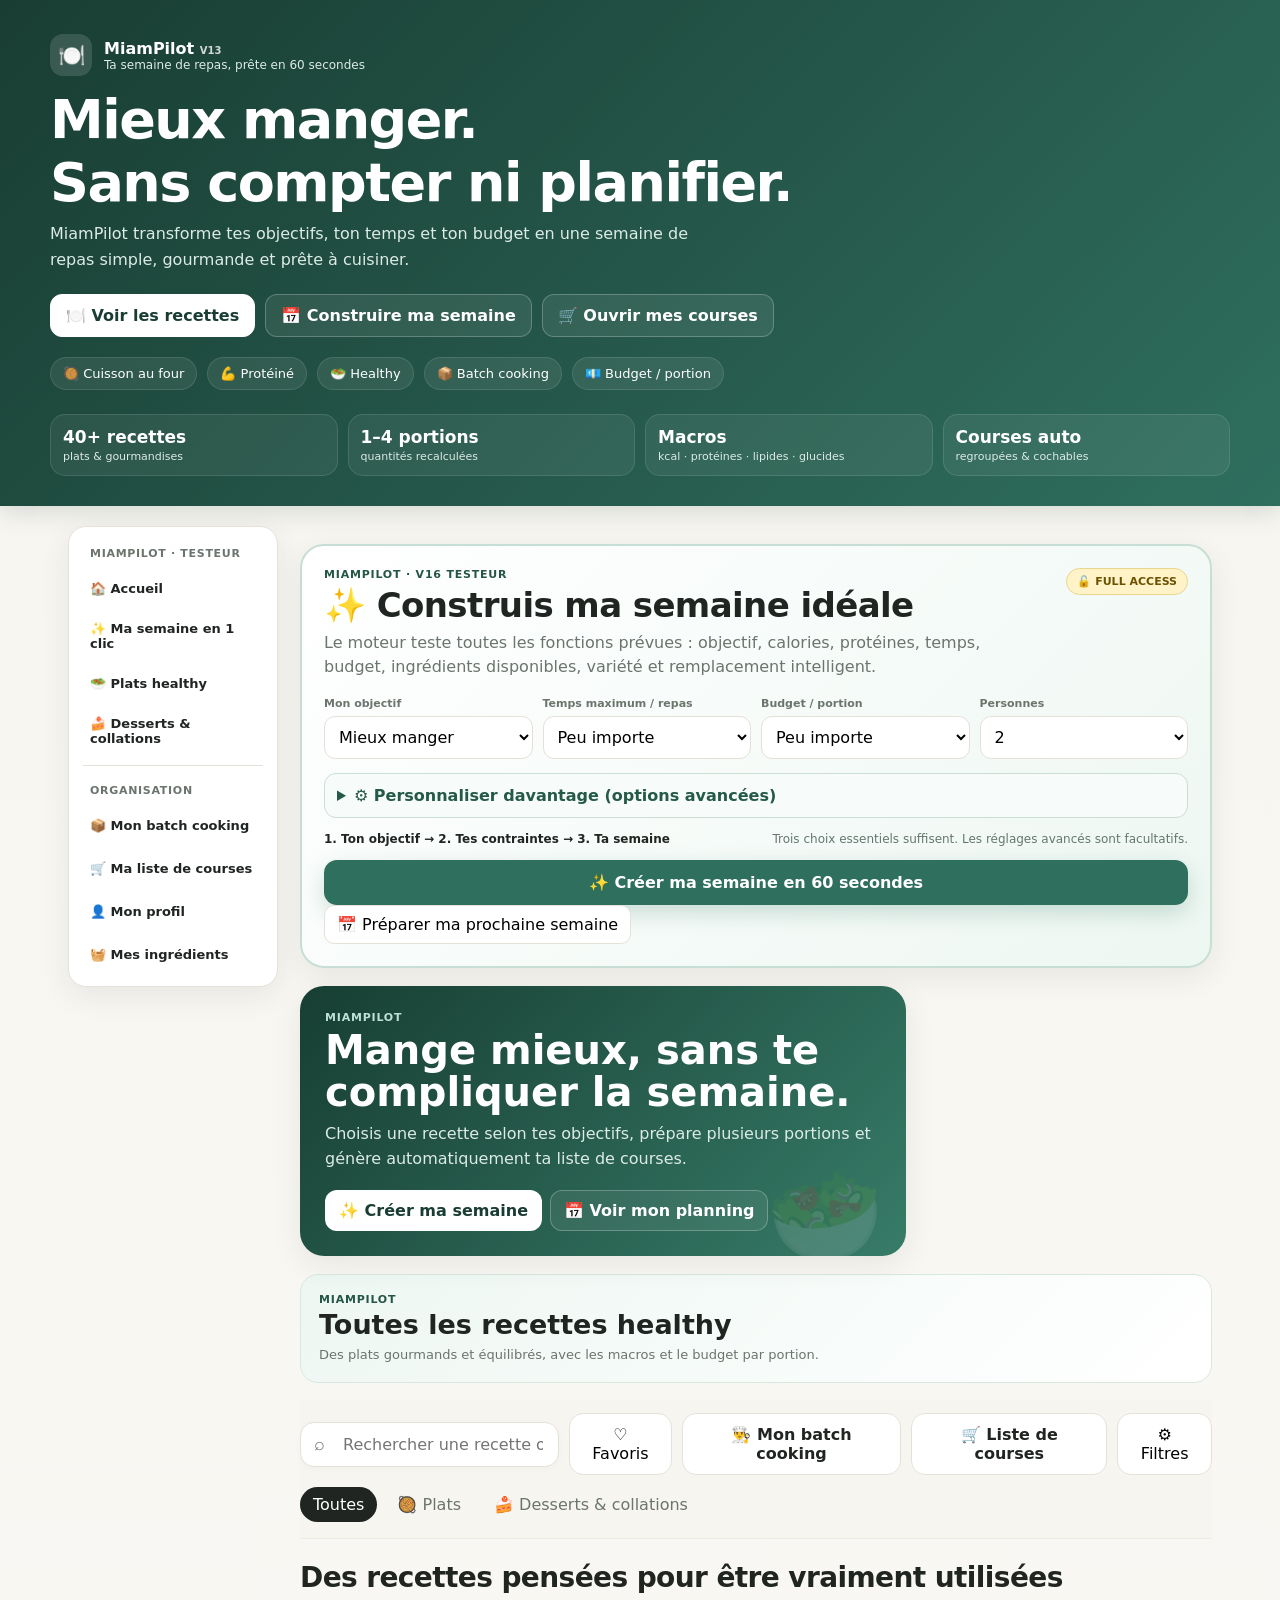
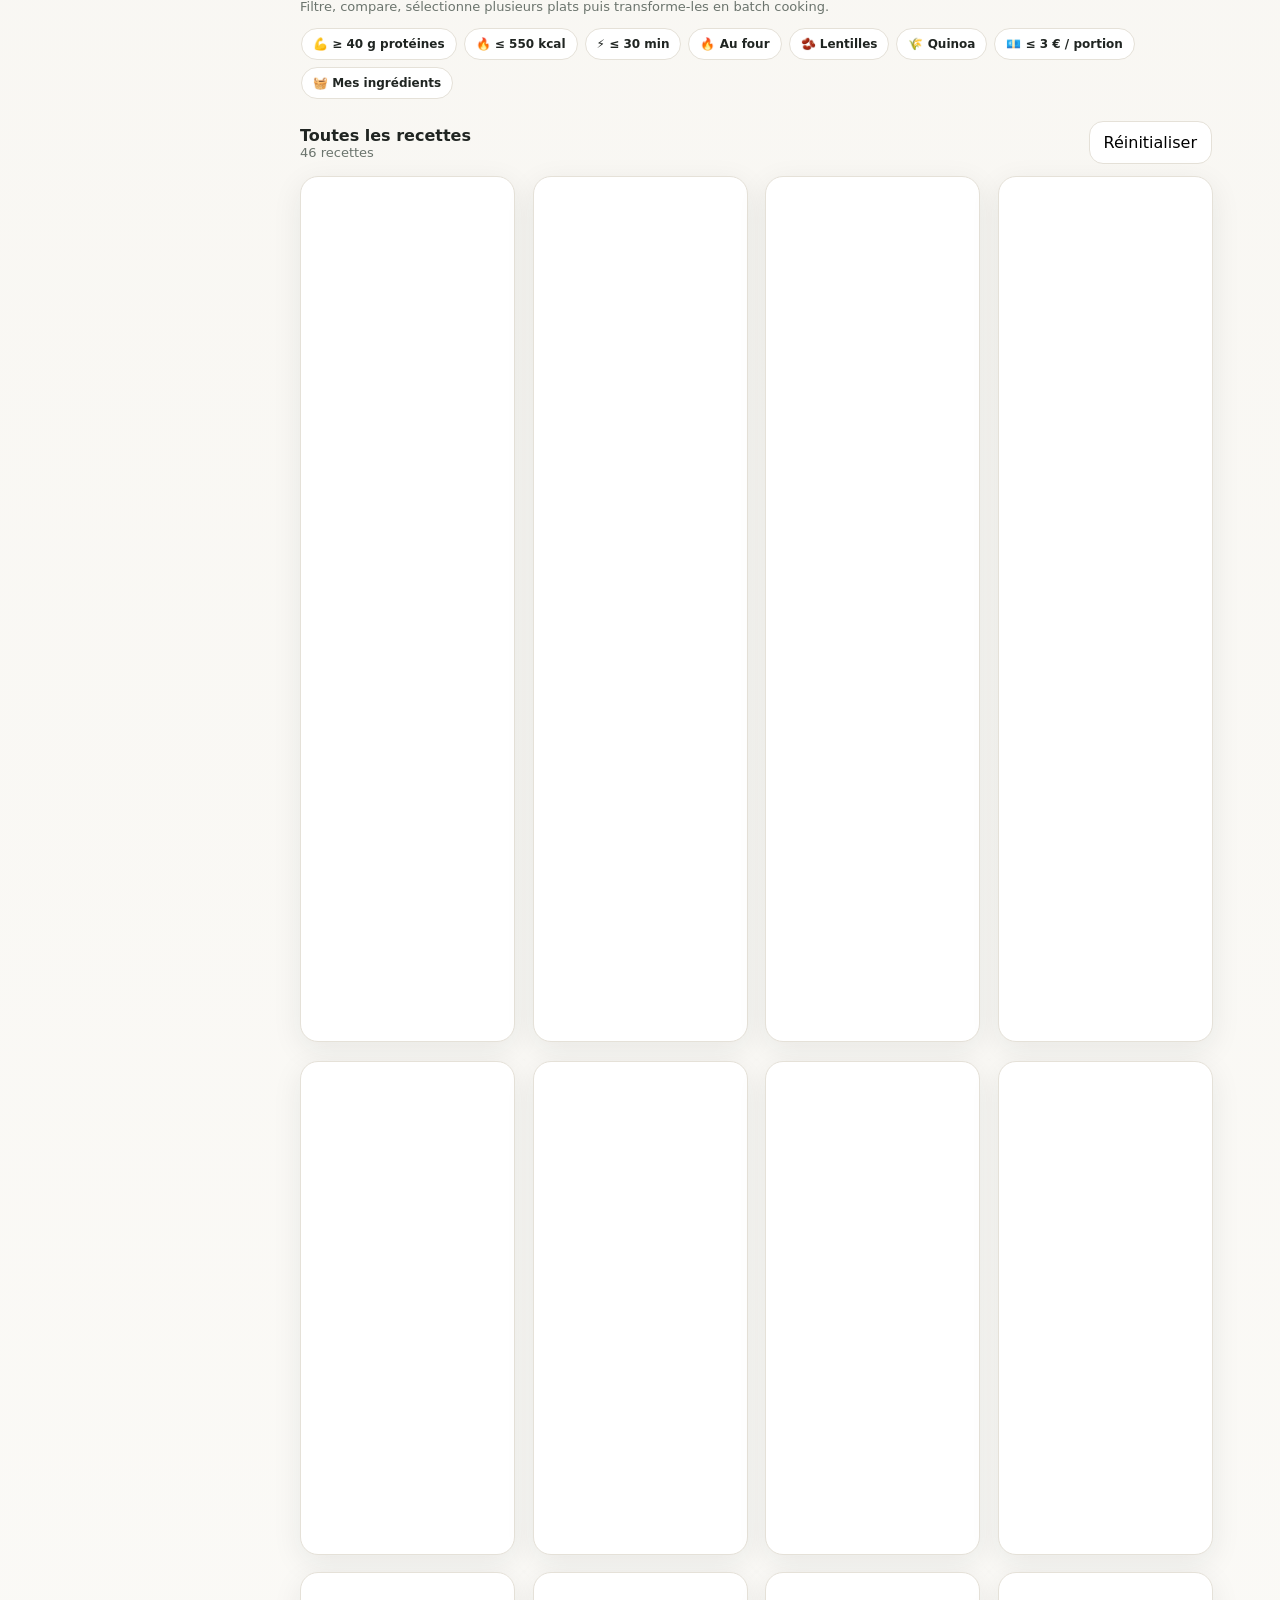
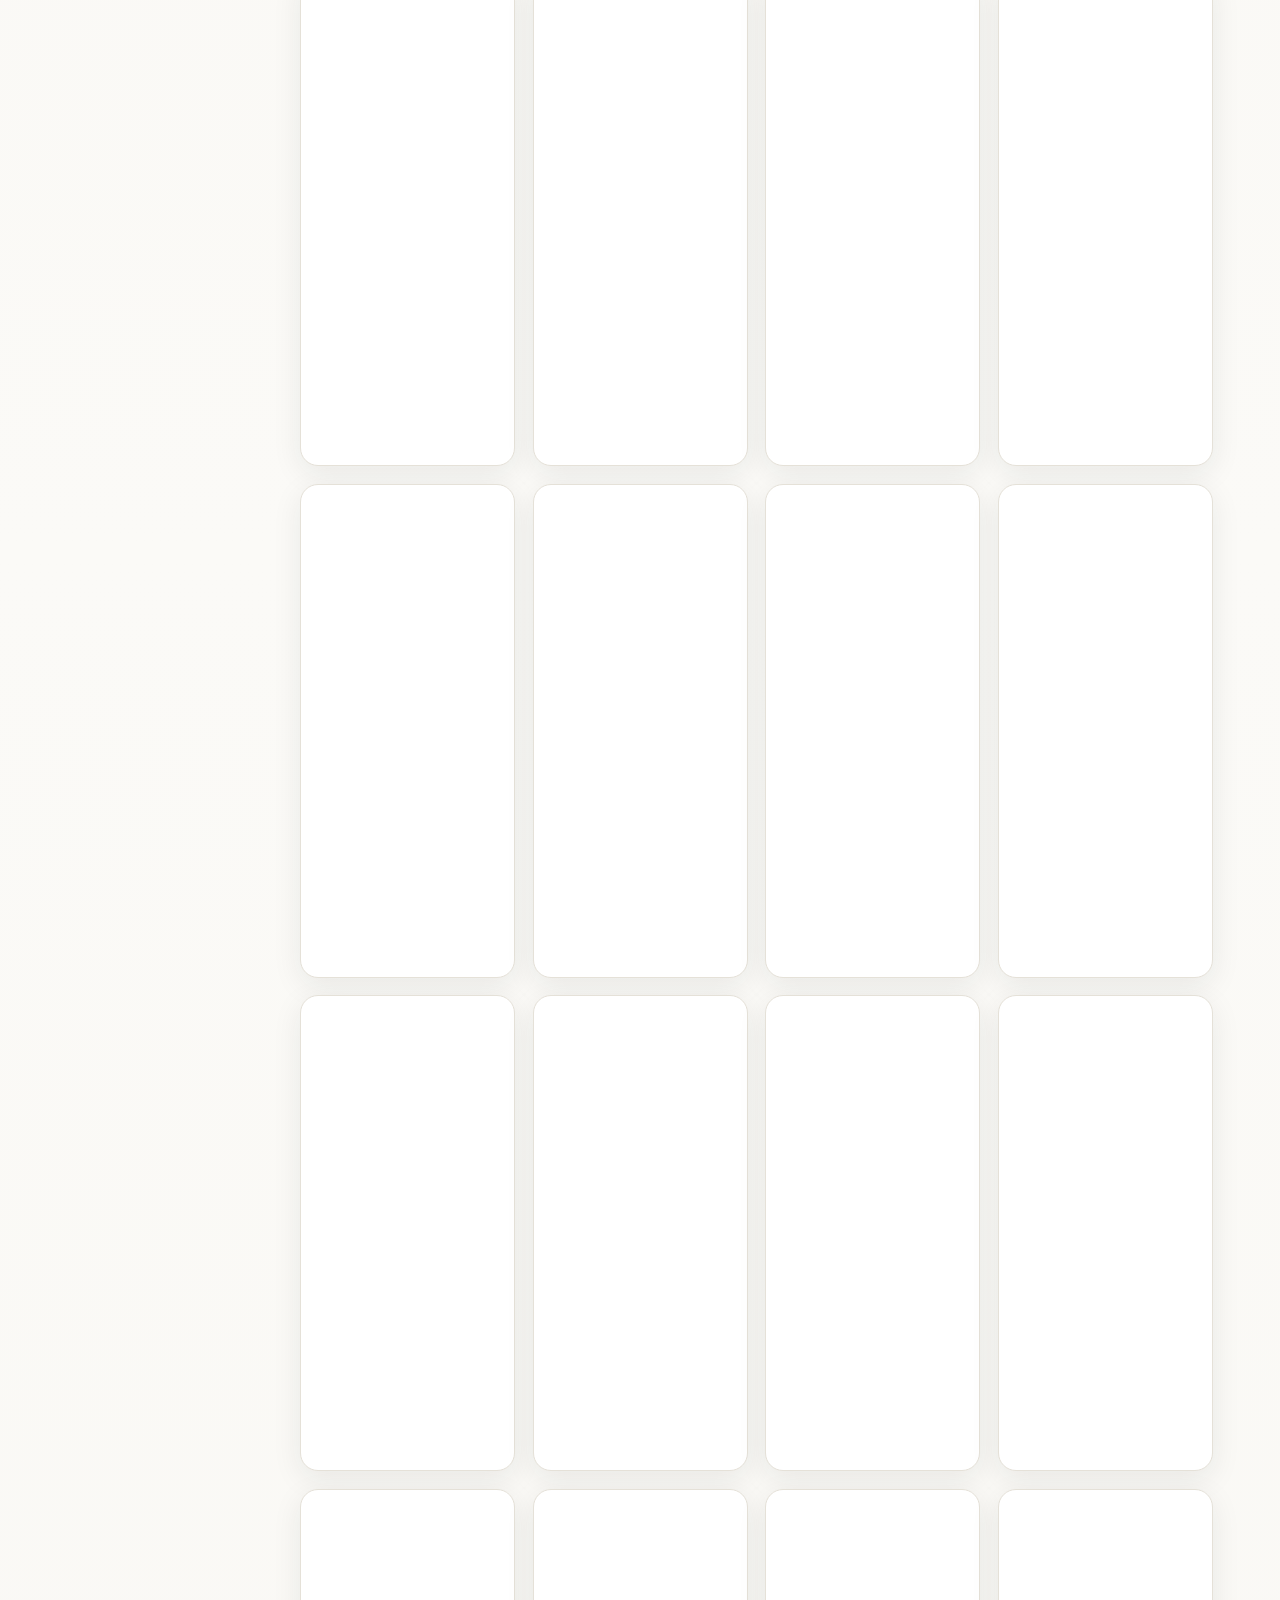
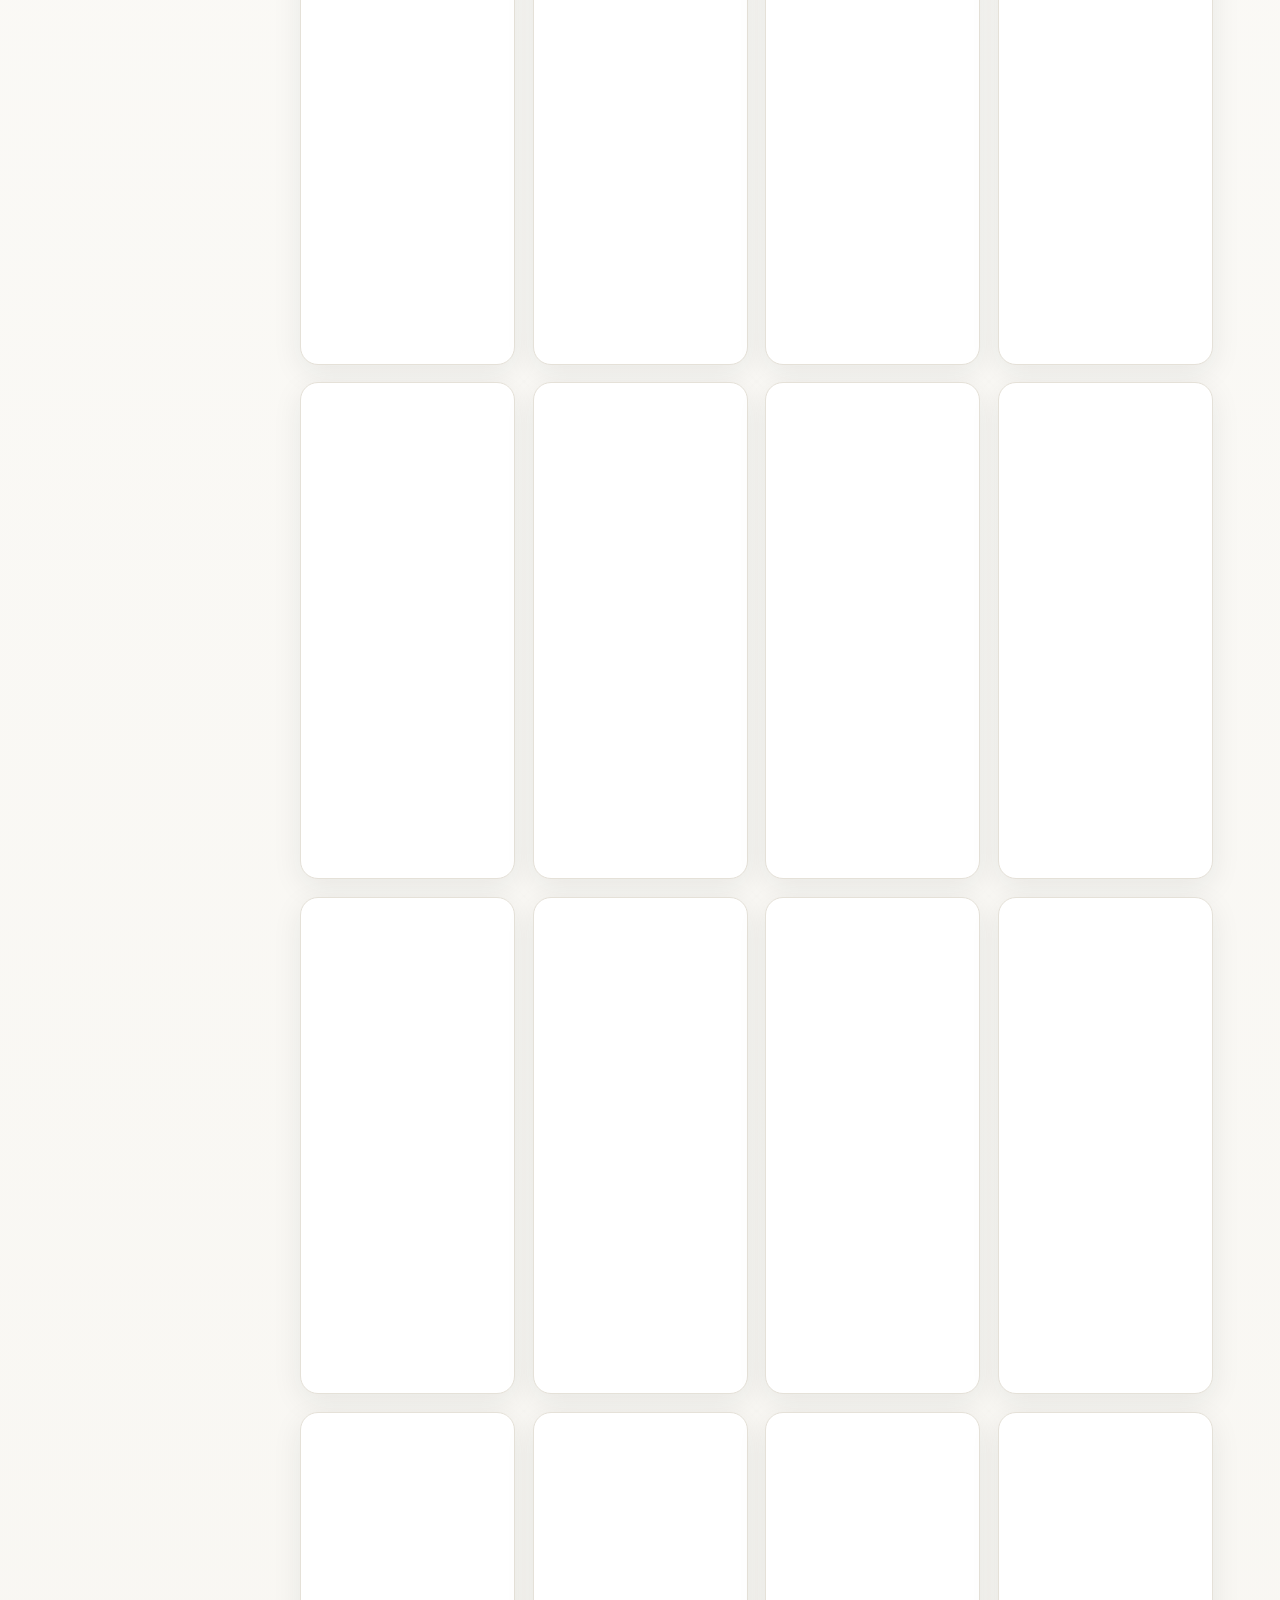
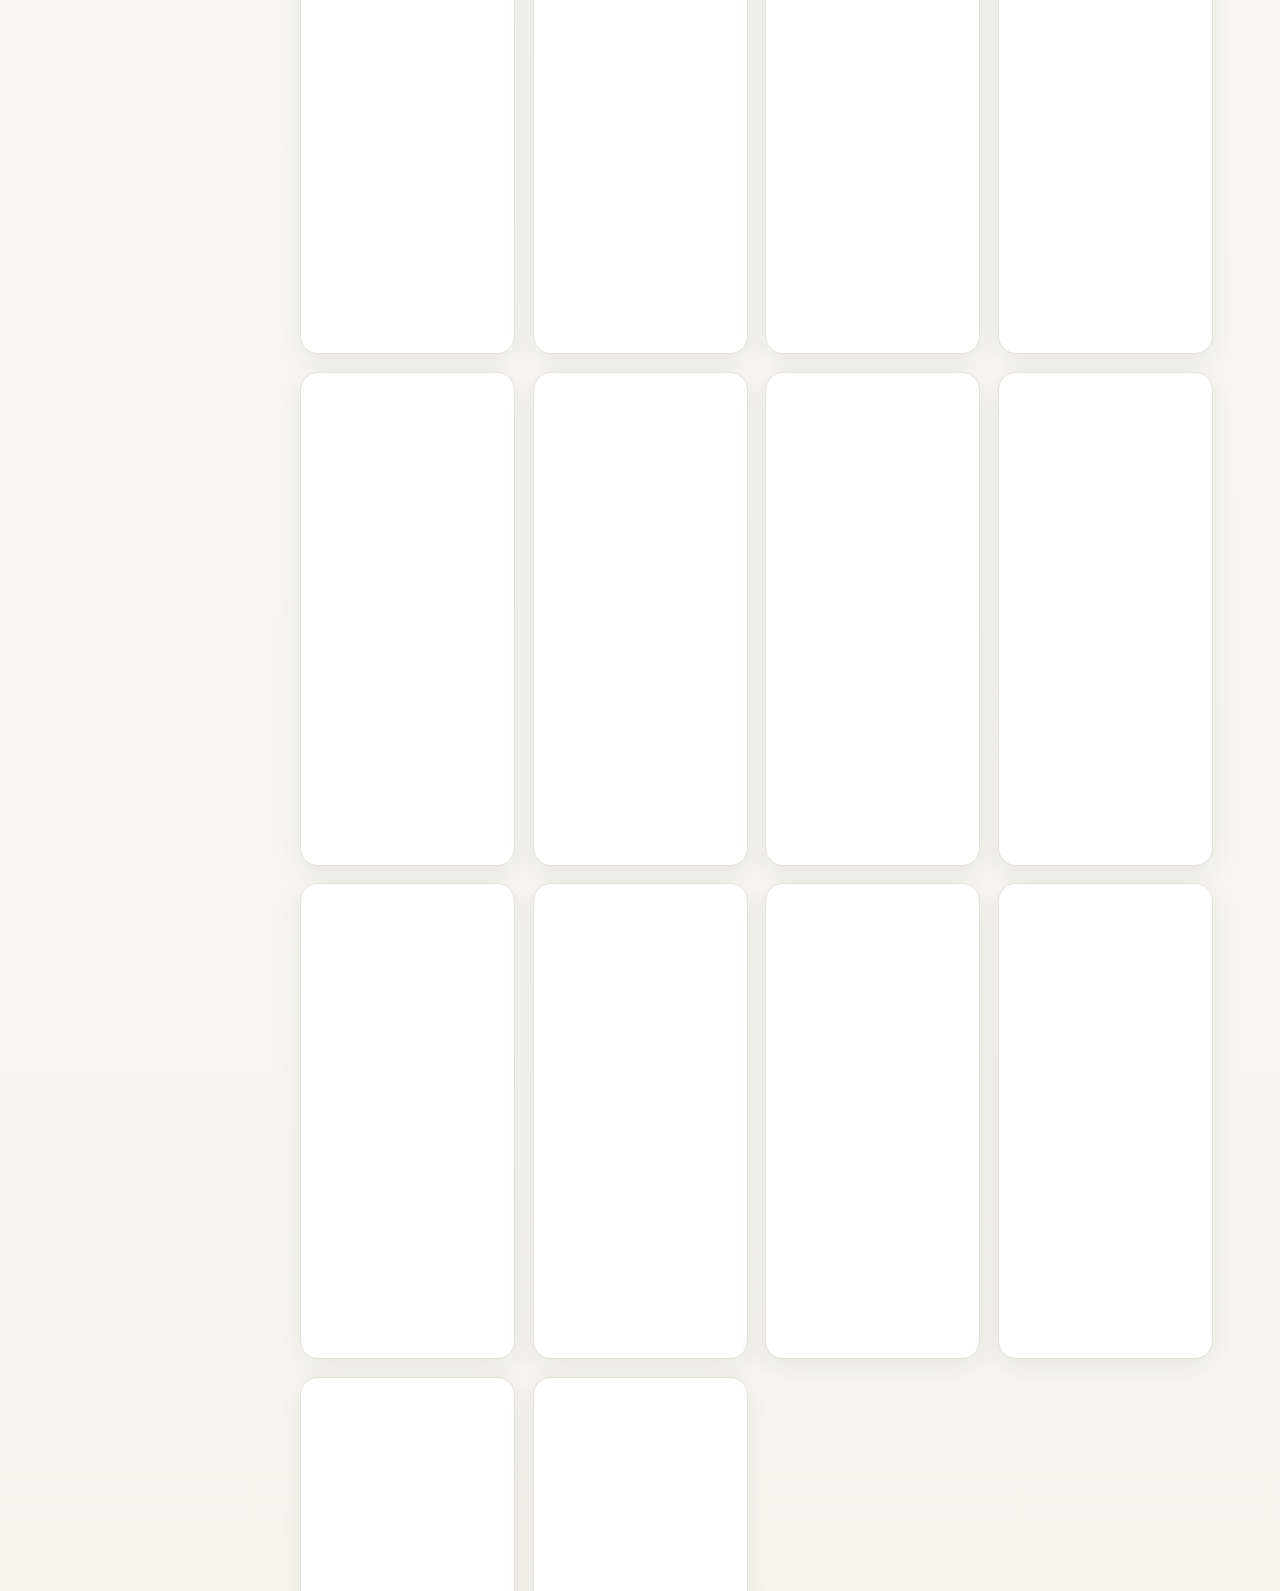
<file: index.html>
<!doctype html>
<html lang="fr">
<head>
<meta charset="utf-8">
<meta name="viewport" content="width=device-width,initial-scale=1">
<title>MiamPilot V16 UX First — Full Access</title>

<style>
:root{--bg:#f7f5f0;--card:#fff;--text:#202522;--muted:#6b746d;--accent:#2f6f5e;--accent-dark:#245647;--accent-soft:#e8f1ed;--line:#e5e1d8;--shadow:0 8px 30px rgba(31,43,36,.08)}
*{box-sizing:border-box}html{scroll-behavior:smooth}body{margin:0;background:var(--bg);color:var(--text);font-family:Inter,ui-sans-serif,system-ui,-apple-system,BlinkMacSystemFont,"Segoe UI",sans-serif}button,input,select{font:inherit}
header{background:linear-gradient(135deg,#193d33,#2f6f5e);color:#fff;padding:34px 18px 30px;box-shadow:0 5px 24px rgba(25,61,51,.16)}.hero{max-width:1180px;margin:auto}.brand{display:flex;align-items:center;gap:12px}.brand-mark{width:42px;height:42px;border-radius:13px;background:#fff2;display:grid;place-items:center;font-size:22px}.brand h1{margin:0;font-size:26px;letter-spacing:-.4px}.hero p{margin:7px 0 0;color:#dcebe5;font-size:14px}.hero-stats{display:flex;gap:10px;flex-wrap:wrap;margin-top:20px}.hero-stat{background:#ffffff14;border:1px solid #ffffff1c;padding:8px 12px;border-radius:999px;font-size:13px}
main{max-width:1180px;margin:auto;padding:20px 18px 90px}.site-layout{display:grid;grid-template-columns:210px minmax(0,1fr);gap:22px;align-items:start}.side-nav{position:sticky;top:78px;background:#fff;border:1px solid var(--line);border-radius:18px;padding:10px;box-shadow:var(--shadow);z-index:15}.side-nav-title{font-size:11px;text-transform:uppercase;letter-spacing:.7px;color:var(--muted);font-weight:800;padding:10px 11px 7px}.side-nav button{width:100%;display:flex;align-items:center;gap:9px;border:0;background:transparent;color:var(--text);padding:11px;border-radius:11px;text-align:left;cursor:pointer;font-weight:700;font-size:13px}.side-nav button:hover{background:var(--accent-soft);color:var(--accent-dark)}.side-nav button.active{background:var(--accent);color:#fff}.side-nav .nav-sep{height:1px;background:var(--line);margin:8px 4px}.page-kicker{font-size:11px;text-transform:uppercase;letter-spacing:.8px;color:var(--accent-dark);font-weight:900}.healthy-hero{background:linear-gradient(135deg,#edf7f2,#fff);border:1px solid #d8e8e0;border-radius:18px;padding:18px;margin:18px 0}.healthy-hero h2{margin:3px 0 5px;font-size:27px}.healthy-hero p{margin:0;color:var(--muted);font-size:13px;line-height:1.5}.side-nav-mobile{display:none}@media(max-width:850px){.site-layout{display:block}.side-nav{display:none}.side-nav-mobile{display:flex;position:sticky;top:0;z-index:19;background:rgba(247,245,240,.96);backdrop-filter:blur(10px);overflow-x:auto;gap:6px;padding:8px 0;border-bottom:1px solid var(--line)}.side-nav-mobile button{white-space:nowrap;border:1px solid var(--line);background:#fff;border-radius:999px;padding:8px 11px;font-size:12px;font-weight:800}.side-nav-mobile button.active{background:var(--accent);color:#fff;border-color:var(--accent)}}.topbar{position:sticky;top:0;z-index:20;background:rgba(247,245,240,.94);backdrop-filter:blur(10px);padding:12px 0;border-bottom:1px solid #e5e1d880}.search-row{display:flex;gap:10px;align-items:center}.search{flex:1;min-width:0;padding:12px 15px 12px 42px;border:1px solid var(--line);border-radius:14px;background:#fff;box-shadow:0 2px 8px #00000006;outline:none}.search:focus{border-color:var(--accent)}.search-wrap{position:relative;flex:1}.search-icon{position:absolute;left:14px;top:11px;font-size:18px;color:var(--muted)}.fav-btn,.filter-btn{border:1px solid var(--line);background:#fff;border-radius:14px;padding:11px 14px;cursor:pointer}.fav-btn.active{background:var(--accent-soft);border-color:#b9d3c9;color:var(--accent-dark);font-weight:700}
.tabs{display:flex;gap:7px;overflow:auto;padding:12px 0 4px}.tab{white-space:nowrap;border:0;background:transparent;color:var(--muted);padding:8px 13px;border-radius:999px;cursor:pointer}.tab.active{background:var(--text);color:#fff}.filters-panel{display:none;background:#fff;border:1px solid var(--line);border-radius:16px;padding:15px;margin:10px 0 18px;box-shadow:var(--shadow)}.filters-panel.open{display:block}.filter-grid{display:grid;grid-template-columns:repeat(4,1fr);gap:12px}.filter-field label{display:block;font-size:12px;font-weight:700;color:var(--muted);margin-bottom:6px}.filter-field select{width:100%;padding:9px;border:1px solid var(--line);border-radius:10px;background:#fff}.results-head{display:flex;justify-content:space-between;align-items:center;gap:10px;margin:16px 0 12px}.results-count{font-size:13px;color:var(--muted)}
.grid{display:grid;grid-template-columns:repeat(4,minmax(0,1fr));gap:18px}.card{background:var(--card);border:1px solid var(--line);border-radius:18px;overflow:hidden;cursor:pointer;transition:.18s;box-shadow:var(--shadow);position:relative}.card:hover{transform:translateY(-3px);box-shadow:0 14px 34px rgba(31,43,36,.13)}.card-img{height:205px;overflow:hidden;background:linear-gradient(135deg,#e9eee9,#f2ede5);position:relative}.photo-placeholder{height:100%;display:grid;place-items:center;text-align:center;color:#7b857e;font-size:13px;padding:20px}.photo-placeholder strong{display:block;font-size:30px;margin-bottom:6px}.card-img img{width:100%;height:100%;object-fit:cover;display:block}.heart{position:absolute;right:10px;top:10px;width:38px;height:38px;border:0;border-radius:50%;background:#ffffffe8;cursor:pointer;font-size:18px;z-index:2}.heart.saved{color:#c44747}.card-body{padding:15px}.tag{display:inline-block;font-size:11px;font-weight:700;letter-spacing:.2px;border-radius:999px;padding:5px 9px;background:var(--accent-soft);color:var(--accent-dark);margin-bottom:8px}.card h2{font-size:17px;line-height:1.25;margin:1px 0 9px;letter-spacing:-.2px}.meta{color:var(--muted);font-size:12px;line-height:1.5}.macro-line{display:flex;gap:6px;flex-wrap:wrap;margin-top:11px}.macro-pill{background:#f5f4ef;border-radius:8px;padding:5px 7px;font-size:11px;color:#505952}.empty{color:var(--muted);padding:40px 10px;text-align:center;grid-column:1/-1}
#detail{display:none}.back{margin-bottom:12px;border:1px solid var(--line);background:#fff;border-radius:12px;padding:9px 13px;cursor:pointer}.panel{background:#fff;border:1px solid var(--line);border-radius:22px;padding:20px;box-shadow:var(--shadow)}.detail-head{display:flex;justify-content:space-between;gap:15px;flex-wrap:wrap;align-items:flex-start}.detail-head h2{font-size:30px;line-height:1.15;margin:0 0 7px;letter-spacing:-.6px}.detail-visual{height:360px;border-radius:18px;margin:18px 0;overflow:hidden;background:linear-gradient(135deg,#e9eee9,#f2ede5)}.detail-visual img{width:100%;height:100%;object-fit:cover}.controls{display:flex;gap:8px;align-items:center;flex-wrap:wrap;margin:16px 0}.portion button{padding:8px 12px;border:1px solid var(--line);background:#fff;border-radius:9px;cursor:pointer}.portion button.active{background:var(--accent);color:#fff;border-color:var(--accent)}input[type=number]{width:76px;padding:8px;border:1px solid var(--line);border-radius:9px}.quantity-guide{background:#faf9f5;border:1px solid var(--line);border-radius:15px;padding:14px;margin:10px 0 18px}.quantity-guide h3{margin:0 0 9px}.nutrition-box{background:linear-gradient(135deg,#edf6f2,#fff9ef);border:1px solid #dce8e2;border-radius:15px;padding:14px;margin:10px 0 18px}.nutrition-grid{display:grid;grid-template-columns:repeat(4,1fr);gap:8px}.nutrition-item{text-align:center;background:#fff;border-radius:11px;padding:10px 5px;border:1px solid var(--line)}.nutrition-value{font-weight:800;font-size:20px}.nutrition-label{font-size:11px;color:var(--muted)}.quantity-table{width:100%;border-collapse:collapse;font-size:13px}.quantity-table th,.quantity-table td{text-align:left;padding:7px 8px;border-bottom:1px solid var(--line)}.quantity-table th{color:var(--muted);font-weight:700}.cols{display:grid;grid-template-columns:1fr 1fr;gap:22px}h3{margin:16px 0 9px}.ingredients{list-style:none;padding:0;margin:0}.ingredients li{padding:9px 0;border-bottom:1px solid var(--line)}.qty{font-weight:800}.note{background:#fff5dc;padding:10px;border-radius:10px;color:#604b00;font-size:13px;margin-top:12px}.shopping{background:#edf7f2;border-radius:14px;padding:13px}.shop-item{display:flex;gap:9px;align-items:flex-start;padding:7px 0}.shop-item input{margin-top:4px}.variant{padding:8px;border:1px solid var(--line);border-radius:9px;background:#fff}.print{border:1px solid var(--line);background:#fff;border-radius:10px;padding:8px 12px;cursor:pointer}.small{font-size:12px;color:var(--muted)}
.bottom-nav{display:none}@media(max-width:950px){.grid{grid-template-columns:repeat(3,minmax(0,1fr))}.filter-grid{grid-template-columns:repeat(2,1fr)}}@media(max-width:650px){header{padding:24px 16px}.brand h1{font-size:22px}main{padding:12px 12px 80px}.grid{grid-template-columns:repeat(2,minmax(0,1fr));gap:11px}.card-img{height:145px}.card-body{padding:11px}.card h2{font-size:15px}.detail-visual{height:240px}.detail-head h2{font-size:25px}.cols{grid-template-columns:1fr}.nutrition-grid{grid-template-columns:repeat(2,1fr)}.filter-grid{grid-template-columns:1fr 1fr}.bottom-nav{display:flex;position:fixed;bottom:0;left:0;right:0;background:#fff;border-top:1px solid var(--line);z-index:30;justify-content:space-around;padding:8px 4px calc(8px + env(safe-area-inset-bottom))}.bottom-nav button{border:0;background:none;color:var(--muted);font-size:11px}.bottom-nav button span{display:block;font-size:19px;margin-bottom:2px}.search-row .fav-btn{font-size:0;padding:11px 12px}.search-row .fav-btn:first-letter{font-size:18px}}@media print{header,.topbar,.back,.controls,.bottom-nav{display:none!important}body{background:#fff}.panel{border:0;box-shadow:none}.detail-visual{height:250px}}

/* V3 — planning batch cooking */
.planner-btn{border:1px solid var(--line);background:#fff;color:var(--text);border-radius:14px;padding:11px 14px;cursor:pointer;font-weight:700}.planner-btn:hover{border-color:#b9d3c9;background:#fff}
#planner{display:none}.planner-head{display:flex;justify-content:space-between;gap:15px;align-items:flex-start;flex-wrap:wrap;margin-bottom:18px}.planner-head h2{margin:0 0 5px;font-size:28px}.planner-actions{display:flex;gap:8px;flex-wrap:wrap}.planner-action{border:1px solid var(--line);background:#fff;border-radius:10px;padding:9px 12px;cursor:pointer}.planner-action.primary{background:var(--accent);color:#fff;border-color:var(--accent)}
.planner-layout{display:grid;grid-template-columns:minmax(0,1.45fr) minmax(300px,.75fr);gap:18px}.week-grid{display:grid;grid-template-columns:repeat(7,minmax(125px,1fr));gap:9px;overflow-x:auto;padding-bottom:5px}.day{background:#faf9f5;border:1px solid var(--line);border-radius:15px;min-height:270px;overflow:hidden}.day-head{padding:10px 10px 8px;border-bottom:1px solid var(--line);background:#fff}.day-name{font-weight:800}.day-date{font-size:11px;color:var(--muted);margin-top:2px}.meal-slot{padding:8px;border-bottom:1px dashed #ddd8ce;min-height:92px}.meal-label{font-size:10px;text-transform:uppercase;letter-spacing:.5px;color:var(--muted);font-weight:800;margin-bottom:5px}.plan-card{background:#fff;border:1px solid #dce7e1;border-radius:10px;padding:8px;position:relative}.plan-title{font-size:12px;font-weight:800;line-height:1.25;padding-right:20px}.plan-meta{font-size:10px;color:var(--muted);margin-top:4px}.plan-remove{position:absolute;right:5px;top:4px;border:0;background:none;color:#9a6b6b;cursor:pointer;font-size:16px}.empty-slot{font-size:11px;color:#aaa;padding:8px 0}.planner-side{background:#fff;border:1px solid var(--line);border-radius:18px;padding:16px;box-shadow:var(--shadow);height:max-content;position:sticky;top:82px}.planner-side h3{margin-top:0}.plan-summary{display:grid;grid-template-columns:repeat(3,1fr);gap:7px;margin-bottom:14px}.summary-item{background:#f7f5f0;border-radius:10px;padding:9px;text-align:center}.summary-value{font-weight:800;font-size:18px}.summary-label{font-size:10px;color:var(--muted)}.shop-list{max-height:500px;overflow:auto}.shop-group{padding:7px 0;border-bottom:1px solid var(--line);display:flex;justify-content:space-between;gap:10px;font-size:12px}.shop-group input{margin:2px 7px 0 0;accent-color:var(--accent);width:16px;height:16px}.shop-group.checked{opacity:.55;text-decoration:line-through}.shopping-page-list{background:#fff;border:1px solid var(--line);border-radius:16px;padding:14px}.shopping-page-list .shop-group{font-size:14px;padding:11px 4px}.shopping-page-head{display:flex;justify-content:space-between;align-items:flex-start;gap:14px;flex-wrap:wrap;margin-bottom:16px}.shopping-page-head h2{margin:0 0 5px;font-size:28px}.shopping-actions{display:flex;gap:8px;flex-wrap:wrap}.shopping-action{border:1px solid var(--line);background:#fff;border-radius:10px;padding:8px 11px;cursor:pointer}.shopping-action.primary{background:var(--accent);border-color:var(--accent);color:#fff;font-weight:700}.shop-budget{white-space:nowrap;color:#765500;font-weight:800;font-size:11px}.shop-budget .pct{color:var(--muted);font-weight:600}.shop-total{display:flex;justify-content:space-between;gap:10px;margin-top:10px;padding-top:10px;border-top:2px solid var(--line);font-size:12px}.shop-total strong{color:#765500}.batch-shopping .shop-line{display:flex;justify-content:space-between;gap:10px;width:100%}.batch-shopping .shop-budget{margin-left:auto}.add-plan{border:1px solid #b9d3c9;background:var(--accent-soft);color:var(--accent-dark);border-radius:9px;padding:8px 10px;cursor:pointer;font-weight:700}
@media(max-width:1000px){.planner-layout{grid-template-columns:1fr}.planner-side{position:static}.week-grid{grid-template-columns:repeat(7,145px)}}
@media(max-width:650px){.planner-head h2{font-size:24px}.planner-layout{gap:12px}.week-grid{grid-template-columns:repeat(7,138px)}.planner-side{padding:13px}.planner-btn{font-size:0;padding:11px 12px}.planner-btn:first-letter{font-size:18px}}


.plan-modal{display:none;position:fixed;inset:0;background:#0008;z-index:100;align-items:center;justify-content:center;padding:18px}
.plan-modal.open{display:flex}.plan-dialog{width:min(560px,100%);max-height:min(760px,92vh);overflow:auto;background:#fff;border-radius:22px;box-shadow:0 24px 70px #0004;padding:20px}.plan-dialog-head{display:flex;justify-content:space-between;gap:15px;align-items:flex-start;margin-bottom:16px}.plan-dialog-head h2{margin:0 0 4px;font-size:24px}.modal-close{border:0;background:#f2f0eb;width:36px;height:36px;border-radius:50%;cursor:pointer;font-size:20px}.day-selector{display:grid;grid-template-columns:repeat(2,1fr);gap:8px;margin:10px 0 16px}.day-check{display:flex;align-items:center;gap:9px;border:1px solid var(--line);border-radius:11px;padding:10px;cursor:pointer;background:#fff}.day-check:has(input:checked){background:var(--accent-soft);border-color:#b9d3c9;color:var(--accent-dark);font-weight:700}.day-check input{accent-color:var(--accent);width:17px;height:17px}.meal-selector{display:flex;gap:8px;margin:8px 0 16px}.meal-choice{flex:1}.meal-choice input{display:none}.meal-choice span{display:block;text-align:center;border:1px solid var(--line);border-radius:11px;padding:11px;cursor:pointer}.meal-choice input:checked+span{background:var(--accent);border-color:var(--accent);color:#fff;font-weight:700}.portion-field{display:flex;align-items:center;gap:10px;margin:8px 0 18px}.portion-field input{width:90px}.modal-actions{display:flex;justify-content:flex-end;gap:8px;border-top:1px solid var(--line);padding-top:15px}.modal-actions button{border:1px solid var(--line);background:#fff;border-radius:10px;padding:10px 14px;cursor:pointer}.modal-actions .confirm{background:var(--accent);border-color:var(--accent);color:#fff;font-weight:700}
@media(max-width:500px){.day-selector{grid-template-columns:1fr}.plan-dialog{padding:16px}}

/* V4 — budget + cuisine planner polish */
.plan-card{cursor:pointer;transition:.15s}.plan-card:hover{border-color:#9ec5b6;box-shadow:0 5px 14px rgba(31,43,36,.08);transform:translateY(-1px)}.plan-open{font-size:10px;color:var(--accent-dark);font-weight:800;margin-top:5px}.cost-pill{background:#fff7e2;color:#765500;border:1px solid #ead8a5}.detail-cost{display:inline-block;margin-top:8px;background:#fff7e2;color:#765500;border:1px solid #ead8a5;border-radius:999px;padding:5px 9px;font-size:12px;font-weight:800}.budget-note{background:#fff7e2;border:1px solid #ead8a5;color:#765500;border-radius:12px;padding:10px 12px;font-size:12px;margin-top:10px}.planner-budget{background:linear-gradient(135deg,#fff7e2,#fffdf7);border:1px solid #ead8a5}.planner-budget .summary-value{color:#765500}.summary-budget{grid-column:1/-1}
@media(max-width:650px){.plan-open{font-size:9px}}
/* V4/V5 — batch selection + cooking mode */
.batch-toolbar{display:flex;align-items:center;justify-content:space-between;gap:10px;background:#fff;border:1px solid var(--line);border-radius:16px;padding:11px 14px;margin:10px 0 18px;box-shadow:var(--shadow)}.batch-toolbar strong{color:var(--accent-dark)}.batch-toolbar-actions{display:flex;gap:8px;flex-wrap:wrap}.batch-toolbar button,.batch-btn{border:1px solid var(--line);background:#fff;border-radius:11px;padding:9px 12px;cursor:pointer;font-weight:700}.batch-toolbar .primary,.batch-btn.primary{background:var(--accent);color:#fff;border-color:var(--accent)}
.batch-check{position:absolute;top:10px;left:10px;z-index:3;width:28px;height:28px;border-radius:9px;background:#fff;display:grid;place-items:center;box-shadow:0 2px 8px #0002}.batch-check input{width:18px;height:18px;accent-color:var(--accent)}
.batch-panel{background:#fff;border:1px solid var(--line);border-radius:18px;padding:16px;margin-bottom:18px;box-shadow:var(--shadow)}.batch-panel-head{display:flex;justify-content:space-between;align-items:center;gap:10px;flex-wrap:wrap}.batch-panel h3{margin:0}.batch-items{display:grid;gap:8px;margin-top:12px}.batch-item{display:grid;grid-template-columns:1fr auto auto;gap:10px;align-items:center;padding:10px 0;border-bottom:1px solid var(--line)}.batch-item:last-child{border-bottom:0}.batch-item-title{font-weight:800}.batch-item-meta{font-size:12px;color:var(--muted);margin-top:2px}.batch-portion{width:72px;padding:7px 8px;border:1px solid var(--line);border-radius:9px}.batch-remove{border:0;background:transparent;color:#a34a4a;font-size:18px;cursor:pointer}.batch-total{display:flex;gap:12px;flex-wrap:wrap;margin-top:14px}.batch-stat{background:var(--accent-soft);border-radius:12px;padding:9px 12px}.batch-stat strong{display:block;font-size:18px;color:var(--accent-dark)}.batch-shopping{display:grid;gap:7px;margin-top:12px}.batch-shopping label{display:flex;gap:10px;align-items:center;padding:9px 10px;border:1px solid var(--line);border-radius:10px;background:#fff}.batch-shopping input{width:18px;height:18px;accent-color:var(--accent)}
.cook-btn{background:#1f4d40!important;color:#fff!important;border-color:#1f4d40!important}.cook-modal{position:fixed;inset:0;background:rgba(20,35,30,.96);z-index:100;display:none;color:#fff}.cook-modal.open{display:flex}.cook-shell{width:min(760px,100%);margin:auto;min-height:100%;display:flex;flex-direction:column;padding:24px}.cook-top{display:flex;justify-content:space-between;align-items:center;gap:12px}.cook-close{border:0;background:#ffffff18;color:#fff;width:42px;height:42px;border-radius:12px;font-size:24px;cursor:pointer}.cook-kicker{text-transform:uppercase;letter-spacing:1.5px;font-size:12px;color:#b8d6ca;font-weight:800}.cook-title{font-size:clamp(28px,6vw,48px);line-height:1.05;margin:8px 0 0}.cook-progress{height:7px;background:#ffffff1c;border-radius:99px;margin:28px 0 34px;overflow:hidden}.cook-progress span{display:block;height:100%;background:#b8d6ca;border-radius:99px;transition:width .2s}.cook-step{flex:1;display:flex;flex-direction:column;justify-content:center}.cook-step-label{font-size:18px;color:#b8d6ca;font-weight:800}.cook-instruction{font-size:clamp(28px,5vw,52px);line-height:1.12;font-weight:800;margin-top:16px;max-width:700px}.cook-actions{display:flex;justify-content:space-between;gap:10px;margin-top:30px}.cook-actions button{border:1px solid #ffffff2d;background:#ffffff12;color:#fff;border-radius:13px;padding:13px 18px;cursor:pointer;font-weight:800}.cook-actions .next{background:#fff;color:#1f4d40;border-color:#fff}
@media(max-width:650px){.batch-item{grid-template-columns:1fr auto}.batch-item .batch-portion{grid-column:1}.batch-item .batch-remove{grid-column:2;grid-row:1}.cook-shell{padding:18px}.cook-instruction{font-size:31px}}
/* V6-V10 professional UX */
.hero-copy{max-width:760px}.hero-copy h1{font-size:clamp(32px,5vw,54px);letter-spacing:-1.5px;margin:12px 0 0}.hero-copy p{font-size:16px;max-width:650px;line-height:1.6}.hero-actions{display:flex;gap:10px;flex-wrap:wrap;margin-top:22px}.hero-action{border:1px solid #ffffff3d;background:#ffffff14;color:#fff;border-radius:12px;padding:11px 15px;cursor:pointer;font-weight:800}.hero-action.primary{background:#fff;color:#193d33;border-color:#fff}.hero-kpis{display:grid;grid-template-columns:repeat(4,1fr);gap:10px;margin-top:24px}.hero-kpi{background:#ffffff10;border:1px solid #ffffff1d;border-radius:15px;padding:12px}.hero-kpi strong{display:block;font-size:17px}.hero-kpi span{display:block;color:#dcebe5;font-size:11px;margin-top:3px}.catalog-intro{margin:22px 0 10px}.catalog-intro h2{margin:0;font-size:28px;letter-spacing:-.6px}.catalog-intro p{margin:5px 0 0;color:var(--muted);font-size:13px}.smart-chips{display:flex;gap:7px;flex-wrap:wrap;margin:12px 0 4px}.smart-chip{border:1px solid var(--line);background:#fff;border-radius:999px;padding:8px 11px;cursor:pointer;color:var(--text);font-size:12px;font-weight:700}.smart-chip:hover{border-color:#a9c8bc;background:var(--accent-soft)}.card-badges,.detail-badges{display:flex;gap:5px;flex-wrap:wrap;margin-top:9px}.recipe-badge{font-size:10px;font-weight:800;padding:4px 7px;border-radius:999px;background:#f3f1eb;color:#59625c}.recipe-badge.green{background:var(--accent-soft);color:var(--accent-dark)}.recipe-badge.gold{background:#fff7e2;color:#765500}.card .budget-mini{margin-top:9px;color:#765500;font-weight:800;font-size:11px}.detail-trust{display:grid;grid-template-columns:repeat(3,1fr);gap:8px;margin:14px 0}.trust-card{background:#faf9f5;border:1px solid var(--line);border-radius:13px;padding:11px}.trust-card strong{display:block;font-size:12px}.trust-card span{display:block;color:var(--muted);font-size:11px;margin-top:3px}.storage-box{background:#f2f7f4;border:1px solid #d7e7df;border-radius:14px;padding:13px;margin-top:14px}.storage-grid{display:grid;grid-template-columns:repeat(3,1fr);gap:8px;margin-top:8px}.storage-grid div{background:#fff;border-radius:10px;padding:9px;font-size:11px}.storage-grid strong{display:block;font-size:12px}.profile-head{display:flex;justify-content:space-between;gap:15px;align-items:flex-start;flex-wrap:wrap;margin-bottom:16px}.profile-head h2{margin:0;font-size:30px}.profile-grid{display:grid;grid-template-columns:1fr 1fr;gap:16px}.profile-card{background:#fff;border:1px solid var(--line);border-radius:18px;padding:16px;box-shadow:var(--shadow)}.profile-card h3{margin-top:0}.pantry-input{display:flex;gap:8px}.pantry-input input{flex:1;padding:10px 12px;border:1px solid var(--line);border-radius:10px}.pantry-tags{display:flex;gap:6px;flex-wrap:wrap;margin-top:10px}.pantry-tag{background:var(--accent-soft);color:var(--accent-dark);border-radius:999px;padding:6px 9px;font-size:11px;font-weight:800}.pantry-tag button{border:0;background:none;color:inherit;cursor:pointer}.match-list{display:grid;gap:8px}.match-item{border:1px solid var(--line);border-radius:12px;padding:10px;background:#fff;display:flex;justify-content:space-between;gap:10px;align-items:center}.history-list{display:grid;gap:8px}.history-item{display:flex;justify-content:space-between;gap:10px;padding:9px 0;border-bottom:1px solid var(--line);font-size:12px}.profile-empty{color:var(--muted);font-size:13px;padding:10px 0}.cook-timer{display:flex;align-items:center;justify-content:center;gap:8px;flex-wrap:wrap;margin:10px 0 0}.timer-display{font-variant-numeric:tabular-nums;font-size:18px;font-weight:900;min-width:72px;text-align:center}.timer-btn{border:1px solid #ffffff2d;background:#ffffff12;color:#fff;border-radius:9px;padding:7px 9px;cursor:pointer}.cook-hint{font-size:11px;color:#b8d6ca;margin-top:8px}@media(max-width:800px){.hero-kpis{grid-template-columns:repeat(2,1fr)}.profile-grid{grid-template-columns:1fr}.detail-trust{grid-template-columns:1fr}.storage-grid{grid-template-columns:1fr 1fr}}@media(max-width:650px){.hero-copy h1{font-size:32px}.hero-kpi{padding:9px}.hero-kpi strong{font-size:14px}.catalog-intro h2{font-size:24px}.storage-grid{grid-template-columns:1fr}.profile-card{padding:13px}}/* V7 shopping UX */
.shopping-groups{display:grid;gap:16px}.shopping-group-title{display:flex;justify-content:space-between;align-items:center;gap:10px;font-size:12px;text-transform:uppercase;letter-spacing:.7px;color:var(--muted);font-weight:900;padding:6px 2px}.shopping-group-title span{font-size:11px;text-transform:none;letter-spacing:0;font-weight:700}.shopping-group{background:#fff;border:1px solid var(--line);border-radius:14px;padding:6px 12px}.shopping-group .shop-group{margin:0}.aisle-dot{width:8px;height:8px;border-radius:50%;display:inline-block;background:var(--accent);margin-right:7px}.pantry-match-badge{display:inline-block;margin-left:7px;background:#eef1ed;color:#59625c;border-radius:999px;padding:3px 6px;font-size:9px;font-weight:800}@media(max-width:650px){.shopping-group{padding:5px 9px}}/* V9-V10 personalization */
.rating-stars{display:flex;gap:2px;margin-top:5px}.rating-stars button{border:0;background:none;padding:0;cursor:pointer;font-size:17px;color:#b58b2a}.tested-badge{background:#e9f4ef!important;color:#245647!important}.budget-filter-note{font-size:11px;color:var(--muted);margin-top:4px}
/* V12 — UX polish, dashboard & accessibility */
:root{--radius:18px}body{background:linear-gradient(180deg,#f7f5f0 0,#fbfaf7 45%,#f7f5f0 100%)}
button{transition:transform .15s ease,box-shadow .15s ease,background .15s ease}button:active{transform:scale(.98)}button:focus-visible,input:focus-visible,select:focus-visible{outline:3px solid rgba(47,111,94,.22);outline-offset:2px}.side-nav button{min-height:43px}.site-content{min-width:0}.card{content-visibility:auto;contain-intrinsic-size:340px}.card h2{min-height:42px}.macro-pill{font-weight:650}.heart:hover,.batch-check:hover{transform:scale(1.06)}
.home-dashboard{display:grid;grid-template-columns:1.35fr .65fr;gap:14px;margin:18px 0}.home-welcome{background:linear-gradient(135deg,#173e33,#377c68);color:#fff;border-radius:24px;padding:25px;box-shadow:var(--shadow);position:relative;overflow:hidden}.home-welcome:after{content:"🥗";position:absolute;right:20px;bottom:-18px;font-size:96px;opacity:.13;transform:rotate(-10deg)}.home-welcome h2{font-size:clamp(27px,4vw,40px);line-height:1.05;margin:5px 0 9px;max-width:620px}.home-welcome p{max-width:650px;color:#dcebe5;line-height:1.55;margin:0}.home-actions{display:flex;gap:8px;flex-wrap:wrap;margin-top:18px}.home-action{border:1px solid #ffffff40;background:#fff;color:#193d33;border-radius:12px;padding:10px 13px;font-weight:800;cursor:pointer}.home-action.secondary{background:#ffffff12;color:#fff}.home-kpis{display:grid;grid-template-columns:1fr 1fr;gap:10px}.home-kpi{background:#fff;border:1px solid var(--line);border-radius:18px;padding:16px;box-shadow:var(--shadow)}.home-kpi strong{display:block;font-size:24px;color:var(--accent-dark)}.home-kpi span{font-size:12px;color:var(--muted)}
.smart-section{margin:16px 0}.smart-title{display:flex;justify-content:space-between;align-items:end;gap:10px;margin-bottom:9px}.smart-title h3{margin:0}.smart-chips{display:flex;gap:7px;overflow:auto;padding:2px 1px 6px}.smart-chip{white-space:nowrap;border:1px solid var(--line);background:#fff;border-radius:999px;padding:8px 11px;font-size:12px;font-weight:750;cursor:pointer}.smart-chip:hover{border-color:#9ec5b6;background:var(--accent-soft)}
.empty{background:#fff;border:1px dashed #cfc9bc;border-radius:16px}.empty button{margin-top:12px;border:0;background:var(--accent);color:#fff;border-radius:10px;padding:9px 12px;font-weight:750;cursor:pointer}
@media(max-width:850px){.home-dashboard{grid-template-columns:1fr}.home-kpis{grid-template-columns:repeat(4,1fr)}.healthy-hero{margin-top:12px}.topbar{top:51px}}
@media(max-width:650px){.home-welcome{padding:20px}.home-kpis{grid-template-columns:1fr 1fr}.home-kpi{padding:13px}.home-kpi strong{font-size:21px}.grid{grid-template-columns:1fr 1fr}.card h2{min-height:auto}.results-head{align-items:flex-end}}
@media(max-width:390px){.grid{grid-template-columns:1fr}.card-img{height:190px}}
@media(prefers-reduced-motion:reduce){*{scroll-behavior:auto!important;transition:none!important}}

/* V13 — MiamPilot free business MVP */
.v13-badge{display:inline-flex;align-items:center;gap:6px;background:#ffffff18;border:1px solid #ffffff2d;border-radius:999px;padding:6px 10px;font-size:11px;font-weight:850;margin-left:auto}.pilot-card{background:linear-gradient(135deg,#fff,#edf7f2);border:1px solid #cfe3da;border-radius:24px;padding:22px;margin:18px 0;box-shadow:var(--shadow)}.pilot-head{display:flex;justify-content:space-between;gap:14px;align-items:flex-start;flex-wrap:wrap}.pilot-head h2{font-size:clamp(25px,4vw,34px);margin:4px 0 6px;letter-spacing:-.6px}.pilot-head p{margin:0;color:var(--muted);max-width:700px;line-height:1.5}.free-pill{background:#173e33;color:#fff;border-radius:999px;padding:7px 10px;font-size:11px;font-weight:850}.pilot-grid{display:grid;grid-template-columns:repeat(4,1fr);gap:10px;margin:18px 0 14px}.pilot-field label{display:block;font-size:11px;font-weight:850;color:var(--muted);margin-bottom:6px}.pilot-field select,.pilot-field input{width:100%;height:43px;padding:9px 10px;border:1px solid var(--line);border-radius:11px;background:#fff}.pilot-generate{width:100%;border:0;border-radius:13px;padding:13px;background:var(--accent);color:#fff;font-weight:900;cursor:pointer;box-shadow:0 8px 20px rgba(47,111,94,.2)}.pilot-result{display:none;margin-top:15px;border-top:1px solid var(--line);padding-top:15px}.pilot-result.show{display:block}.pilot-result-head{display:flex;justify-content:space-between;gap:10px;align-items:center;flex-wrap:wrap}.pilot-week{display:grid;grid-template-columns:repeat(7,1fr);gap:7px;margin-top:11px;overflow:auto}.pilot-day{min-width:105px;background:#fff;border:1px solid var(--line);border-radius:12px;padding:10px}.pilot-day strong{font-size:11px;color:var(--accent-dark)}.pilot-day span{display:block;font-size:11px;line-height:1.3;margin-top:6px}.pilot-day small{display:block;color:var(--muted);margin-top:5px}.pilot-summary{display:flex;gap:7px;flex-wrap:wrap;margin-top:10px}.pilot-summary span{background:var(--accent-soft);border-radius:999px;padding:6px 9px;font-size:11px;font-weight:750}.pilot-cta{display:flex;gap:8px;flex-wrap:wrap;margin-top:12px}.pilot-cta button{border:1px solid var(--line);background:#fff;border-radius:10px;padding:9px 11px;font-weight:750;cursor:pointer}.pilot-cta .primary{background:var(--accent);color:#fff;border-color:var(--accent)}.premium-preview{margin-top:14px;background:#faf9f5;border:1px dashed #c9c3b7;border-radius:12px;padding:11px;font-size:12px;color:var(--muted)}
@media(max-width:850px){.pilot-grid{grid-template-columns:1fr 1fr}.pilot-week{grid-template-columns:repeat(7,125px)}}@media(max-width:500px){.pilot-grid{grid-template-columns:1fr}.pilot-card{padding:16px}}

/* V16 TESTEUR — Full Access */
.tester-pill{display:inline-flex;align-items:center;gap:6px;background:#fff3c7;color:#6b5200;border:1px solid #ead58c;border-radius:999px;padding:6px 10px;font-size:11px;font-weight:900}
.pilot-card{border:2px solid #c7ded5}
.pilot-advanced{display:grid;grid-template-columns:repeat(4,1fr);gap:10px;margin-top:10px}
.pilot-field input{width:100%;padding:10px;border:1px solid var(--line);border-radius:10px;background:#fff}
.pilot-day{position:relative}.pilot-day button{border:1px solid var(--line);background:#fff;border-radius:8px;padding:6px 8px;cursor:pointer;font-size:11px;font-weight:800}
.pilot-day-actions{display:flex;gap:5px;flex-wrap:wrap;margin-top:7px}
.pilot-score{font-size:10px;color:var(--accent-dark);font-weight:800}
.pilot-insights{display:grid;grid-template-columns:repeat(4,1fr);gap:8px;margin-top:12px}
.pilot-insight{background:#fff;border:1px solid var(--line);border-radius:11px;padding:10px}.pilot-insight strong{display:block;font-size:17px}.pilot-insight span{font-size:10px;color:var(--muted)}
.fullaccess-note{margin-top:12px;background:#edf7f2;border:1px solid #c9e1d7;border-radius:12px;padding:11px;font-size:12px}
@media(max-width:850px){.pilot-advanced,.pilot-insights{grid-template-columns:repeat(2,1fr)}}@media(max-width:500px){.pilot-advanced,.pilot-insights{grid-template-columns:1fr}}
.pilot-advanced-wrap{margin:12px 0;border:1px solid #cbded5;border-radius:12px;padding:12px;background:#f7fbf9}.pilot-advanced-wrap summary{cursor:pointer;font-weight:800;color:#245a47}.pilot-onboarding{display:flex;justify-content:space-between;gap:10px;flex-wrap:wrap;margin:14px 0;font-size:12px}.pilot-onboarding span{color:#64776e}.pilot-generate{box-shadow:0 8px 22px #1b624b33;font-weight:900}.pilot-card{scroll-margin-top:20px}@media(max-width:700px){.pilot-onboarding{display:block}.pilot-onboarding span{display:block;margin-top:5px}}
.pilot-meal-options{display:flex;gap:14px;align-items:center;flex-wrap:wrap;margin:12px 0;padding:12px;background:#e9f4ee;border-radius:12px}.pilot-meal-options label{font-size:13px;font-weight:700}.pilot-meal-options input{accent-color:#247257}.pilot-day-actions input{width:52px;padding:4px;border:1px solid #ddd;border-radius:5px}.pilot-day-actions label{font-size:11px}.pilot-week{grid-template-columns:repeat(auto-fit,minmax(160px,1fr))!important}.taste-panel{background:#fff;border:1px solid #d8e4dc;border-radius:16px;padding:20px;margin:18px 0}.taste-search input{width:100%;padding:12px;border:1px solid #ddd;border-radius:10px}.taste-options{display:grid;grid-template-columns:repeat(auto-fit,minmax(230px,1fr));gap:6px;margin:12px 0;max-height:250px;overflow:auto}.taste-option{display:flex;align-items:center;gap:5px;padding:7px;border:1px solid #e5ebe7;border-radius:9px;font-size:12px}.taste-option span{flex:1}.taste-option button,.taste-tag{border:1px solid #d9e5df;border-radius:7px;background:#f5faf7;padding:6px;cursor:pointer;font-size:11px}.taste-columns{display:grid;grid-template-columns:1fr 1fr;gap:15px}.taste-columns>div{border:1px solid #e2eae5;border-radius:12px;padding:12px}.taste-tag{margin:3px}@media(max-width:600px){.taste-columns{grid-template-columns:1fr}}</style>
</head>
<body>
<header><div class="hero"><div class="brand"><div class="brand-mark">🍽️</div><div><strong>MiamPilot <span style="font-size:10px;opacity:.8">V13</span></strong><div style="font-size:12px;color:#dcebe5">Ta semaine de repas, prête en 60 secondes</div></div></div><div class="hero-copy"><h1>Mieux manger.<br>Sans compter ni planifier.</h1><p>MiamPilot transforme tes objectifs, ton temps et ton budget en une semaine de repas simple, gourmande et prête à cuisiner.</p><div class="hero-actions"><button class="hero-action primary" onclick="showHealthyPage('home')">🍽️ Voir les recettes</button><button class="hero-action" onclick="showPlanner()">📅 Construire ma semaine</button><button class="hero-action" onclick="showShopping()">🛒 Ouvrir mes courses</button></div></div><div class="hero-stats"><span class="hero-stat">🥘 Cuisson au four</span><span class="hero-stat">💪 Protéiné</span><span class="hero-stat">🥗 Healthy</span><span class="hero-stat">📦 Batch cooking</span><span class="hero-stat">💶 Budget / portion</span></div><div class="hero-kpis"><div class="hero-kpi"><strong>40+ recettes</strong><span>plats & gourmandises</span></div><div class="hero-kpi"><strong>1–4 portions</strong><span>quantités recalculées</span></div><div class="hero-kpi"><strong>Macros</strong><span>kcal · protéines · lipides · glucides</span></div><div class="hero-kpi"><strong>Courses auto</strong><span>regroupées & cochables</span></div></div></div></header>
<main>
<div class="side-nav-mobile" id="mobileNav"><button data-page="home" onclick="showHealthyPage('home')">🏠 Accueil</button><button data-page="pilot" onclick="showPilotLab()">✨ Ma semaine en 1 clic</button><button data-page="plats" onclick="showHealthyPage('plats')">🥗 Plats healthy</button><button data-page="desserts" onclick="showHealthyPage('desserts')">🍰 Desserts & collations</button><button data-page="batch" onclick="showPlanner()">📦 Batch cooking</button><button data-page="shopping" onclick="showShopping()">🛒 Courses</button></div>
<div class="site-layout"><aside class="side-nav" id="sideNav"><div class="side-nav-title">MiamPilot · TESTEUR</div><button data-page="home" onclick="showHealthyPage('home')">🏠 Accueil</button><button data-page="pilot" onclick="showPilotLab()">✨ Ma semaine en 1 clic</button><button data-page="plats" onclick="showHealthyPage('plats')">🥗 Plats healthy</button><button data-page="desserts" onclick="showHealthyPage('desserts')">🍰 Desserts & collations</button><div class="nav-sep"></div><div class="side-nav-title">Organisation</div><button data-page="batch" onclick="showPlanner()">📦 Mon batch cooking</button><button data-page="shopping" onclick="showShopping()">🛒 Ma liste de courses</button><button data-page="profile" onclick="showProfile()">👤 Mon profil</button><button data-page="profile" onclick="showProfile()">🧺 Mes ingrédients</button></aside><div class="site-content"><section id="catalog"><section class="pilot-card" id="pilotCard">
<div class="pilot-head"><div><div class="page-kicker">MiamPilot · V16 TESTEUR</div><h2>✨ Construis ma semaine idéale</h2><p>Le moteur teste toutes les fonctions prévues : objectif, calories, protéines, temps, budget, ingrédients disponibles, variété et remplacement intelligent.</p></div><span class="tester-pill">🔓 FULL ACCESS</span></div>
<div class="pilot-grid">
<div class="pilot-field"><label>Mon objectif</label><select id="pilotGoal"><option value="balanced">Mieux manger</option><option value="loss">Perte de poids</option><option value="protein">Plus de protéines</option></select></div>
<div class="pilot-field"><label>Temps maximum / repas</label><select id="pilotTime"><option value="999">Peu importe</option><option value="30">30 min</option><option value="45">45 min</option></select></div>
<div class="pilot-field"><label>Budget / portion</label><select id="pilotBudget"><option value="999">Peu importe</option><option value="3">3 € max</option><option value="4">4 € max</option><option value="5">5 € max</option></select></div>
<div class="pilot-field"><label>Personnes</label><select id="pilotPeople"><option>1</option><option selected>2</option><option>3</option><option>4</option></select></div>
</div>
<details class="pilot-advanced-wrap" id="pilotAdvanced"><summary>⚙️ Personnaliser davantage (options avancées)</summary><div class="pilot-meal-options"><strong>Je prépare :</strong><label><input type="checkbox" id="pilotLunch" checked> ☀️ Déjeuners</label><label><input type="checkbox" id="pilotDinner" checked> 🌙 Dîners</label><label><input type="checkbox" id="pilotSnack"> 🍎 Collations</label></div><div class="pilot-advanced">
<div class="pilot-field"><label>Jours à planifier</label><select id="pilotDays"><option value="5" selected>Lundi au vendredi</option><option value="7">Lundi au dimanche</option></select></div>
<div class="pilot-field"><label>Cible kcal / repas</label><input id="pilotKcal" type="number" min="250" max="1000" step="50" value="500"></div>
<div class="pilot-field"><label>Protéines min. / repas</label><input id="pilotProtein" type="number" min="0" max="100" step="5" value="35"></div>
<div class="pilot-field"><label>Priorité</label><select id="pilotPriority"><option value="variety">Variété</option><option value="budget">Budget</option><option value="pantry">Utiliser mes ingrédients</option><option value="protein">Protéines</option></select></div>
</div></details>
<div class="pilot-onboarding"><strong>1. Ton objectif → 2. Tes contraintes → 3. Ta semaine</strong><span>Trois choix essentiels suffisent. Les réglages avancés sont facultatifs.</span></div><button class="pilot-generate" onclick="generateIdealWeek()">✨ Créer ma semaine en 60 secondes</button><button class="planner-action" onclick="generateNextWeek()">📅 Préparer ma prochaine semaine</button>
<div class="pilot-result" id="pilotResult"><div class="pilot-result-head"><div><strong>Ta semaine est prête 🎉</strong><div class="small" id="pilotWhy"></div></div><button class="planner-action" onclick="generateIdealWeek(true)">↻ Nouvelle proposition</button></div><div class="pilot-week" id="pilotWeek"></div><div class="pilot-summary" id="pilotSummary"></div><div class="pilot-insights" id="pilotInsights"></div><div class="pilot-cta"><button class="primary" onclick="applyPilotWeek()">📅 Appliquer à mon planning</button><button onclick="pilotToBatch()">📦 Préparer le batch</button><button onclick="pilotShopping()">🛒 Générer les courses</button></div><div class="fullaccess-note"><strong>Mode testeur :</strong> aucune limitation Premium. Génération illimitée, remplacement repas par repas, objectifs précis, budget, garde-manger, planning, batch cooking et courses sont accessibles.</div></div>
</section>
<section class="home-dashboard" id="homeDashboard">
<div class="home-welcome"><div class="page-kicker" style="color:#bfe0d4">MiamPilot</div><h2>Mange mieux, sans te compliquer la semaine.</h2><p>Choisis une recette selon tes objectifs, prépare plusieurs portions et génère automatiquement ta liste de courses.</p><div class="home-actions"><button class="home-action" onclick="showPilotLab()">✨ Créer ma semaine</button><button class="home-action secondary" onclick="showPlanner()">📅 Voir mon planning</button></div></div>
<div class="home-kpis" style="display:none"><div class="home-kpi"><strong id="kpiRecipes">—</strong><span>recettes</span></div><div class="home-kpi"><strong id="kpiProtein">—</strong><span>riches en protéines</span></div><div class="home-kpi"><strong id="kpiFast">—</strong><span>prêtes en ≤ 30 min</span></div><div class="home-kpi"><strong id="kpiFavs">—</strong><span>favorites</span></div></div>
</section>
<section class="smart-section" id="smartHome" style="display:none"><div class="smart-title"><h3>Choisir rapidement</h3><span class="small">1 clic = 1 filtre</span></div><div class="smart-chips"><button class="smart-chip" onclick="quickFilter('protein')">💪 ≥ 40 g protéines</button><button class="smart-chip" onclick="quickFilter('light')">🔥 ≤ 550 kcal</button><button class="smart-chip" onclick="quickFilter('fast')">⚡ ≤ 30 min</button><button class="smart-chip" onclick="quickFilter('oven')">🔥 Au four</button><button class="smart-chip" onclick="quickFilter('budget')">💶 ≤ 3 €</button><button class="smart-chip" onclick="quickFilter('lentils')">🫘 Lentilles</button><button class="smart-chip" onclick="quickFilter('quinoa')">🌾 Quinoa</button></div></section>
<div class="healthy-hero" id="healthyPageHero"><div class="page-kicker">MiamPilot</div><h2 id="healthyPageTitle">Toutes les recettes healthy</h2><p id="healthyPageText">Des plats gourmands et équilibrés, avec les macros et le budget par portion.</p></div><div class="topbar"><div class="search-row"><div class="search-wrap"><span class="search-icon">⌕</span><input id="search" class="search" placeholder="Rechercher une recette ou un ingrédient…"></div><button id="favToggle" class="fav-btn" onclick="toggleFavorites()">♡ Favoris</button><button class="planner-btn" onclick="showPlanner()">👨‍🍳 Mon batch cooking</button><button class="planner-btn" onclick="showShopping()">🛒 Liste de courses</button><button class="filter-btn" onclick="toggleFilters()">⚙ Filtres</button></div>
<div class="tabs"><button class="tab active" data-cat="Tous">Toutes</button><button class="tab" data-cat="Plats">🥘 Plats</button><button class="tab" data-cat="Desserts / Collations">🍰 Desserts & collations</button></div></div>
<div class="catalog-intro"><h2>Des recettes pensées pour être vraiment utilisées</h2><p>Filtre, compare, sélectionne plusieurs plats puis transforme-les en batch cooking.</p></div><div class="smart-chips"><button class="smart-chip" onclick="quickFilter('protein')">💪 ≥ 40 g protéines</button><button class="smart-chip" onclick="quickFilter('light')">🔥 ≤ 550 kcal</button><button class="smart-chip" onclick="quickFilter('fast')">⚡ ≤ 30 min</button><button class="smart-chip" onclick="quickFilter('oven')">🔥 Au four</button><button class="smart-chip" onclick="quickFilter('lentils')">🫘 Lentilles</button><button class="smart-chip" onclick="quickFilter('quinoa')">🌾 Quinoa</button><button class="smart-chip" onclick="quickFilter('budget')">💶 ≤ 3 € / portion</button><button class="smart-chip" onclick="showProfile()">🧺 Mes ingrédients</button></div><div id="filtersPanel" class="filters-panel"><div class="filter-grid">
<div class="filter-field"><label>Calories max.</label><select id="calorieFilter"><option value="all">Toutes</option><option value="400">400 kcal</option><option value="500">500 kcal</option><option value="550">550 kcal</option><option value="600">600 kcal</option></select></div>
<div class="filter-field"><label>Protéines min.</label><select id="proteinFilter"><option value="all">Toutes</option><option value="20">20 g</option><option value="30">30 g</option><option value="40">40 g</option></select></div>
<div class="filter-field"><label>Temps max.</label><select id="timeFilter"><option value="all">Tous</option><option value="30">30 min</option><option value="45">45 min</option><option value="60">60 min</option></select></div>
<div class="filter-field"><label>Mode</label><select id="modeFilter"><option value="all">Tous</option><option value="four">Four</option><option value="other">Sans four</option></select></div><div class="filter-field"><label>Budget max. / portion</label><select id="budgetFilter"><option value="all">Tous</option><option value="2">2 €</option><option value="3">3 €</option><option value="4">4 €</option><option value="5">5 €</option></select><div class="budget-filter-note">Prix indicatif</div></div>
</div></div>
<div id="batchToolbar" class="batch-toolbar" style="display:none"><div><strong id="batchSelectedCount">0 recette sélectionnée</strong><div class="small">Sélectionne plusieurs recettes pour préparer ton batch en une fois.</div></div><div class="batch-toolbar-actions"><button onclick="clearBatchSelection()">Tout désélectionner</button><button class="primary" onclick="addSelectedToBatch()">🧺 Préparer ce batch</button></div></div><div class="results-head"><div><strong id="resultsTitle">Toutes les recettes</strong><div id="resultsCount" class="results-count"></div></div><button class="filter-btn" onclick="resetFilters(true)">Réinitialiser</button></div><div id="grid" class="grid"></div></section>

<section id="planner">
  <button class="filter back" onclick="showCatalog()">← Retour aux recettes</button>
  <div class="planner-head">
    <div><h2>📅 Mon batch cooking</h2><div class="small">Construis ta semaine, ouvre directement chaque recette et laisse le site calculer quantités et budget.</div></div>
    <div class="planner-actions">
      <button class="planner-action" onclick="clearPlanner()">Vider le planning</button>
      <button class="planner-action" onclick="window.print()">Imprimer</button>
      <button class="planner-action primary" onclick="showCatalog()">+ Ajouter une recette</button>
    </div>
  </div>
  <div id="batchPanel" class="batch-panel"></div><div class="planner-layout">
    <div id="weekGrid" class="week-grid"></div>
    <aside class="planner-side">
      <h3>🛒 Liste de courses</h3>
      <div id="planSummary" class="plan-summary"></div>
      <div id="shopList" class="shop-list"></div>
    </aside>
  </div>
</section>

<section id="shoppingPage">
  <button class="filter back" onclick="showPlanner()">← Mon batch cooking</button>
  <div class="panel">
    <div class="shopping-page-head">
      <div><h2>🛒 Liste de courses</h2><div class="small">Coche les aliments au fur et à mesure que tu les mets dans ton caddie.</div></div>
      <div class="shopping-actions"><button class="shopping-action" onclick="clearShoppingChecks()">Tout décocher</button><button class="shopping-action primary" onclick="window.print()">Imprimer</button></div>
    </div>
    <div id="shoppingPageSummary" class="plan-summary"></div>
    <div id="shoppingPageList" class="shopping-page-list"></div>
  </div>
</section>

<section id="profilePage" style="display:none"><button class="filter back" onclick="showCatalog()">← Retour aux recettes</button><div class="profile-head"><div><h2>👤 Mon espace cuisine</h2><div class="small">Favoris, ingrédients disponibles et recettes déjà cuisinées.</div></div><button class="planner-action primary" onclick="showCatalog()">+ Explorer les recettes</button></div><div class="taste-panel"><h3>❤️ Mes goûts alimentaires</h3><p class="small">Les ingrédients adorés sont favorisés ; les ingrédients détestés ne seront pas proposés dans les semaines générées.</p><div class="taste-search"><input id="tasteInput" placeholder="Rechercher ou ajouter un ingrédient…" oninput="renderTasteOptions()"></div><div id="tasteOptions" class="taste-options"></div><div class="taste-columns"><div><h4>❤️ J’adore</h4><div id="tasteLoved"></div></div><div><h4>🚫 Je déteste</h4><div id="tasteHated"></div></div></div><p class="small">Enregistré automatiquement sur cet appareil. Pour les allergies, vérifie toujours la composition exacte des produits.</p></div><div class="profile-grid"><div class="profile-card"><h3>🧺 Mes ingrédients disponibles</h3><p class="small">Ajoute les ingrédients que tu as déjà pour trouver les recettes correspondantes.</p><div class="pantry-input"><input id="pantryInput" placeholder="ex. poulet, courgette, skyr"><button class="planner-action primary" onclick="addPantry()">Ajouter</button></div><div id="pantryTags" class="pantry-tags"></div><div id="pantryMatches" class="match-list" style="margin-top:12px"></div></div><div class="profile-card"><h3>❤️ Mes favoris</h3><div id="profileFavorites" class="match-list"></div></div><div class="profile-card"><h3>👨‍🍳 Déjà cuisinées</h3><div id="profileHistory" class="history-list"></div></div><div class="profile-card"><h3>🎯 Mon raccourci batch</h3><div id="profileBatchSummary"></div><button class="planner-action primary" onclick="showPlanner()">Voir mon batch cooking →</button></div></div></section><section id="detail">
  <button class="filter back" onclick="showCatalog()">← Retour aux recettes</button>
  <div class="panel">
    <div class="detail-head"><div><span id="dtag" class="tag"></span><h2 id="dtitle"></h2><div id="dmeta" class="meta"></div></div><div class="planner-actions"><button class="add-plan" onclick="openPlanModal()">📅 Ajouter au planning</button><button class="add-plan cook-btn" onclick="startCooking()">👨‍🍳 Commencer à cuisiner</button><button class="print" onclick="window.print()">Imprimer</button></div></div>
    <div id="dvisual" class="detail-visual"></div>
    <div id="controls" class="controls"></div><div class="detail-trust"><div class="trust-card"><strong>🧮 Quantités dynamiques</strong><span>Portions recalculées automatiquement.</span></div><div class="trust-card"><strong>💶 Budget transparent</strong><span>Prix indicatif par ingrédient.</span></div><div class="trust-card"><strong>👨‍🍳 Mode cuisine</strong><span>Une étape à la fois.</span></div></div><div id="detailBadges" class="detail-badges"></div><div id="storageBox"></div>
    <div id="quantityGuide" class="quantity-guide"></div><div id="nutritionBox" class="nutrition-box"></div>
    <div id="variantBox"></div>
    <div class="cols">
      <div><h3>Ingrédients</h3><ul id="ingredients" class="ingredients"></ul><div id="note"></div></div>
      <div><h3>Préparation</h3><div id="steps"></div><h3>Liste de courses</h3><div id="shopping" class="shopping"></div></div>
    </div>
  </div>
</section>
</main><nav class="bottom-nav"><button onclick="showCatalog()"><span>⌂</span>Accueil</button><button onclick="focusSearch()"><span>⌕</span>Recherche</button><button onclick="showPlanner()"><span>👨‍🍳</span>Batch</button><button onclick="showShopping()"><span>🛒</span>Courses</button><button onclick="toggleFavorites()"><span>♡</span>Favoris</button></nav>

<div id="cookModal" class="cook-modal" onclick="if(event.target===this)closeCooking()">
  <div class="cook-shell">
    <div class="cook-top"><div><div class="cook-kicker">Mode cuisine</div><div id="cookTitle" class="cook-title"></div></div><button class="cook-close" onclick="closeCooking()" aria-label="Fermer">×</button></div>
    <div class="cook-progress"><span id="cookProgress"></span></div><div class="cook-timer"><span id="timerDisplay" class="timer-display">00:00</span><button class="timer-btn" onclick="startTimer(300)">5 min</button><button class="timer-btn" onclick="startTimer(600)">10 min</button><button class="timer-btn" onclick="startTimer(1200)">20 min</button><button class="timer-btn" onclick="resetTimer()">↺</button></div><div id="cookHint" class="cook-hint">Utilise le minuteur quand une étape nécessite une attente.</div>
    <div class="cook-step"><div id="cookStepLabel" class="cook-step-label"></div><div id="cookInstruction" class="cook-instruction"></div></div>
    <div class="cook-actions"><button onclick="cookPrev()">← Précédente</button><button class="next" id="cookNextBtn" onclick="cookNext()">Suivante →</button></div>
  </div>
</div>

<div id="planModal" class="plan-modal" onclick="if(event.target===this)closePlanModal()">
  <div class="plan-dialog" role="dialog" aria-modal="true" aria-labelledby="planModalTitle">
    <div class="plan-dialog-head">
      <div><h2 id="planModalTitle">Ajouter au planning</h2><div id="planModalRecipe" class="small"></div></div>
      <button class="modal-close" onclick="closePlanModal()" aria-label="Fermer">×</button>
    </div>
    <strong>Quels jours ?</strong>
    <div class="small">Tu peux sélectionner plusieurs jours pour préparer la même recette en une seule fois.</div>
    <div id="planDaySelector" class="day-selector"></div>
    <strong>Quel repas ?</strong>
    <div class="meal-selector">
      <label class="meal-choice"><input type="radio" name="planMeal" value="midi" checked><span>☀️ Déjeuner</span></label>
      <label class="meal-choice"><input type="radio" name="planMeal" value="soir"><span>🌙 Dîner</span></label>
    </div>
    <div class="portion-field"><strong>Portions par jour :</strong><input id="planPortions" type="number" min="1" value="1"></div>
    <div class="modal-actions">
      <button onclick="closePlanModal()">Annuler</button>
      <button class="confirm" onclick="confirmPlanSelection()">Ajouter les jours sélectionnés</button>
    </div>
  </div>
</div>

<script>
const recipes = [{"title":"One pot poulet Boursin","category":"Plats","servings":4,"time":"30–35 min","temp":"200 °C","ingredients":[["Blanc de poulet","600","g"],["Courgettes","600","g"],["Tomates cerises","500","g"],["Boursin ail et fines herbes","150","g"],["Pâtes crues","200","g"],["Parmesan","20","g"],["Huile d’olive","5","g"]],"seasoning":"Sel, poivre, ail, paprika","steps":"Mettre poulet, courgettes, tomates et Boursin dans un plat. Cuire environ 25 min à 200 °C. Pendant ce temps, cuire les pâtes. Mélanger le contenu du plat pour former la sauce, ajouter les pâtes et le parmesan, puis remettre 5–7 min au four pour gratiner.","note":"Données de cuisson reprises de la recette ; durée totale estimée."},{"title":"Gratin poulet patate douce","category":"Plats","servings":4,"time":"35–40 min","temp":"190 °C","ingredients":[["Patate douce cuite","600","g"],["Bœuf haché 5 %","500","g"],["Œufs","6","pièce"],["Épinards","200","g"],["Champignons","100","g"],["Poivron rouge","1","pièce"],["Skyr","400","g"],["Mozzarella râpée","50","g"]],"seasoning":"Sel, poivre, paprika","steps":"Proposition : faire revenir le bœuf avec les champignons, le poivron et les épinards. Mélanger les œufs et le skyr, puis incorporer la patate douce et le mélange de viande/légumes. Parsemer de mozzarella et cuire 35–40 min à 190 °C.","note":"Le pré-cuisson du bœuf et des légumes est une proposition pour sécuriser la cuisson et obtenir une meilleure texture."},{"title":"4 bowls poulet, bœuf, poisson & tofu","category":"Plats","servings":4,"time":"40–45 min (est.)","temp":"180 °C (est.)","ingredients":[["Courgette","600","g"],["Endive","280","g"],["Tomates pelées","400","g"],["Skyr","600","g"],["Ricotta","240","g"],["Concentré de tomate","4","c. à soupe"],["Eau","4","petites tasses"],["Mozzarella râpée","80","g"]],"seasoning":"Sel, poivre, ail en poudre, épices","steps":"Répartir la base dans 4 récipients en verre compatibles four. Ajouter : bowl 1 = 160 g poulet + 30 g quinoa ; bowl 2 = 150 g bœuf 5 % + 30 g lentilles corail ; bowl 3 = 200 g cabillaud + 30 g riz basmati ; bowl 4 = 200 g tofu ferme + 30 g boulgour. Couvrir de papier cuisson et cuire ensemble.","note":"Température et durée proposées car absentes de la source. Les récipients doivent être explicitement compatibles avec le four et éviter tout choc thermique.","variants":{"Poulet + quinoa":[["Poulet","160","g"],["Quinoa cru","30","g"]],"Bœuf + lentilles":[["Bœuf haché 5 %","150","g"],["Lentilles corail crues","30","g"]],"Cabillaud + riz":[["Cabillaud","200","g"],["Riz basmati cru","30","g"]],"Tofu + boulgour":[["Tofu ferme","200","g"],["Boulgour cru","30","g"]]}},{"title":"Gaufres courgette","category":"Desserts / Collations","servings":3,"time":"10–15 min","temp":"Gaufrier","ingredients":[["Courgette pelée","1","pièce"],["Œufs","2","pièce"],["Farine d’avoine","80","g"]],"seasoning":"Curry ou cumin, sel, poivre","steps":"Mixer tous les ingrédients. Cuire dans un gaufrier jusqu’à obtenir des gaufres dorées. Version salée : cottage cheese, saumon fumé, tomates, ciboulette. Version sucrée-salée : cottage cheese + 1 c. à soupe de beurre de cacahuète.","note":"3 gaufres ; environ 160 kcal et 9 g de protéines par gaufre selon la source."},{"title":"One pot pasta poulet tomate","category":"Plats","servings":4,"time":"35–45 min (est.)","temp":"200 °C (est.)","ingredients":[["Pâtes complètes crues","200","g"],["Blanc de poulet","500","g"],["Courgettes","500","g"],["Oignon rouge","1","pièce"],["Pulpe de tomate","400","g"],["Concentré de tomate","2","c. à café"],["Eau","300","ml"],["Feta","150","g"],["Mozzarella râpée","50","g"]],"seasoning":"Sel, ail en poudre, curry","steps":"Mettre tous les ingrédients dans un plat allant au four et mélanger. Proposition : couvrir pour les 25 premières minutes, puis découvrir et poursuivre 10–20 min. Vérifier que les pâtes sont tendres et le poulet bien cuit.","note":"Température, durée et couverture proposées car absentes de la source. La source annonce environ 47 g de protéines par portion."},{"title":"Crumble fruits protéiné","category":"Desserts / Collations","servings":3,"time":"20 min + 4 h de repos","temp":"160 puis 200 °C","ingredients":[["Pomme","1","pièce"],["Poire","1","pièce"],["Banane","1","pièce"],["Flocons d’avoine","90","g"],["Œufs","3","pièce"],["Beurre de cacahuète","50","g"],["Whey vanille","30","g"],["Miel","1","c. à café"]],"seasoning":"Cannelle","steps":"Répartir les fruits dans 3 ramequins avec cannelle et miel. Cuire 10 min à 160 °C. Émietter la croûte pour former des clusters, puis cuire 10 min à 200 °C. Laisser refroidir et réfrigérer au moins 4 h.","note":"Environ 23 g de protéines par portion selon la source."},{"title":"One pot pasta poulet épinards","category":"Plats","servings":4,"time":"35–45 min (est.)","temp":"200 °C (est.)","ingredients":[["Pâtes complètes","200","g"],["Blanc de poulet","500","g"],["Épinards","300","g"],["Tomates pelées","400","g"],["Coulis de tomate","200","g"],["Eau","300","ml"],["Cottage cheese","250","g"],["Cheddar","40","g"]],"seasoning":"Sel, poivre, curry","steps":"Mettre les pâtes, poulet, tomates, coulis et eau dans un plat. Proposition : cuire à 200 °C environ 35–45 min, mélanger à mi-cuisson, puis ajouter les épinards, le cottage cheese et le cheddar en fin de cuisson.","note":"Cuisson au four proposée car la température et la durée ne sont pas indiquées. La source annonce environ 470 kcal, 49 g protéines, 44 g glucides et 10 g lipides par portion."},{"title":"Gâteau chocolat courgette","category":"Desserts / Collations","servings":5,"time":"25–30 min","temp":"180 °C","ingredients":[["Courgette","1","pièce"],["Œufs","2","pièce"],["Beurre de cacahuète","30","g"],["Pépites de chocolat","20","g"]],"seasoning":"","steps":"Mixer la courgette, les œufs et le beurre de cacahuète. Ajouter les pépites. Verser dans un moule et cuire 25–30 min à 180 °C. Laisser refroidir.","note":"Environ 91 kcal, 4,7 g protéines, 4,8 g glucides et 6,3 g lipides par part selon la source."},{"title":"Pasta bowl poulet légumes","category":"Plats","servings":4,"time":"35–45 min (adaptation four, est.)","temp":"200 °C (adaptation, est.)","ingredients":[["Spaghetti complets","200","g"],["Blanc de poulet","400","g"],["Carottes","400","g"],["Champignons","200","g"],["Oignon","100","g"],["Épinards","300","g"],["Tomates pelées","400","g"],["Feta","200","g"],["Lait de coco léger","150","ml"],["Eau","200","ml"]],"seasoning":"Sel, poivre, paprika, curry","steps":"Mettre les ingrédients dans un grand plat, à l’exception des épinards et de la feta. Cuire 35–45 min à 200 °C en mélangeant à mi-cuisson. Ajouter les épinards en fin de cuisson, puis la feta. Mélanger pour obtenir une sauce crémeuse.","note":""},{"title":"Granola patate douce","category":"Desserts / Collations","servings":8,"time":"25 min","temp":"170 puis 200 °C","ingredients":[["Patate douce cuite","300","g"],["Flocons d’avoine","200","g"],["Beurre de cacahuète","50","g"],["Sirop d’érable","50","g"],["Whey vanille","60","g"]],"seasoning":"","steps":"Mélanger tous les ingrédients. Cuire 10 min à 170 °C. Former des clusters puis poursuivre 15 min à 200 °C. Laisser refroidir complètement.","note":"La source ne donne pas le nombre de portions. 8 portions est une proposition de base de calcul pour permettre la conversion des quantités."},{"title":"Muffins courgette banane","category":"Desserts / Collations","servings":9,"time":"18–22 min (est.)","temp":"180 °C (est.)","ingredients":[["Courgette","200","g"],["Banane","1","pièce"],["Œufs","2","pièce"],["Poudre d’amande","50","g"],["Whey vanille VITASTRONG","30","g"]],"seasoning":"Garniture au choix : myrtilles, framboises ou pépites de chocolat","steps":"Mélanger les ingrédients, répartir dans 9 moules à muffins et cuire environ 18–22 min à 180 °C. Vérifier la cuisson au centre.","note":"Temps et température proposés car absents de la source. La quantité de garniture n’est pas fournie ; elle reste libre."},{"title":"Brownie express protéiné","category":"Desserts / Collations","servings":1,"time":"2 min","temp":"Micro-ondes","ingredients":[["Œuf","1","pièce"],["Yaourt grec","100","g"],["Cacao non sucré","10","g"],["Whey vanille","30","g"],["Miel ou sirop d’érable","1","c. à café"]],"seasoning":"","steps":"Mélanger tous les ingrédients dans un bol. Cuire 2 min au micro-ondes. Adapter de quelques secondes selon la puissance de l’appareil.","note":"Environ 290 kcal et 42 g de protéines selon la source."},{"title":"Mini quiches bœuf ou poulet","category":"Plats","servings":4,"time":"30 min","temp":"200 °C","ingredients":[["Œufs","2","pièce"],["Skyr 0 %","250","g"],["Mozzarella râpée","20","g"]],"seasoning":"Sel, poivre, paprika pour bœuf ; curry, sel, poivre pour poulet","steps":"Base commune pour 4 portions. Version bœuf : 150 g de bœuf haché 5 % + 150 g d’épinards. Version poulet : 150 g de poulet + 200 g de courgette. Proposition : répartir la base dans les moules, ajouter la garniture choisie, mélanger, parsemer de mozzarella et cuire 30 min à 200 °C.","note":"La recette donne 2 portions bœuf/épinards et 2 portions poulet/courgette. Le choix de garniture est disponible dans le sélecteur.","variants":{"Bœuf + épinards":[["Bœuf haché 5 %","150","g"],["Épinards","150","g"]],"Poulet + courgette":[["Blanc de poulet","150","g"],["Courgette","200","g"]]}},{"title":"Batch cooking poulet & légumes","category":"Plats","servings":4,"time":"30–35 min (proposition)","temp":"200 °C (proposition)","ingredients":[["Blanc de poulet","500","g"],["Pommes de terre","500","g"],["Concombre","1","pièce"],["Carottes","3","pièce"],["Tomates","3","pièce"],["Oignon rouge","1","pièce"],["Avocat","1","pièce"],["Sucrine","1","pièce"],["Abricots","2","pièce"],["Skyr","250","g"],["Moutarde","1","c. à soupe"],["Citron","1/2","pièce"],["Miel","1","c. à café"],["Sauce soja","1","c. à soupe"]],"seasoning":"Curry, cumin, sel, poivre, un peu d’huile d’olive","steps":"Proposition : cuire le poulet assaisonné 20–25 min à 200 °C. Cuire les pommes de terre en quartiers environ 30–35 min à 200 °C. Préparer séparément les crudités et la sauce skyr/moutarde/citron/miel/soja. Conserver les éléments séparés et composer les assiettes au moment du repas.","note":"Les quantités de légumes, sauce, température et temps n’étaient pas précisés : les valeurs affichées sont des propositions pour 4 repas."},{"title":"One pot poulet moutarde","category":"Plats","servings":4,"time":"40–45 min","temp":"200 °C","kcal":475,"protein":43,"ingredients":[["Blanc de poulet","600","g"],["Pommes de terre","900","g"],["Champignons","400","g"],["Crème légère 12 %","200","g"],["Moutarde de Dijon","40","g"],["Oignon","150","g"],["Huile d’olive","10","g"]],"seasoning":"Sel, poivre, ail, thym","steps":"Couper les pommes de terre en petits quartiers et les déposer dans un grand plat. Ajouter oignon et champignons. Mélanger la crème, la moutarde et les épices, puis enrober le poulet de cette sauce. Ajouter le poulet au plat, arroser avec l’huile et cuire 40–45 min à 200 °C. Mélanger à mi-cuisson. Si la sauce épaissit trop, ajouter 2–3 c. à soupe d’eau.","note":"Environ 475 kcal et 43 g de protéines par portion. Plat volontairement très saucé pour éviter l’effet poulet sec."},{"title":"One pot pasta poulet mozzarella","category":"Plats","servings":4,"time":"35–40 min","temp":"200 °C","kcal":539,"protein":50,"ingredients":[["Blanc de poulet","600","g"],["Pâtes crues","220","g"],["Tomates concassées","500","g"],["Mozzarella râpée","100","g"],["Oignon","120","g"],["Fromage frais léger","120","g"],["Eau","300","ml"],["Huile d’olive","10","g"]],"seasoning":"Sel, poivre, ail, basilic, paprika","steps":"Mettre les pâtes crues, les tomates, l’oignon émincé et l’eau dans un grand plat. Ajouter le poulet en morceaux assaisonné. Mélanger et couvrir. Cuire 25 min à 200 °C. Mélanger, ajouter le fromage frais et la mozzarella, puis poursuivre 10–15 min découvert. Vérifier que les pâtes sont tendres et le poulet bien cuit.","note":"Environ 539 kcal et 50 g de protéines par portion. La sauce tomate + fromage frais garde les pâtes moelleuses."},{"title":"Gratin œufs patate douce","category":"Plats","servings":4,"time":"40–45 min","temp":"190 °C","kcal":460,"protein":22,"ingredients":[["Patate douce","700","g"],["Pommes de terre","300","g"],["Œufs","8","pièce"],["Épinards","400","g"],["Feta","150","g"],["Skyr","300","g"],["Poivron rouge","200","g"],["Huile d’olive","20","g"]],"seasoning":"Sel, poivre, paprika, ail","steps":"Couper les patates douces et pommes de terre en petits dés. Les mélanger avec l’huile et cuire 20 min à 190 °C. Ajouter les épinards et le poivron. Battre les œufs avec le skyr, assaisonner puis verser dans le plat. Émietter la feta dessus et poursuivre 20–25 min jusqu’à ce que le centre soit pris.","note":"Environ 460 kcal et 22 g de protéines par portion. La base œufs + skyr donne une texture de flan gratiné, sans être sèche."},{"title":"One pot poulet curry coco","category":"Plats","servings":4,"time":"40–45 min","temp":"190 °C","kcal":515,"protein":43,"ingredients":[["Blanc de poulet","600","g"],["Riz basmati cru","220","g"],["Lait de coco léger","300","ml"],["Tomates concassées","400","g"],["Poivron","200","g"],["Oignon","150","g"],["Petits pois","150","g"],["Eau","250","ml"],["Huile d’olive","10","g"]],"seasoning":"Curry, paprika, ail, sel, poivre","steps":"Dans un grand plat, mélanger le riz cru, tomates, lait de coco, eau, oignon et poivron. Ajouter le poulet en morceaux et les petits pois. Couvrir hermétiquement avec un couvercle ou du papier aluminium et cuire 30 min à 190 °C. Mélanger, vérifier la cuisson du riz et poursuivre 10–15 min si nécessaire. Laisser reposer 5 min avant de servir.","note":"Environ 515 kcal et 43 g de protéines par portion. Le lait de coco et la tomate forment une sauce qui évite un riz sec."},{"title":"One pot poulet fajitas","category":"Plats","servings":4,"time":"40–45 min","temp":"200 °C","kcal":538,"protein":49,"ingredients":[["Blanc de poulet","600","g"],["Riz basmati cru","220","g"],["Poivrons","400","g"],["Tomates concassées","400","g"],["Oignon rouge","150","g"],["Cheddar râpé","60","g"],["Skyr","150","g"],["Eau","300","ml"],["Huile d’olive","10","g"]],"seasoning":"Paprika fumé, cumin, ail, piment doux, sel","steps":"Mélanger le riz cru, les tomates et l’eau dans le plat. Ajouter les poivrons et l’oignon émincés puis le poulet en dés fortement assaisonné. Couvrir et cuire 30 min à 200 °C. Mélanger, ajouter le cheddar et poursuivre 8–10 min découvert. Servir avec une cuillerée de skyr assaisonné au citron.","note":"Environ 538 kcal et 49 g de protéines par portion. Le skyr apporte une touche fraîche et crémeuse sans alourdir le plat."},{"title":"One pot gnocchi poulet pesto","category":"Plats","servings":4,"time":"30–35 min","temp":"200 °C","kcal":537,"protein":46,"ingredients":[["Blanc de poulet","600","g"],["Gnocchi","450","g"],["Courgettes","500","g"],["Tomates cerises","300","g"],["Fromage frais léger","150","g"],["Pesto","50","g"],["Parmesan","20","g"],["Eau","100","ml"]],"seasoning":"Sel, poivre, ail, basilic","steps":"Mettre les gnocchi, les courgettes en demi-rondelles, les tomates et le poulet en morceaux dans un plat. Mélanger le fromage frais, le pesto et l’eau puis répartir dessus. Cuire 25 min à 200 °C. Mélanger, parsemer de parmesan et gratiner encore 5–10 min.","note":"Environ 537 kcal et 46 g de protéines par portion. Les gnocchi cuisent directement dans la sauce crémeuse."},{"title":"Gratin poulet parmesan","category":"Plats","servings":4,"time":"40–45 min","temp":"200 °C","kcal":542,"protein":51,"ingredients":[["Blanc de poulet","600","g"],["Aubergine","500","g"],["Tomates concassées","500","g"],["Mozzarella","100","g"],["Panko ou chapelure","50","g"],["Pâtes crues","180","g"],["Parmesan","20","g"],["Eau","250","ml"],["Huile d’olive","10","g"]],"seasoning":"Sel, poivre, ail, origan","steps":"Mettre les pâtes, tomates et eau au fond du plat. Ajouter l’aubergine en dés et le poulet assaisonné. Cuire couvert 30 min à 200 °C. Mélanger puis répartir mozzarella, parmesan et chapelure sur le dessus. Ajouter un filet d’huile et gratiner 10–15 min découvert.","note":"Environ 542 kcal et 51 g de protéines par portion. Le gratin croustillant apporte le côté gourmand sans nécessiter de friture."},{"title":"One pot shakshuka pois chiches","category":"Plats","servings":4,"time":"40–45 min","temp":"200 °C","kcal":470,"protein":19,"ingredients":[["Œufs","8","pièce"],["Pois chiches cuits égouttés","400","g"],["Pommes de terre","500","g"],["Tomates concassées","700","g"],["Poivron","300","g"],["Oignon","150","g"],["Feta","80","g"],["Huile d’olive","10","g"]],"seasoning":"Cumin, paprika fumé, ail, piment doux, sel, poivre","steps":"Couper les pommes de terre en petits dés et les cuire 20 min à 200 °C avec l’huile. Ajouter oignon, poivron, tomates et pois chiches, assaisonner et poursuivre 12–15 min. Former 8 petits creux, casser les œufs dedans, parsemer de feta et remettre 7–10 min, jusqu’à ce que les blancs soient pris et les jaunes encore légèrement coulants.","note":"Environ 470 kcal et 19 g de protéines par portion. Un plat végétarien consistant, très parfumé et naturellement en sauce."},{"title":"One pot poulet tikka","category":"Plats","servings":4,"time":"40–45 min","temp":"190 °C","kcal":522,"protein":50,"ingredients":[["Blanc de poulet","600","g"],["Riz basmati cru","220","g"],["Tomates concassées","500","g"],["Skyr","250","g"],["Lait de coco léger","150","ml"],["Oignon","150","g"],["Petits pois","150","g"],["Eau","250","ml"],["Huile d’olive","10","g"]],"seasoning":"Curry, garam masala, paprika, ail, gingembre, sel","steps":"Mélanger riz, tomates, eau, lait de coco, oignon et épices dans un plat. Ajouter le poulet en morceaux et les petits pois. Couvrir et cuire 30 min à 190 °C. Mélanger puis poursuivre 10 min si nécessaire. Incorporer le skyr hors du four ou juste après cuisson pour obtenir une sauce très crémeuse.","note":"Environ 522 kcal et 50 g de protéines par portion. Ajouter le skyr à la fin évite qu’il ne tranche et donne une sauce façon tikka masala légère."},{"title":"Gratin poulet courgette chèvre","category":"Plats","servings":4,"time":"40–45 min","temp":"190 °C","kcal":455,"protein":48,"ingredients":[["Blanc de poulet","500","g"],["Œufs","6","pièce"],["Skyr","400","g"],["Courgettes","500","g"],["Fromage de chèvre","90","g"],["Pommes de terre","700","g"],["Oignon","120","g"],["Huile d’olive","10","g"]],"seasoning":"Sel, poivre, herbes de Provence, ail","steps":"Couper les pommes de terre en petits dés et les courgettes en demi-rondelles. Mélanger avec l’oignon et l’huile puis précuire 20 min à 190 °C. Ajouter le poulet en petits dés. Battre œufs et skyr avec les herbes, verser dans le plat et répartir le chèvre émietté. Cuire encore 20–25 min jusqu’à ce que la quiche soit bien prise.","note":"Environ 455 kcal et 48 g de protéines par portion. La base skyr + œufs reste moelleuse et remplace avantageusement une pâte."},{"title":"One pot poulet lentilles corail curry","category":"Plats","servings":4,"time":"40–45 min","temp":"190 °C","kcal":505,"protein":48,"ingredients":[["Blanc de poulet","600","g"],["Lentilles corail crues","180","g"],["Tomates concassées","400","g"],["Lait de coco léger","250","ml"],["Courgette","400","g"],["Oignon","150","g"],["Eau","250","ml"],["Huile d’olive","10","g"]],"seasoning":"Curry, paprika, ail, gingembre, sel, poivre","steps":"Mettre les lentilles corail, tomates, lait de coco, eau, oignon et courgette en dés dans un grand plat. Ajouter le poulet en morceaux et les épices. Mélanger, couvrir hermétiquement et cuire 30 min à 190 °C. Mélanger puis poursuivre 8–12 min découvert, jusqu’à ce que les lentilles soient fondantes et le poulet bien cuit. Laisser reposer 5 min.","note":"Environ 505 kcal et 48 g de protéines par portion. Les lentilles épaississent naturellement la sauce et gardent le plat moelleux."},{"title":"One pot quinoa poulet tomate mozzarella","category":"Plats","servings":4,"time":"40–45 min","temp":"190 °C","kcal":510,"protein":49,"ingredients":[["Blanc de poulet","600","g"],["Quinoa cru","200","g"],["Tomates concassées","500","g"],["Courgettes","400","g"],["Mozzarella râpée","100","g"],["Oignon","120","g"],["Eau","350","ml"],["Huile d’olive","10","g"]],"seasoning":"Ail, paprika, basilic, sel, poivre","steps":"Rincer le quinoa puis le mettre dans un grand plat avec les tomates, l’eau, l’oignon et les courgettes. Ajouter le poulet en morceaux et assaisonner. Couvrir et cuire 30 min à 190 °C. Mélanger, vérifier que le quinoa est tendre, puis ajouter la mozzarella. Cuire encore 8–10 min découvert pour gratiner.","note":"Environ 510 kcal et 49 g de protéines par portion. La tomate et le fromage évitent un quinoa sec."},{"title":"Gratin lentilles corail poulet feta","category":"Plats","servings":4,"time":"40–45 min","temp":"190 °C","kcal":485,"protein":48,"ingredients":[["Blanc de poulet","600","g"],["Lentilles corail crues","180","g"],["Tomates concassées","500","g"],["Épinards","300","g"],["Skyr","250","g"],["Feta","80","g"],["Oignon","150","g"],["Eau","300","ml"],["Huile d’olive","10","g"]],"seasoning":"Cumin, paprika, ail, origan, sel, poivre","steps":"Mettre les lentilles, tomates, eau, oignon et épinards dans un plat. Ajouter le poulet en petits morceaux et les épices. Couvrir et cuire 30 min à 190 °C. Mélanger, incorporer le skyr, puis émietter la feta dessus. Poursuivre 8–10 min découvert.","note":"Environ 485 kcal et 48 g de protéines par portion. Le skyr apporte une texture crémeuse sans rendre le plat lourd."},{"title":"One pot quinoa poulet courgette chèvre","category":"Plats","servings":4,"time":"40–45 min","temp":"190 °C","kcal":500,"protein":49,"ingredients":[["Blanc de poulet","600","g"],["Quinoa cru","190","g"],["Courgettes","600","g"],["Tomates cerises","300","g"],["Fromage de chèvre","80","g"],["Fromage frais léger","100","g"],["Oignon","120","g"],["Eau","350","ml"],["Huile d’olive","10","g"]],"seasoning":"Herbes de Provence, ail, poivre, sel","steps":"Mettre le quinoa rincé, les courgettes, tomates, oignon et eau dans un grand plat. Ajouter le poulet en dés et assaisonner. Couvrir et cuire 30 min à 190 °C. Mélanger avec le fromage frais, répartir le chèvre et poursuivre 8–10 min découvert.","note":"Environ 500 kcal et 49 g de protéines par portion. Le duo fromage frais + chèvre apporte le côté gourmand sans avoir besoin de beaucoup de matière grasse."},{"title":"One pot dahl lentilles corail poulet","category":"Plats","servings":4,"time":"40 min","temp":"190 °C","kcal":495,"protein":47,"ingredients":[["Blanc de poulet","600","g"],["Lentilles corail crues","180","g"],["Tomates concassées","400","g"],["Lait de coco léger","250","ml"],["Épinards","250","g"],["Oignon","150","g"],["Eau","250","ml"],["Huile d’olive","10","g"]],"seasoning":"Curry, curcuma, cumin, gingembre, ail, sel","steps":"Mettre tous les ingrédients sauf les épinards dans un grand plat et mélanger. Couvrir hermétiquement et cuire 30 min à 190 °C. Mélanger, ajouter les épinards et poursuivre 8–10 min découvert. Laisser reposer quelques minutes pour que les lentilles finissent d’épaissir la sauce.","note":"Environ 495 kcal et 47 g de protéines par portion. Version très saucée, pratique si tu veux éviter les plats secs."},{"title":"One pot quinoa mexicain poulet cheddar","category":"Plats","servings":4,"time":"40–45 min","temp":"200 °C","kcal":525,"protein":50,"ingredients":[["Blanc de poulet","600","g"],["Quinoa cru","190","g"],["Haricots rouges cuits égouttés","240","g"],["Maïs","150","g"],["Tomates concassées","500","g"],["Poivrons","300","g"],["Cheddar râpé","60","g"],["Eau","250","ml"],["Huile d’olive","10","g"]],"seasoning":"Paprika fumé, cumin, ail, piment doux, sel, poivre","steps":"Mettre le quinoa rincé, tomates et eau dans un grand plat. Ajouter poivrons, haricots, maïs et poulet en dés. Assaisonner, couvrir et cuire 30 min à 200 °C. Mélanger, ajouter le cheddar et poursuivre 8–10 min découvert.","note":"Environ 525 kcal et 50 g de protéines par portion. Un plat façon burrito bowl, mais tout cuit ensemble au four."},{"title":"One pot lentilles corail œufs feta","category":"Plats","servings":4,"time":"40–45 min","temp":"200 °C","kcal":470,"protein":25,"ingredients":[["Lentilles corail crues","180","g"],["Œufs","8","pièce"],["Tomates concassées","600","g"],["Poivron rouge","300","g"],["Courgette","400","g"],["Feta","100","g"],["Oignon","150","g"],["Eau","300","ml"],["Huile d’olive","10","g"]],"seasoning":"Cumin, paprika fumé, ail, piment doux, sel, poivre","steps":"Mettre les lentilles, tomates, eau, poivron, courgette et oignon dans un plat. Cuire couvert 25–30 min à 200 °C. Mélanger puis former 8 creux et casser les œufs dedans. Parsemer de feta et remettre 8–10 min, jusqu’à ce que les blancs soient pris. Laisser reposer 5 min.","note":"Environ 470 kcal et 25 g de protéines par portion. Option végétarienne complète et bien en sauce."},{"title":"One pot quinoa pesto poulet mozzarella","category":"Plats","servings":4,"time":"35–40 min","temp":"200 °C","kcal":535,"protein":50,"ingredients":[["Blanc de poulet","600","g"],["Quinoa cru","180","g"],["Courgettes","500","g"],["Tomates cerises","350","g"],["Pesto","50","g"],["Mozzarella","100","g"],["Fromage frais léger","100","g"],["Eau","350","ml"],["Huile d’olive","5","g"]],"seasoning":"Ail, basilic, poivre, sel","steps":"Mettre le quinoa rincé, courgettes, tomates et eau dans le plat. Ajouter le poulet en morceaux et assaisonner. Mélanger le pesto avec le fromage frais puis répartir sur le plat. Couvrir et cuire 25–30 min à 200 °C. Mélanger, ajouter la mozzarella et gratiner 8–10 min découvert.","note":"Environ 535 kcal et 50 g de protéines par portion. Le pesto et la mozzarella donnent une vraie sensation de plat gourmand."}];
recipes.push({"title":"Colin surgelé, pommes de terre fondantes & sauce citron-skyr","category":"Plats","servings":4,"time":"50–55 min (dont 20 min pour le colin)","temp":"200 °C","ingredients":[["Filets de colin surgelés","400","g"],["Pommes de terre","900","g"],["Courgettes","500","g"],["Skyr nature","300","g"],["Huile d’olive","30","g"],["Parmesan","40","g"],["Jus de citron","30","ml"]],"seasoning":"Ail, aneth ou persil, paprika, sel, poivre","steps":"DÉCONGÉLATION RECOMMANDÉE : placer les 4 filets de 100 g dans un récipient couvert au réfrigérateur pendant 8 à 12 h (plus si nécessaire), puis éponger soigneusement. Ne pas décongeler à température ambiante. Préchauffer le four à 200 °C. Couper les pommes de terre en petits dés de 1,5 cm et les courgettes en demi-rondelles. Mélanger avec l’huile et les épices dans un grand plat, couvrir et enfourner 25 min ; vérifier que les pommes de terre commencent à s’attendrir. Mélanger le skyr, le citron, l’ail et l’aneth. Déposer les filets décongelés sur les légumes, napper d’une partie de la sauce et parsemer de parmesan. Cuire 12 à 18 min supplémentaires, jusqu’à ce que le poisson soit opaque et s’effeuille ; viser 63 °C à cœur avec un thermomètre. Servir avec le reste de sauce froide, sans la réchauffer longtemps pour éviter qu’elle tranche.","note":"1 filet de colin de 100 g par portion. Les pommes de terre cuisent d’abord : ne pas mettre le poisson au four pendant toute la cuisson. Durées indicatives selon épaisseur et four."});
recipes.push({"title":"Colin surgelé façon méditerranéenne, pois chiches & feta","category":"Plats","servings":4,"time":"40–45 min","temp":"190 °C","ingredients":[["Filets de colin surgelés","400","g"],["Pois chiches cuits égouttés","600","g"],["Tomates concassées","600","g"],["Poivrons","400","g"],["Feta","120","g"],["Oignon","150","g"],["Huile d’olive","20","g"]],"seasoning":"Ail, origan, paprika fumé, sel, poivre, jus de citron","steps":"CUISSON POSSIBLE DIRECTEMENT SURGELÉE : conserver les filets congelés jusqu’au moment de les ajouter. Préchauffer le four à 190 °C. Mettre tomates, pois chiches rincés, poivrons en petits dés, oignon émincé, huile et assaisonnement dans un plat. Couvrir et cuire 20 min. Mélanger, puis déposer les 4 filets de colin encore surgelés (100 g chacun) dans la sauce bien chaude, en les espaçant. Couvrir et poursuivre environ 18 à 25 min selon leur épaisseur. Vérifier que le centre est entièrement cuit (63 °C à cœur) ; prolonger par tranches de 3 à 5 min si nécessaire. Émietter la feta sur le plat et laisser reposer 3 min. Si les filets sont très épais ou collés en bloc, les décongeler au réfrigérateur avant cuisson et réduire le temps de cuisson du poisson à environ 12 à 18 min.","note":"La sauce protège le colin du dessèchement. Ne pas se fier au temps seul : vérifier la température au centre du filet. 1 filet de 100 g par personne."});
recipes.push({"title":"Gratin de colin, riz, brocoli & crème moutardée","category":"Plats","servings":4,"time":"45–50 min","temp":"190 °C","ingredients":[["Filets de colin surgelés","400","g"],["Riz cru","260","g"],["Brocolis","600","g"],["Crème légère 15 %","200","g"],["Mozzarella râpée","100","g"],["Moutarde","35","g"],["Huile d’olive","10","g"]],"seasoning":"Ail, citron, poivre, sel modéré","steps":"DÉCONGELER le colin au réfrigérateur 8 à 12 h dans un récipient couvert, puis l’éponger. Préchauffer le four à 190 °C. Cuire le riz dans l’eau bouillante selon le paquet et précuire les brocolis 5 à 7 min à la vapeur ou dans l’eau ; bien égoutter. Mélanger la crème, la moutarde, l’ail et un trait de citron. Mettre riz et brocolis dans un plat légèrement huilé avec la moitié de la sauce. Poser les 4 filets de colin décongelés (100 g chacun) par-dessus, ajouter le reste de sauce et la mozzarella. Enfourner 15 à 20 min ; le poisson doit être opaque, s’effeuiller et atteindre 63 °C à cœur. Laisser reposer 3 min avant de servir. Ne pas enfourner du riz cru sans liquide adapté : il resterait dur alors que le poisson serait trop cuit.","note":"Gratin crémeux adapté au batch cooking. Conserver au réfrigérateur au plus 1 à 2 jours après cuisson ou congeler rapidement en portions ; réchauffer complètement."});
recipes.push({"title":"Colin au curry doux, lentilles corail & lait de coco","category":"Plats","servings":4,"time":"40–45 min","temp":"190 °C","ingredients":[["Filets de colin surgelés","400","g"],["Lentilles corail crues","240","g"],["Lait de coco léger","400","ml"],["Tomates concassées","400","g"],["Épinards","300","g"],["Oignon","150","g"],["Eau","350","ml"],["Huile d’olive","10","g"]],"seasoning":"Curry doux, curcuma, gingembre, ail, sel, citron vert","steps":"DÉCONGELER le colin au réfrigérateur dans un récipient couvert pendant 8 à 12 h, puis éponger. Préchauffer le four à 190 °C. Dans un plat profond, mélanger lentilles corail rincées, tomates, lait de coco, eau, oignon finement émincé, huile et épices. Couvrir hermétiquement et cuire 25 min ; remuer et vérifier que les lentilles sont presque tendres, en ajoutant un peu d’eau chaude si besoin. Incorporer les épinards puis poser les 4 filets décongelés de 100 g sur le dessus, légèrement enfoncés dans la sauce. Recouvrir et cuire encore 12 à 18 min jusqu’à 63 °C à cœur pour le poisson. Laisser reposer 5 min, ajouter le citron vert et servir. Si les lentilles sont encore fermes, les poursuivre seules quelques minutes avant d’ajouter le colin.","note":"One pot généreux en sauce ; lentilles précuites avant ajout du poisson pour éviter une surcuisson. Quantités prévues pour 4 portions."});
recipes.push({"title":"Biscuits avoine, amandes & chocolat noir","category":"Desserts / Collations","servings":12,"time":"30 min + 15 min de repos","temp":"180 °C","ingredients":[["Flocons d’avoine fins","100","g"],["Œufs","2","pièce"],["Chocolat noir","60","g"],["Amandes effilées","50","g"],["Cassonade","30","g"],["Son d’avoine","10","g"]],"seasoning":"Sans beurre et sans farine de blé. Son d’avoine : 1 cuillère à soupe (environ 10 g).","steps":"Préchauffer le four à 180 °C. Mélanger les flocons d’avoine, les œufs, les amandes, la cassonade et le son d’avoine. Former 12 petits tas sur une plaque recouverte de papier cuisson, puis les aplatir avec les mains légèrement humides. Enfourner environ 12 à 15 minutes, jusqu’à légère coloration. Laisser refroidir sur une grille. Faire fondre le chocolat noir au bain-marie et tremper le dessous des biscuits. Réfrigérer environ 15 minutes pour figer le chocolat.","note":"Recette adaptée de Sainplement Healthy (sainplementhealthy.com/recette/biscuits-aux-flocons-avoine). 1 portion = 1 biscuit. Valeurs nutritionnelles indiquées par la source : environ 115 kcal, 3,8 g de protéines, 11,9 g de glucides et 5,8 g de lipides par biscuit. Conservation : jusqu’à 4 jours en boîte hermétique, au sec."});
recipes.push({"title":"Muffins banane, avoine, amande & chocolat","photo":"[data-uri]","category":"Desserts / Collations","servings":9,"time":"35–40 min","temp":"180 °C","kcal":109,"protein":4.5,"carbs":11.6,"fat":4.9,"cost":0.27,"ingredients":[["Banane mûre","190","g"],["Flocons d’avoine mixés","80","g"],["Poudre d’amande","40","g"],["Œufs","2","pièce"],["Skyr nature","50","g"],["Pépites de chocolat noir","20","g"],["Levure chimique","6","g"]],"seasoning":"Vanille et pincée de sel (facultatif)","steps":"Préchauffer le four à 180 °C en chaleur tournante. Écraser les 190 g de banane à la fourchette (ne pas les mixer). Ajouter les 2 œufs et 50 g de skyr, mélanger. Incorporer les 80 g de flocons d’avoine finement mixés, les 40 g de poudre d’amande, les 6 g de levure et une pincée de sel. Incorporer les pépites de chocolat. Laisser reposer la pâte 8 à 10 minutes pour hydrater l’avoine. Répartir dans 9 moules à muffins, sans les remplir complètement. Cuire 25 à 30 minutes à 180 °C, en vérifiant dès 25 minutes : la lame ou un cure-dent au centre doit ressortir sans pâte crue, quelques miettes humides sont normales. Laisser refroidir 10 minutes dans les moules puis sur grille avant dégustation.","note":"Version V2 NON ENCORE TESTÉE, ajustée après dégustation de la V1 : intérieur trop humide et collant. Changements : avoine 50 → 80 g ; skyr 100 → 50 g ; levure 5 → 6 g ; repos de la pâte et cuisson adaptée. Base 9 muffins. Valeurs estimées par muffin : ~109 kcal, ~4,5 g protéines, ~11,6 g glucides, ~4,9 g lipides. Coût indicatif ~0,27 €/muffin (prix de magasin et marques variables). Attention : photo associée à la V1, non représentative de la V2. Conservation : 3 à 4 jours au réfrigérateur ou congélation.","version":"V2 — à tester"});
recipes.push(
 {"title":"Cheesecake skyr fruits rouges","category":"Desserts / Collations","servings":4,"time":"30–35 min + refroidissement","temp":"170 °C","kcal":185,"protein":18,"ingredients":[["Skyr","400","g"],["Œufs","2","pièce"],["Compote de pommes sans sucre ajouté","120","g"],["Maïzena","20","g"],["Fruits rouges surgelés","200","g"],["Biscuits avoine","40","g"]],"seasoning":"Vanille, zeste de citron, édulcorant ou un peu de miel si besoin","steps":"Écraser les biscuits au fond d'un petit moule. Mélanger skyr, œufs, compote, maïzena et vanille. Verser sur la base, répartir les fruits rouges et cuire 30–35 min à 170 °C. Laisser refroidir puis placer au réfrigérateur quelques heures.","note":"Environ 185 kcal et 18 g de protéines par portion. Texture façon cheesecake, mais beaucoup plus légère."},
 {"title":"Baked oats banane chocolat","category":"Desserts / Collations","servings":4,"time":"25–30 min","temp":"180 °C","kcal":230,"protein":13,"ingredients":[["Banane mûre","2","pièce"],["Flocons d’avoine","120","g"],["Œufs","2","pièce"],["Skyr","150","g"],["Cacao non sucré","15","g"],["Pépites de chocolat noir","30","g"],["Lait demi-écrémé","100","ml"]],"seasoning":"Vanille, cannelle, levure chimique","steps":"Écraser les bananes puis mélanger avec les œufs, le skyr et le lait. Ajouter avoine, cacao, levure et la moitié des pépites. Verser dans un petit plat, ajouter le reste des pépites et cuire 25–30 min à 180 °C.","note":"Environ 230 kcal et 13 g de protéines par portion. Se conserve plusieurs jours au réfrigérateur et se réchauffe très bien."},
 {"title":"Crumble pomme cannelle skyr","category":"Desserts / Collations","servings":4,"time":"30 min","temp":"180 °C","kcal":210,"protein":12,"ingredients":[["Pommes","500","g"],["Flocons d’avoine","80","g"],["Skyr","250","g"],["Poudre d’amande","30","g"],["Beurre de cacahuète","25","g"],["Sirop d’érable","20","g"]],"seasoning":"Cannelle, vanille","steps":"Couper les pommes et les placer dans un plat avec la cannelle. Mélanger avoine, poudre d’amande, beurre de cacahuète et sirop d’érable pour former un crumble. Répartir sur les pommes et cuire 25 min à 180 °C. Servir avec le skyr bien froid.","note":"Environ 210 kcal et 12 g de protéines par portion. Le skyr remplace une crème ou une boule de glace."},
 {"title":"Muffins banane chocolat protéinés","category":"Desserts / Collations","servings":8,"time":"20–25 min","temp":"180 °C","kcal":155,"protein":9,"ingredients":[["Banane mûre","2","pièce"],["Œufs","2","pièce"],["Skyr","150","g"],["Flocons d’avoine mixés","100","g"],["Whey vanille","30","g"],["Cacao non sucré","15","g"],["Pépites de chocolat noir","30","g"]],"seasoning":"Vanille, levure chimique","steps":"Écraser les bananes. Ajouter œufs et skyr, puis avoine mixée, whey, cacao et levure. Incorporer les pépites, répartir dans 8 moules et cuire 20–25 min à 180 °C.","note":"Environ 155 kcal et 9 g de protéines par muffin. Format pratique pour préparer une fournée pour plusieurs jours."},
 {"title":"Cookies pois chiches chocolat","category":"Desserts / Collations","servings":10,"time":"15–18 min","temp":"180 °C","kcal":105,"protein":4,"ingredients":[["Pois chiches cuits égouttés","200","g"],["Banane mûre","1","pièce"],["Flocons d’avoine","60","g"],["Beurre de cacahuète","40","g"],["Pépites de chocolat noir","30","g"],["Levure chimique","1","c. à café"]],"seasoning":"Vanille, cannelle, pincée de sel","steps":"Mixer les pois chiches, la banane et le beurre de cacahuète. Ajouter les flocons d’avoine, la levure et les pépites. Former 10 cookies sur une plaque et cuire 15–18 min à 180 °C. Laisser refroidir avant de les manipuler.","note":"Environ 105 kcal et 4 g de protéines par cookie. Une option gourmande à base de légumineuse, sans goût marqué de pois chiche après cuisson."},
 {"title":"Flan protéiné chocolat","category":"Desserts / Collations","servings":4,"time":"30–35 min","temp":"180 °C","kcal":145,"protein":16,"ingredients":[["Skyr","400","g"],["Œufs","2","pièce"],["Cacao non sucré","20","g"],["Whey chocolat ou vanille","30","g"],["Compote de pommes sans sucre ajouté","100","g"],["Pépites de chocolat noir","20","g"]],"seasoning":"Vanille, pincée de sel","steps":"Mélanger tous les ingrédients sauf les pépites jusqu'à obtenir une pâte homogène. Verser dans un petit moule, ajouter les pépites et cuire 30–35 min à 180 °C. Le centre doit rester légèrement tremblotant. Refroidir avant de découper.","note":"Environ 145 kcal et 16 g de protéines par portion. Plus proche d'un fondant/flan que d'un gâteau sec."},
 {"title":"Clafoutis pommes skyr","category":"Desserts / Collations","servings":6,"time":"35–40 min","temp":"180 °C","kcal":150,"protein":9,"ingredients":[["Pommes","500","g"],["Œufs","3","pièce"],["Skyr","250","g"],["Farine","60","g"],["Lait demi-écrémé","150","ml"],["Miel","20","g"]],"seasoning":"Vanille, cannelle","steps":"Éplucher et couper les pommes puis les répartir dans un plat. Fouetter œufs, skyr, lait, farine, miel et vanille. Verser sur les pommes et cuire 35–40 min à 180 °C. Laisser tiédir avant de couper en 6 parts.","note":"Environ 150 kcal et 9 g de protéines par part. Très moelleux grâce au skyr et aux pommes."},
 {"title":"Barres avoine beurre de cacahuète","category":"Desserts / Collations","servings":8,"time":"25 min","temp":"180 °C","kcal":190,"protein":8,"ingredients":[["Flocons d’avoine","160","g"],["Banane mûre","2","pièce"],["Beurre de cacahuète","50","g"],["Skyr","100","g"],["Whey vanille","30","g"],["Pépites de chocolat noir","25","g"]],"seasoning":"Cannelle, vanille","steps":"Écraser les bananes puis mélanger avec le beurre de cacahuète et le skyr. Ajouter avoine et whey, puis les pépites. Tasser dans un petit moule chemisé et cuire 20–25 min à 180 °C. Laisser complètement refroidir avant de couper en 8 barres.","note":"Environ 190 kcal et 8 g de protéines par barre. Se congèle facilement, pratique pour le batch cooking."}
);
/* Prix V11 : les fruits/légumes sont calculés au poids. Les œufs restent à la pièce. */
const PIECE_TO_GRAMS={"Poivron rouge":150,"Courgette pelée":250,"Oignon rouge":150,"Pomme":150,"Poire":170,"Banane":120,"Banane mûre":120,"Courgette":250,"Concombre":300,"Carottes":100,"Tomates":120,"Avocat":200,"Sucrine":300,"Abricots":45,"Citron":120};
recipes.forEach(r=>(r.ingredients||[]).forEach(i=>{if(String(i[2]||"").toLowerCase().includes("pièce")&&PIECE_TO_GRAMS[i[0]]){i[1]=String(Number(i[1])*PIECE_TO_GRAMS[i[0]]);i[2]="g"}}));
const nutrition={"levure chimique":[0,0,0,0],"blanc de poulet":[120,26,1.9,0],"poulet":[120,26,1.9,0],"boeuf hache 5 %":[137,21,5,0],"oeufs":[143,12.6,9.5,0.7],"oeuf":[143,12.6,9.5,0.7],"skyr":[60,10.5,0.2,4],"skyr 0 %":[60,10.5,0.2,4],"cottage cheese":[98,11,4.3,3.4],"yaourt grec":[73,9,2,3.9],"ricotta":[174,11.3,13,3],"mozzarella rapee":[280,28,17,3],"mozzarella":[280,28,17,3],"parmesan":[400,36,29,4],"feta":[265,14,21,4],"cheddar":[400,25,33,1],"cheddar rape":[400,25,33,1],"fromage de chevre":[300,20,24,2],"fromage frais leger":[150,8,10,4],"boursin ail et fines herbes":[280,6,27,4],"creme legere 12 %":[135,3,12,4],"lait de coco leger":[70,1,6,2],"lait demi-ecreme":[47,3.3,1.6,4.8],"pates crues":[350,12.5,1.5,70],"pates completes crues":[345,13,2.5,66],"pates completes":[345,13,2.5,66],"spaghetti complets":[345,13,2.5,66],"gnocchi":[160,3.5,0.7,32],"quinoa cru":[368,14,6,64],"boulgour cru":[342,12,1.3,76],"riz basmati cru":[350,8,0.7,78],"lentilles corail crues":[350,25,1.5,60],"flocons d avoine":[370,13.5,7,58],"flocons d avoine mixes":[370,13.5,7,58],"farine d avoine":[370,13.5,7,58],"farine":[364,10,1,76],"maisena":[350,0.5,0.1,86],"poudre d amande":[600,21,53,9],"beurre de cacahuete":[620,25,50,14],"whey vanille":[390,78,5,8],"whey vanille vitastrong":[390,78,5,8],"whey chocolat ou vanille":[390,78,5,8],"whey chocolat":[390,78,5,8],"miel":[304,0.3,0,82],"sirop d erable":[260,0,0,67],"miel ou sirop d erable":[282,0.2,0,74],"compote de pommes sans sucre ajoute":[45,0.3,0.1,10],"banane mure":[89,1.1,0.3,20],"banane":[89,1.1,0.3,20],"pomme":[52,0.3,0.2,14],"pommes":[52,0.3,0.2,14],"poire":[57,0.4,0.1,15],"fruits rouges surgeles":[45,1,0.3,8],"courgette":[17,1.2,0.3,2.5],"courgettes":[17,1.2,0.3,2.5],"courgette pelee":[17,1.2,0.3,2.5],"epinards":[23,2.9,0.4,1.4],"champignons":[22,3.1,0.3,3.3],"carottes":[41,0.9,0.2,10],"oignon":[40,1.1,0.1,9],"oignon rouge":[40,1.1,0.1,9],"poivron rouge":[31,1,0.3,6],"poivrons":[31,1,0.3,6],"poivron":[31,1,0.3,6],"tomates cerises":[18,0.9,0.2,3.9],"tomates":[18,0.9,0.2,3.9],"tomates pelees":[24,1.2,0.2,4],"tomates concassees":[24,1.2,0.2,4],"pulpe de tomate":[30,1.5,0.2,5],"coulis de tomate":[30,1.5,0.2,5],"concentre de tomate":[82,4.3,0.5,18],"patate douce cuite":[90,2,0.2,20],"patate douce":[86,1.6,0.1,20],"pommes de terre":[77,2,0.1,17],"endive":[17,1.2,0.2,3],"concombre":[15,0.7,0.1,3.6],"avocat":[160,2,15,9],"sucrine":[15,1.4,0.2,2.9],"abricots":[48,1.4,0.4,11],"tofu ferme":[145,16,9,2],"haricots rouges cuits egouttes":[127,8.7,0.5,22.8],"mais":[86,3.2,1.2,19],"petits pois":[81,5.4,0.4,9],"cabillaud":[82,18,0.7,0],"pesto":[450,5,45,6],"aubergine":[25,1,0.2,6],"panko ou chapelure":[360,11,5,70],"pois chiches cuits egouttes":[127,8.7,2.1,18.7],"moutarde":[66,4.4,3.7,5.7],"moutarde de dijon":[66,4.4,3.7,5.7],"citron":[29,1.1,0.3,9.3],"sauce soja":[53,8,0.6,4.9],"huile d olive":[884,0,100,0],"biscuits avoine":[450,7,18,65],"cacao non sucre":[228,20,14,58],"eau":[0,0,0,0],"pepites de chocolat noir":[550,7,35,52],"pepites de chocolat":[550,7,35,52],"sirop d'erable":[260,0,0,67]};
/* Prix indicatifs supermarché France — estimation moyenne, hors promotions. €/kg ou €/L sauf pièces. */
const prices={"blanc de poulet":11,"poulet":11,"boeuf hache 5 %":14,"oeufs":0.30,"oeuf":0.30,"skyr":4,"skyr 0 %":4,"cottage cheese":6,"yaourt grec":5,"ricotta":8,"mozzarella rapee":10,"mozzarella":10,"parmesan":20,"feta":10,"cheddar":12,"cheddar rape":12,"fromage de chevre":18,"fromage frais leger":10,"boursin ail et fines herbes":17,"creme legere 12 %":5,"lait de coco leger":4,"lait demi-ecreme":1.3,"pates crues":2,"pates completes crues":2.5,"pates completes":2.5,"spaghetti complets":2.5,"gnocchi":3,"quinoa cru":7,"boulgour cru":3,"riz basmati cru":2.5,"lentilles corail crues":3.5,"flocons d avoine":2.5,"flocons d avoine mixes":2.5,"farine d avoine":3.5,"farine":1.5,"maisena":3,"levure chimique":4,"poudre d amande":10,"beurre de cacahuete":8,"whey vanille":28,"whey vanille vitastrong":28,"whey chocolat ou vanille":28,"whey chocolat":28,"miel":7,"sirop d erable":10,"miel ou sirop d erable":8,"compote de pommes sans sucre ajoute":2.5,"banane mure":2.2,"banane":2.2,"pomme":2.5,"pommes":2.5,"poire":3,"fruits rouges surgeles":5,"courgette":2.5,"courgettes":2.5,"courgette pelee":2.5,"epinards":4,"champignons":4,"carottes":1.8,"oignon":1.5,"oignon rouge":6.78,"poivron rouge":4.5,"poivrons":4.5,"poivron":4.5,"tomates cerises":4.5,"tomates":2.49,"tomates pelees":1.8,"tomates concassees":1.8,"pulpe de tomate":2,"coulis de tomate":2.5,"concentre de tomate":5,"patate douce cuite":2.5,"patate douce":2.5,"pommes de terre":1.7,"endive":2.5,"concombre":1.19,"avocat":3.89,"sucrine":4,"abricots":3.79,"tofu ferme":8,"haricots rouges cuits egouttes":3,"mais":2.5,"petits pois":3,"cabillaud":16,"pesto":12,"aubergine":3,"panko ou chapelure":4,"pois chiches cuits egouttes":3,"moutarde":4,"moutarde de dijon":4,"citron":3.69,"sauce soja":4,"huile d olive":8,"biscuits avoine":5,"cacao non sucre":10,"pepites de chocolat noir":10,"pepites de chocolat":10,"sirop d'erable":10};
function priceForIngredient(item){const key=foodKey(item[0]);if(!key||prices[key]==null)return 0;const q=qtyNumber(item[1]);if(!Number.isFinite(q))return 0;const u=canon(item[2]||"");if(u.includes("piece"))return q*prices[key];if(u.includes("c. a soupe"))return q*15*prices[key]/1000;if(u.includes("c. a cafe"))return q*5*prices[key]/1000;if(u.includes("ml"))return q*prices[key]/1000;if(u.includes("g"))return q*prices[key]/1000;return 0}
function costFor(r,selectedVariant=null){let total=0;(r.ingredients||[]).forEach(i=>{total+=priceForIngredient(i)});if(r.variants&&selectedVariant)(r.variants[selectedVariant]||[]).forEach(i=>{total+=priceForIngredient(i)});if(total<=0)return null;return Math.round((total/(r.servings||1))*100)/100}
function money(n){return (Math.round((n||0)*100)/100).toFixed(2).replace(".",",")+" €"}
function costLabel(r,selectedVariant=null){const c=costFor(r,selectedVariant);return c==null?"Budget à définir":"~"+money(c)+" / portion"}
function ingredientCost(item){const c=priceForIngredient(item);return c>0?c:null}
function budgetLine(cost,total){if(cost==null)return '<span class="shop-budget">—</span>';const pct=total>0?Math.round(cost/total*100):0;return '<span class="shop-budget">'+money(cost)+' <span class="pct">('+pct+' %)</span></span>'}
const aliases={"maizena":"maisena","levure chimique":"levure chimique","bœuf haché 5 %":"boeuf hache 5 %","œufs":"oeufs","œuf":"oeuf","épinards":"epinards","pâtes crues":"pates crues","pâtes complètes crues":"pates completes crues","pâtes complètes":"pates completes","farine d’avoine":"farine d avoine","flocons d’avoine":"flocons d avoine","flocons d’avoine mixés":"flocons d avoine mixes","maïzena":"maisena","poudre d’amande":"poudre d amande","beurre de cacahuète":"beurre de cacahuete","whey vanille VITASTRONG":"whey vanille vitastrong","sirop d’érable":"sirop d erable","compote de pommes sans sucre ajouté":"compote de pommes sans sucre ajoute","courgette pelée":"courgette pelee","tomates pelées":"tomates pelees","tomates concassées":"tomates concassees","concentré de tomate":"concentre de tomate","lait demi-écrémé":"lait demi-ecreme","crème légère 12 %":"creme legere 12 %","haricots rouges cuits égouttés":"haricots rouges cuits egouttes","pois chiches cuits égouttés":"pois chiches cuits egouttes","huile d’olive":"huile d olive","moutarde de Dijon":"moutarde de dijon","miel ou sirop d’érable":"miel ou sirop d erable","mozzarella râpée":"mozzarella rapee","cheddar râpé":"cheddar rape","fromage de chèvre":"fromage de chevre","pépites de chocolat noir":"pepites de chocolat noir","pépites de chocolat":"pepites de chocolat noir","fruits rouges surgelés":"fruits rouges surgeles"};
function canon(s){return norm(s).replace(/œ/g,"oe").replace(/[’‘']/g," " ).replace(/\s+/g," ").trim()}
function foodKey(name){const n=canon(name);const a=aliases[name]||aliases[n]||n;if(nutrition[a])return a;const keys=Object.keys(nutrition);return keys.sort((a,b)=>b.length-a.length).find(k=>n===k||n.includes(k))||null}
function qtyNumber(v){const t=String(v).trim().replace(",",".");if(/^\d+\/\d+$/.test(t)){const [a,b]=t.split("/").map(Number);return b?a/b:NaN}return parseFloat(t)}
function macroFor(r,selectedVariant=null){let kcal=0,p=0,f=0,c=0;const pieceWeight={"oeuf":50,"oeufs":50,"banane":120,"banane mure":120,"pomme":150,"pommes":150,"poire":160,"courgette":250,"courgettes":250,"courgette pelee":250,"oignon":100,"oignon rouge":100,"carotte":70,"carottes":70,"poivron rouge":150,"poivrons":150,"poivron":150,"avocat":150,"sucrine":150,"abricots":40,"citron":120};const add=a=>(a||[]).forEach(x=>{const q=qtyNumber(x[1]),key=foodKey(x[0]);if(!key||!Number.isFinite(q))return;let grams=q,u=canon(x[2]||"");if(u.includes("piece"))grams=q*(pieceWeight[canon(x[0])]||50);else if(u.includes("c. a soupe"))grams=q*15;else if(u.includes("c. a cafe"))grams=q*5;else if(u.includes("spray"))grams=5;else if(u.includes("petite tasse"))grams=0;const n=nutrition[key],factor=grams/100;kcal+=n[0]*factor;p+=n[1]*factor;f+=n[2]*factor;c+=n[3]*factor});add(r.ingredients);if(r.variants&&selectedVariant)add(r.variants[selectedVariant]);const sv=r.servings||1;return{kcal:Math.round(kcal/sv),p:Math.round(p/sv),f:Math.round(f/sv),c:Math.round(c/sv)}}
function usefulNote(note){if(!note)return "";const n=norm(note);return /source|proposition|propose|adaptation|absente|non précise|incomplète|volontairement signalée|quantité.*fournie|température.*durée.*propos/.test(n)?"":note}
function norm(v){return String(v??"").toLowerCase().normalize("NFD").replace(/[\u0300-\u036f]/g,"");}

let current=null,portions=1,variant=null,filter="Tous",favorites=JSON.parse(localStorage.getItem("batchFavorites")||"[]"),favoritesOnly=false;let ratings=JSON.parse(localStorage.getItem("batchRatings")||"{}");let pantry=JSON.parse(localStorage.getItem("batchPantry")||"[]");let cookedHistory=JSON.parse(localStorage.getItem("batchCookedHistory")||"[]");let timerInterval=null,timerSeconds=0;
let planner=JSON.parse(localStorage.getItem("batchPlanner")||"[]");
let batchSelection=JSON.parse(localStorage.getItem("batchSelection")||"[]");
let shoppingChecked=JSON.parse(localStorage.getItem("shoppingChecked")||"{}");
let cookIndex=0,cookSteps=[];

function saveBatch(){localStorage.setItem("batchSelection",JSON.stringify(batchSelection))}
function toggleBatchRecipe(i,e){if(e)e.stopPropagation();const pos=batchSelection.findIndex(x=>x.recipeIndex===i);if(pos>=0)batchSelection.splice(pos,1);else batchSelection.push({recipeIndex:i,servings:recipes[i].servings||1});saveBatch();render()}
function clearBatchSelection(){batchSelection=[];saveBatch();render()}
function addSelectedToBatch(){if(!batchSelection.length)return;showPlanner()}
function removeBatchRecipe(i){batchSelection=batchSelection.filter(x=>x.recipeIndex!==i);saveBatch();renderPlanner();render()}
function setBatchPortions(i,n){const x=batchSelection.find(x=>x.recipeIndex===i);if(!x)return;x.servings=Math.max(1,parseInt(n)||1);saveBatch();renderPlanner()}
function batchData(){const groups={},items=[];let totalPortions=0,totalCost=0;batchSelection.forEach(x=>{const r=recipes[x.recipeIndex];if(!r)return;totalPortions+=x.servings;const c=costFor(r);if(c!=null)totalCost+=c*x.servings;const addItems=list=>list.forEach(i=>{const key=canon(i[0])+"|"+canon(i[2]);const qty=(qtyNumber(i[1])||0)*(Number(x.servings??x.portions)||1)/(r.servings||1);const cost=ingredientCost(i);if(!groups[key])groups[key]={name:i[0],unit:i[2],qty:0,cost:0};groups[key].qty+=qty;if(cost!=null)groups[key].cost+=cost*(Number(x.servings??x.portions)||1)/(r.servings||1)});addItems(r.ingredients||[]);if(r.variants){const v=Object.keys(r.variants)[0];addItems(r.variants[v]||[])}});return {groups:Object.values(groups).sort((a,b)=>a.name.localeCompare(b.name,"fr")),totalPortions,totalCost}}
const days=["Lundi","Mardi","Mercredi","Jeudi","Vendredi","Samedi","Dimanche"];
const meals=[["midi","Déjeuner"],["soir","Dîner"]];
function savePlanner(){localStorage.setItem("batchPlanner",JSON.stringify(planner));if($("shoppingPage")&&$("shoppingPage").style.display!=="none")renderShoppingPage()}
function saveShoppingChecks(){localStorage.setItem("shoppingChecked",JSON.stringify(shoppingChecked))}
function shoppingKey(name,unit){return canon(name)+"|"+canon(unit)}
function toggleShoppingCheck(key,checked){shoppingChecked[key]=checked;saveShoppingChecks();renderPlanner();if($("shoppingPage").style.display!=="none")renderShoppingPage()}
function clearShoppingChecks(){shoppingChecked={};saveShoppingChecks();renderPlanner();renderShoppingPage()}
function showPlanner(){ setActiveNav("batch"); $("catalog").style.display="none"; $("detail").style.display="none"; $("profilePage").style.display="none"; $("shoppingPage").style.display="none"; $("planner").style.display="block"; renderPlanner(); window.scrollTo({top:0,behavior:"smooth"})}
function showShopping(){ setActiveNav("shopping"); $("catalog").style.display="none"; $("detail").style.display="none"; $("profilePage").style.display="none"; $("planner").style.display="none"; $("shoppingPage").style.display="block"; renderShoppingPage(); window.scrollTo({top:0,behavior:"smooth"})}
function clearPlanner(){if(!planner.length&&!batchSelection.length)return;if(confirm("Vider le planning et les courses associées ?")){planner=[];batchSelection=[];savePlanner();saveBatchSelection();shoppingChecked={};saveShoppingChecks();renderPlanner();if($("shoppingPage").style.display!=="none")renderShoppingPage()}}
function addToPlanner(recipeIndex,day,meal,servings){planner.push({id:Date.now()+Math.random(),recipeIndex,day,meal,servings:Math.max(1,parseInt(servings)||1)});savePlanner();renderPlanner()}
function openPlanModal(){
  if(!current)return;
  $("planModalRecipe").textContent=current.title;
  $("planPortions").value=portions||1;
  $("planDaySelector").innerHTML=days.map((day,i)=>'<label class="day-check"><input type="checkbox" value="'+i+'"><span>'+day+'</span></label>').join("");
  document.querySelector('input[name="planMeal"][value="midi"]').checked=true;
  $("planModal").classList.add("open");
}
function closePlanModal(){$("planModal").classList.remove("open")}
function confirmPlanSelection(){
  const selected=[...document.querySelectorAll('#planDaySelector input:checked')].map(x=>+x.value);
  if(!selected.length){alert("Sélectionne au moins un jour.");return}
  const meal=document.querySelector('input[name="planMeal"]:checked').value;
  const s=Math.max(1,parseInt($("planPortions").value)||1);
  const recipeIndex=recipes.indexOf(current);
  selected.forEach(d=>addToPlanner(recipeIndex,d,meal,s));
  closePlanModal();
  showPlanner();
}
function addCurrentToPlanner(){openPlanModal()}
function removePlan(id){planner=planner.filter(x=>x.id!==id);savePlanner();renderPlanner()}
function openRecipeFromPlanner(i){closePlanModal();openRecipe(i)}
function renderBatchPanel(){
  const p=$("batchPanel");if(!p)return;
  const d=batchData();
  if(!batchSelection.length){p.innerHTML='<div class="batch-panel-head"><div><h3>🧺 Batch à préparer</h3><div class="small">Sélectionne plusieurs recettes depuis le catalogue pour générer automatiquement ton batch.</div></div><button class="batch-btn primary" onclick="showCatalog()">+ Sélectionner des recettes</button></div>';return}
  p.innerHTML='<div class="batch-panel-head"><div><h3>🧺 Batch à préparer</h3><div class="small">'+batchSelection.length+' recette'+(batchSelection.length>1?"s":"")+' sélectionnée'+(batchSelection.length>1?"s":"")+'</div></div><div class="batch-toolbar-actions"><button class="batch-btn" onclick="showCatalog()">+ Ajouter</button><button class="batch-btn" onclick="clearBatchSelection()">Vider</button></div></div>'+
  '<div class="batch-items">'+batchSelection.map(x=>{const r=recipes[x.recipeIndex];return '<div class="batch-item"><div><div class="batch-item-title">'+r.title+'</div><div class="batch-item-meta">'+costLabel(r)+' · '+macroFor(r).kcal+' kcal / portion</div></div><input class="batch-portion" type="number" min="1" value="'+x.servings+'" onchange="setBatchPortions('+x.recipeIndex+',this.value)" aria-label="Portions pour '+r.title+'"><button class="batch-remove" onclick="removeBatchRecipe('+x.recipeIndex+')" aria-label="Retirer">×</button></div>'}).join("")+'</div>'+
  '<div class="batch-total"><div class="batch-stat"><strong>'+d.totalPortions+'</strong>portions totales</div><div class="batch-stat"><strong>'+money(d.totalCost)+'</strong>budget estimé</div></div>'+
  '<h3 style="margin:18px 0 0">🛒 Liste de courses regroupée</h3><div class="small">Coche les ingrédients au fur et à mesure des achats. Le prix indiqué correspond à la part du budget du batch.</div><div class="batch-shopping">'+(d.groups.length?d.groups.map(i=>'<label><input type="checkbox"><span class="shop-line"><span>'+fmt(i.qty)+' '+i.unit+' — '+i.name+'</span>'+budgetLine(i.cost,d.totalCost)+'</span></label>').join(""):'<div class="empty">Aucun ingrédient.</div>')+'</div>';
}
function getShoppingItems(){
  const source=planner.length?planner:null;
  const groups={};
  if(source){source.forEach(x=>{const r=recipes[x.recipeIndex];if(!r)return;const addItems=list=>list.forEach(i=>{const key=shoppingKey(i[0],i[2]);const qty=(qtyNumber(i[1])||0)*x.servings/(r.servings||1);const cost=ingredientCost(i);if(!groups[key])groups[key]={name:i[0],unit:i[2],qty:0,cost:0};groups[key].qty+=qty;if(cost!=null)groups[key].cost+=cost*x.servings/(r.servings||1)});addItems(r.ingredients||[]);if(r.variants){const v=Object.keys(r.variants)[0];addItems(r.variants[v]||[])}})}
  else if(batchSelection.length){batchSelection.forEach(x=>{const r=recipes[x.recipeIndex];const addItems=list=>list.forEach(i=>{const key=shoppingKey(i[0],i[2]);const qty=(qtyNumber(i[1])||0)*x.servings/(r.servings||1);const cost=ingredientCost(i);if(!groups[key])groups[key]={name:i[0],unit:i[2],qty:0,cost:0};groups[key].qty+=qty;if(cost!=null)groups[key].cost+=cost*x.servings/(r.servings||1)});addItems(r.ingredients||[]);if(r.variants){const v=Object.keys(r.variants)[0];addItems(r.variants[v]||[])}})}
  return Object.values(groups).sort((a,b)=>a.name.localeCompare(b.name,"fr"))
}
function renderShoppingPage(){
  const items=getShoppingItems(),known=items.reduce((s,x)=>s+(x.cost||0),0),checked=items.filter(x=>shoppingChecked[shoppingKey(x.name,x.unit)]).length;
  $("shoppingPageSummary").innerHTML='<div class="summary-item"><div class="summary-value">'+items.length+'</div><div class="summary-label">aliments</div></div><div class="summary-item"><div class="summary-value">'+checked+'/'+items.length+'</div><div class="summary-label">dans le caddie</div></div><div class="summary-item planner-budget summary-budget"><div class="summary-value">'+money(known)+'</div><div class="summary-label">budget chiffré</div></div>';
  $("shoppingPageList").innerHTML=items.length?items.map(x=>{const key=shoppingKey(x.name,x.unit),is=!!shoppingChecked[key];return '<label class="shop-group'+(is?' checked':'')+'"><input type="checkbox" '+(is?'checked':'')+' onchange="toggleShoppingCheck(\''+key.replace(/'/g,"\\'")+'\',this.checked)"><span style="flex:1"><span>'+fmt(x.qty)+' '+x.unit+' — '+x.name+'</span><span style="float:right">'+budgetLine(x.cost,known)+'</span></span></label>'}).join("")+'<div class="shop-total"><span>Total des aliments chiffrés</span><strong>'+money(known)+'</strong></div>':'<div class="empty">Ajoute des recettes à ton batch ou à ton planning pour générer ta liste de courses.</div>';
}
function renderPlanner(){
  renderBatchPanel();
  const grid=$("weekGrid"); if(!grid)return;
  grid.innerHTML=days.map((day,d)=>'<div class="day"><div class="day-head"><div class="day-name">'+day+'</div><div class="day-date">Jour '+(d+1)+'</div></div>'+meals.map(([meal,label])=>{
    const entries=planner.filter(x=>x.day===d&&x.meal===meal);
    return '<div class="meal-slot"><div class="meal-label">'+label+'</div>'+ (entries.length?entries.map(x=>{
      const r=recipes[x.recipeIndex]; return '<div class="plan-card" onclick="openRecipeFromPlanner('+x.recipeIndex+')"><button class="plan-remove" onclick="event.stopPropagation();removePlan('+x.id+')" aria-label="Retirer">×</button><div class="plan-title">'+r.title+'</div><div class="plan-meta">'+x.servings+' portion'+(x.servings>1?"s":"")+' · '+macroFor(r).kcal+' kcal · '+costLabel(r)+'</div><div class="plan-open">Voir la recette →</div></div>'
    }).join(""):'<div class="empty-slot">Aucune recette</div>') +'</div>'
  }).join("")+'</div>').join("");
  const totalRecipes=planner.length,totalPortions=planner.reduce((s,x)=>s+x.servings,0);
  const totalKcal=planner.reduce((s,x)=>{const r=recipes[x.recipeIndex];return s+macroFor(r).kcal*x.servings},0);
  const totalCost=planner.reduce((s,x)=>{const c=costFor(recipes[x.recipeIndex]);return s+(c||0)*x.servings},0);
  $("planSummary").innerHTML='<div class="summary-item"><div class="summary-value">'+totalRecipes+'</div><div class="summary-label">recettes</div></div><div class="summary-item"><div class="summary-value">'+totalPortions+'</div><div class="summary-label">portions</div></div><div class="summary-item"><div class="summary-value">'+Math.round(totalKcal)+'</div><div class="summary-label">kcal planifiées</div></div><div class="summary-item planner-budget summary-budget"><div class="summary-value">'+money(totalCost)+'</div><div class="summary-label">budget estimé du planning</div></div>';
  const groups={};
  planner.forEach(x=>{const r=recipes[x.recipeIndex];const addItems=list=>list.forEach(i=>{const key=canon(i[0])+"|"+canon(i[2]);const qty=(qtyNumber(i[1])||0)*x.servings/(r.servings||1);const cost=ingredientCost(i);if(!groups[key])groups[key]={name:i[0],unit:i[2],qty:0,cost:0};groups[key].qty+=qty;if(cost!=null)groups[key].cost+=cost*x.servings/(r.servings||1)});addItems(r.ingredients||[]);if(r.variants){const v=Object.keys(r.variants)[0];addItems(r.variants[v]||[])}});
  const items=Object.values(groups).sort((a,b)=>a.name.localeCompare(b.name,"fr"));
  const knownShopCost=items.reduce((s,x)=>s+(x.cost||0),0);
  $("shopList").innerHTML=items.length?items.map(x=>{const key=shoppingKey(x.name,x.unit);const checked=!!shoppingChecked[key];return '<label class="shop-group'+(checked?' checked':'')+'"><input type="checkbox" '+(checked?'checked':'')+' onchange="toggleShoppingCheck(\''+key.replace(/'/g,"\\'")+'\',this.checked)"><span style="flex:1"><span>'+x.name+'</span><span style="float:right"><strong>'+fmt(x.qty)+' '+x.unit+'</strong> '+budgetLine(x.cost,knownShopCost)+'</span></span></label>'}).join("")+'<div class="shop-total"><span>Total des aliments chiffrés</span><strong>'+money(knownShopCost)+'</strong></div>':'<div class="empty">Ajoute des recettes au planning pour générer ta liste.</div>';
}

function enhanceRenderedCards(){
document.querySelectorAll(".card").forEach(card=>{const title=card.querySelector("h2");if(!title)return;const r=recipes.find(x=>x.title===title.textContent);if(!r)return;const body=card.querySelector(".card-body");if(body&&!body.querySelector(".card-badges"))body.insertAdjacentHTML("beforeend",'<div class="card-badges">'+recipeBadges(r)+'</div><div class="budget-mini">'+costLabel(r)+'</div>')});
}
const baseRenderV6=render;render=function(){baseRenderV6();enhanceRenderedCards()};
const baseOpenV6=openRecipe;openRecipe=function(i){baseOpenV6(i);if($("detailBadges"))$("detailBadges").innerHTML=recipeBadges(current);if($("storageBox"))$("storageBox").innerHTML=storageFor(current)};
function completeCooking(){if(!current)return;const i=recipes.indexOf(current);if(i<0)return;cookedHistory=cookedHistory.filter(x=>x.i!==i);cookedHistory.push({i:i,t:Date.now()});cookedHistory=cookedHistory.slice(-30);localStorage.setItem("batchCookedHistory",JSON.stringify(cookedHistory))}
function startTimer(seconds){clearInterval(timerInterval);timerSeconds=Math.max(0,seconds||0);renderTimer();timerInterval=setInterval(()=>{timerSeconds--;renderTimer();if(timerSeconds<=0){clearInterval(timerInterval);timerInterval=null;$("cookHint").textContent="⏰ Temps écoulé !"}},1000)}
function renderTimer(){const m=Math.floor(timerSeconds/60),sec=timerSeconds%60;if($("timerDisplay"))$("timerDisplay").textContent=String(m).padStart(2,"0")+":"+String(sec).padStart(2,"0")}
function resetTimer(){clearInterval(timerInterval);timerInterval=null;timerSeconds=0;renderTimer();if($("cookHint"))$("cookHint").textContent="Utilise le minuteur quand une étape nécessite une attente."}
const baseCookNextV6=cookNext;cookNext=function(){if(cookIndex<cookSteps.length-1){cookIndex++;renderCookingStep()}else{completeCooking();closeCooking()}};
const baseCloseCookingV8=closeCooking;closeCooking=function(){resetTimer();baseCloseCookingV8()};const baseStartCookingV8=startCooking;startCooking=function(){resetTimer();baseStartCookingV8()};const baseStepV6=renderCookingStep;renderCookingStep=function(){baseStepV6();if($("cookNextBtn"))$("cookNextBtn").textContent=cookIndex===cookSteps.length-1?"Terminer ✓":"Suivante →"};
function aisleFor(name){
const n=norm(name);
if(/poulet|boeuf|cabillaud|tofu|oeuf/.test(n))return "🥩 Viandes, poisson & œufs";
if(/skyr|yaourt|ricotta|mozzarella|parmesan|feta|cheddar|boursin|creme|lait|fromage/.test(n))return "🥛 Produits frais";
if(/courget|carotte|champignon|epinard|poivron|tomate|oignon|endive|concombre|avocat|sucrine|abricot|pomme|poire|banane|citron|fruits rouges|patate douce|pomme de terre|petits pois/.test(n))return "🥬 Fruits & légumes";
if(/pate|riz|quinoa|boulgour|lentille|avoine|farine|gnocchi|mais|haricot|pois chiche|panko|biscuit/.test(n))return "🌾 Épicerie";
if(/huile|miel|sirop|moutarde|pesto|sauce soja|cacao|whey|beurre de cacahuete/.test(n))return "🧂 Épicerie salée & condiments";
return "🛒 Autres";
}
function groupedShoppingHtml(items,total){
const order=["🥩 Viandes, poisson & œufs","🥛 Produits frais","🥬 Fruits & légumes","🌾 Épicerie","🧂 Épicerie salée & condiments","🛒 Autres"],groups={};
items.forEach(x=>{const k=aisleFor(x.name);if(!groups[k])groups[k]=[];groups[k].push(x)});
return '<div class="shopping-groups">'+order.filter(k=>groups[k]).map(k=>'<section><div class="shopping-group-title"><span><span class="aisle-dot"></span>'+k+'</span><span>'+groups[k].length+' aliment'+(groups[k].length>1?"s":"")+'</span></div><div class="shopping-group">'+groups[k].map(x=>{const key=shoppingKey(x.name,x.unit),is=!!shoppingChecked[key],pantryHit=pantry.some(p=>canon(x.name).includes(p)||p.includes(canon(x.name)));return '<label class="shop-group'+(is?' checked':'')+'"><input type="checkbox" '+(is?'checked':'')+' data-key="'+key+'" onchange="toggleShoppingCheck(this.dataset.key,this.checked)"><span style="flex:1"><span>'+fmt(x.qty)+' '+x.unit+' — '+x.name+(pantryHit?'<span class="pantry-match-badge">déjà chez toi</span>':'')+'</span><span style="float:right">'+budgetLine(x.cost,total)+'</span></span></label>'}).join("")+'</div></section>').join("")+'</div>';
}
const oldRenderShoppingPageV7=renderShoppingPage;
renderShoppingPage=function(){
oldRenderShoppingPageV7();
const items=getShoppingItems(),known=items.reduce((sum,x)=>sum+(x.cost||0),0);
$("shoppingPageList").innerHTML=items.length?groupedShoppingHtml(items,known)+'<div class="shop-total"><span>Total des aliments chiffrés</span><strong>'+money(known)+'</strong></div>':'<div class="empty">Ajoute des recettes à ton batch ou à ton planning pour générer ta liste de courses.</div>';
};
const oldRenderPlannerV7=renderPlanner;
renderPlanner=function(){
oldRenderPlannerV7();
const items=getShoppingItems(),known=items.reduce((sum,x)=>sum+(x.cost||0),0);
if(items.length)$("shopList").innerHTML=groupedShoppingHtml(items,known)+'<div class="shop-total"><span>Total des aliments chiffrés</span><strong>'+money(known)+'</strong></div>';
const d=batchData(),bp=$("batchPanel");if(bp&&batchSelection.length&&d.groups.length){const el=bp.querySelector(".batch-shopping");if(el)el.innerHTML=groupedShoppingHtml(d.groups,d.totalCost)}
};
const $=id=>document.getElementById(id);
function recipeBadges(r){
const m=macroFor(r),t=timeMinutes(r),tags=[];
if(m.p>=40)tags.push('<span class="recipe-badge green">💪 Protéiné</span>');
if(m.kcal<=550)tags.push('<span class="recipe-badge">🔥 ≤ 550 kcal</span>');
if(t<=30)tags.push('<span class="recipe-badge">⚡ Rapide</span>');
if(norm(r.temp||"").includes("°c"))tags.push('<span class="recipe-badge">🔥 Four</span>');
const ing=norm((r.ingredients||[]).map(x=>x[0]).join(" "));
if(/lentille/.test(ing))tags.push('<span class="recipe-badge green">🫘 Lentilles</span>');
if(/quinoa/.test(ing))tags.push('<span class="recipe-badge green">🌾 Quinoa</span>');
if(/one pot|gratin|batch/.test(norm(r.title)))tags.push('<span class="recipe-badge">📦 Batch</span>');
const c=costFor(r);if(c!=null&&c<=3)tags.push('<span class="recipe-badge gold">💶 Petit budget</span>');
return tags.slice(0,4).join("");
}
const baseBadgesV10=recipeBadges;recipeBadges=function(r){const html=baseBadgesV10(r),i=recipes.indexOf(r);return html+(i>=0&&cookedHistory.some(x=>x.i===i)?'<span class="recipe-badge tested-badge">✓ Déjà cuisinée</span>':"")};
function storageFor(r){
const t=norm(r.title+" "+r.steps+" "+r.note);
const freezer=/congel|freezer/.test(t)?"Oui":/muffin|cookie|barre|granola|baked oats/.test(t)?"Possible":"À tester";
const fridge=/salade|crudite|avocat|concombre/.test(t)?"2–3 jours":"3–4 jours";
return '<div class="storage-box"><strong>📦 Conservation batch cooking</strong><div class="storage-grid"><div><strong>🧊 Frigo</strong>'+fridge+'</div><div><strong>❄️ Congélateur</strong>'+freezer+'</div><div><strong>♨️ Réchauffage</strong>Four ou micro-ondes selon le plat</div></div><div class="small" style="margin-top:8px">Repères pratiques, à adapter à la recette et à la chaîne du froid.</div></div>';
}
function quickFilter(type){
  // Chaque filtre rapide repart d'un état propre pour éviter les filtres cumulés.
  resetFilters(false);
  const q=$("search");
  if(type==="protein")$("proteinFilter").value="40";
  else if(type==="light")$("calorieFilter").value="550";
  else if(type==="fast")$("timeFilter").value="30";
  else if(type==="oven")$("modeFilter").value="four";
  else if(type==="lentils")q.value="lentilles";
  else if(type==="quinoa")q.value="quinoa";
  else if(type==="budget")$("budgetFilter").value="3";
  render();
}
function savePantry(){localStorage.setItem("batchPantry",JSON.stringify(pantry))}
function addPantry(){const input=$("pantryInput"),raw=(input.value||"").split(",").map(x=>canon(x)).filter(Boolean);raw.forEach(x=>{if(!pantry.includes(x))pantry.push(x)});savePantry();input.value="";renderProfile()}
function removePantryByIndex(i){pantry.splice(i,1);savePantry();renderProfile()}
function pantryScore(r){if(!pantry.length)return 0;const ing=(r.ingredients||[]).map(x=>canon(x[0]));return pantry.reduce((n,p)=>n+(ing.some(i=>i.includes(p)||p.includes(i))?1:0),0)}
function showProfile(){setActiveNav("profile");renderTasteOptions();renderTasteTags();$("catalog").style.display="none";$("planner").style.display="none";$("shoppingPage").style.display="none";$("detail").style.display="none";$("profilePage").style.display="block";renderProfile();window.scrollTo({top:0,behavior:"smooth"})}
function saveRatings(){localStorage.setItem("batchRatings",JSON.stringify(ratings))}
function rateRecipe(i,score){ratings[i]=Math.max(1,Math.min(5,score));saveRatings();renderProfile()}
function ratingHtml(i){const score=ratings[i]||0;return '<div class="rating-stars">'+[1,2,3,4,5].map(n=>'<button onclick="rateRecipe('+i+','+n+')" aria-label="Noter '+n+' sur 5">'+(n<=score?"★":"☆")+'</button>').join("")+'</div>'}
function renderProfile(){
$("pantryTags").innerHTML=pantry.length?pantry.map((p,i)=>'<span class="pantry-tag">'+p+' <button onclick="removePantryByIndex('+i+')">×</button></span>').join(""):'<span class="small">Aucun ingrédient enregistré.</span>';
const matches=recipes.map((r,i)=>({r:r,i:i,score:pantryScore(r)})).filter(x=>x.score>0).sort((a,b)=>b.score-a.score).slice(0,8);
$("pantryMatches").innerHTML=matches.length?matches.map(x=>'<div class="match-item"><span><strong>'+x.r.title+'</strong><br><span class="small">'+x.score+' ingrédient'+(x.score>1?"s":"")+' trouvé'+(x.score>1?"s":"")+'</span></span><button class="planner-action" onclick="openRecipe('+x.i+')">Voir →</button></div>').join(""):'<div class="profile-empty">Ajoute quelques ingrédients pour voir les recettes correspondantes.</div>';
const fav=favorites.filter(i=>recipes[i]);$("profileFavorites").innerHTML=fav.length?fav.map(i=>'<div class="match-item"><span><strong>'+recipes[i].title+'</strong></span><button class="planner-action" onclick="openRecipe('+i+')">Voir →</button></div>').join(""):'<div class="profile-empty">Pas encore de favoris.</div>';
const hist=cookedHistory.slice().reverse().filter(x=>recipes[x.i]).slice(0,8);$("profileHistory").innerHTML=hist.length?hist.map(x=>'<div class="history-item"><span><strong>'+recipes[x.i].title+'</strong>'+ratingHtml(x.i)+'</span><span class="small">'+new Date(x.t).toLocaleDateString("fr-FR")+'</span></div>').join(""):'<div class="profile-empty">Cuisiner une recette la fera apparaître ici.</div>';
$("profileBatchSummary").innerHTML=batchSelection.length?'<p><strong>'+batchSelection.length+' recette'+(batchSelection.length>1?"s":"")+'</strong> sélectionnée'+(batchSelection.length>1?"s":"")+' pour ton prochain batch.</p>':'<p class="small">Aucune recette sélectionnée pour le moment.</p>';
}
function isFavorite(i){return favorites.includes(i)}
function saveFavorites(){localStorage.setItem("batchFavorites",JSON.stringify(favorites))}
function toggleFavorite(i,e){if(e)e.stopPropagation();favorites=isFavorite(i)?favorites.filter(x=>x!==i):[...favorites,i];saveFavorites();render()}
function toggleFavorites(){favoritesOnly=!favoritesOnly;const b=$("favToggle");if(b)b.classList.toggle("active",favoritesOnly);render()}
function toggleFilters(){$("filtersPanel").classList.toggle("open")}
function focusSearch(){$("search").focus();window.scrollTo({top:0,behavior:"smooth"})}
function resetFilters(renderNow=true){
  $("search").value="";
  ["calorieFilter","proteinFilter","timeFilter","modeFilter","budgetFilter"].forEach(id=>{
    if($(id))$(id).value="all";
  });
  favoritesOnly=false;
  const fav=$( "favToggle" );
  if(fav)fav.classList.remove("active");
  filter="Tous";
  document.querySelectorAll(".tab").forEach(x=>x.classList.toggle("active",x.dataset.cat==="Tous"));
  document.querySelectorAll(".smart-chip").forEach(x=>x.classList.remove("active"));
  if(renderNow)render();
}
function timeMinutes(r){const m=String(r.time||"").match(/\d+/);return m?parseInt(m[0]):999}
function matchesFilters(r){const m=macroFor(r),k=$("calorieFilter").value,p=$("proteinFilter").value,t=$("timeFilter").value,mode=$("modeFilter").value;if(k!=="all"&&m.kcal>+k)return false;if(p!=="all"&&m.p<+p)return false;if(t!=="all"&&timeMinutes(r)>+t)return false;if(mode==="four"&&!norm(r.temp||"").includes("°c"))return false;if(mode==="other"&&norm(r.temp||"").includes("°c"))return false;return true}
const baseMatchesV9=matchesFilters;matchesFilters=function(r){if(!baseMatchesV9(r))return false;const b=$("budgetFilter");if(b&&b.value!=="all"){const c=costFor(r);if(c==null||c>+b.value)return false}return true};
function placeholder(){return '<div class="photo-placeholder"><div><strong>🍽️</strong><span>Photo à ajouter<br><small>après test de la recette</small></span></div></div>'}
function visualFor(r){return r.photo?'<img src="'+r.photo+'" alt="'+r.title+'" loading="lazy">':placeholder()}
function render(){const q=norm($("search").value||"");const list=recipes.filter((r,i)=>(filter==="Tous"||r.category===filter)&&(!favoritesOnly||isFavorite(i))&&matchesFilters(r)&&(!q||norm(r.title+" "+(r.ingredients||[]).map(x=>x[0]).join(" ")).includes(q)));$("resultsTitle").textContent=favoritesOnly?"Mes recettes favorites":(filter==="Tous"?"Toutes les recettes":filter);$("resultsCount").textContent=list.length+" recette"+(list.length>1?"s":"");$("batchToolbar").style.display=batchSelection.length?"flex":"none";if($("batchCount"))$("batchCount").textContent=batchSelection.length;$("batchSelectedCount").textContent=batchSelection.length+" recette"+(batchSelection.length>1?"s":"")+" sélectionnée"+(batchSelection.length>1?"s":"");$("grid").innerHTML=list.map(r=>{const i=recipes.indexOf(r),m=macroFor(r);return '<article class="card" onclick="openRecipe('+i+')"><div class="card-img"><label class="batch-check" onclick="event.stopPropagation()" title="Sélectionner pour le batch"><input type="checkbox" '+(batchSelection.some(x=>x.recipeIndex===i)?"checked":"")+' onchange="toggleBatchRecipe('+i+',event)" aria-label="Sélectionner '+r.title+' pour le batch"></label>'+visualFor(r)+'<button class="heart '+(isFavorite(i)?"saved":"")+'" onclick="toggleFavorite('+i+',event)" aria-label="Favori">'+(isFavorite(i)?"♥":"♡")+'</button></div><div class="card-body"><span class="tag">'+r.category+'</span><h2>'+r.title+'</h2><div class="meta">⏱ '+r.time+' · 🍽 '+r.servings+' portions</div><div class="macro-line"><span class="macro-pill">🔥 '+m.kcal+' kcal</span><span class="macro-pill">💪 '+m.p+' g prot.</span></div></div></article>'}).join("")||'<div class="empty"><strong>Aucune recette ne correspond à ces critères.</strong><br><span class="small">Essaie de retirer les filtres actifs.</span><br><button onclick="resetFilters(true)">Réinitialiser les filtres</button></div>'}
document.querySelectorAll(".tab").forEach(b=>b.onclick=()=>{
  resetFilters(false);
  filter=b.dataset.cat;
  document.querySelectorAll(".tab").forEach(x=>x.classList.remove("active"));
  b.classList.add("active");
  render();
});
["search","calorieFilter","proteinFilter","timeFilter","modeFilter","budgetFilter"].forEach(id=>{if($(id))$(id).addEventListener(id==="search"?"input":"change",render)});
function openRecipe(i){$("planner").style.display="none";current=recipes[i];portions=current.servings;variant=Object.keys(current.variants||{})[0]||null;$("catalog").style.display="none";$("detail").style.display="block";window.scrollTo({top:0,behavior:"smooth"});$("dtag").textContent=current.category;$("dtitle").textContent=current.title;const m=macroFor(current,variant);$("dmeta").innerHTML="🍽 "+current.servings+" portions · ⏱ "+current.time+" · 🔥 "+m.kcal+" kcal · 💪 "+m.p+" g protéines / portion<br><span class=\"detail-cost\">💶 "+costLabel(current,variant)+"</span>";$("dvisual").innerHTML=visualFor(current);$("controls").innerHTML='<div><b>Nombre de portions :</b></div><div class="portion">'+[1,2,3,4].map(n=>'<button onclick="setPortions('+n+')" id="p'+n+'">'+n+'</button>').join("")+'</div><input id="customPortions" type="number" min="1" value="'+portions+'" onchange="setPortions(this.value)"><span class="small">portions</span>';setPortions(portions)}
function setPortions(n){n=Math.max(1,parseInt(n)||1);portions=n;document.querySelectorAll(".portion button").forEach(b=>b.classList.remove("active"));let b=$("p"+n);if(b)b.classList.add("active");if($("customPortions"))$("customPortions").value=n;renderDetail()}
function fmt(n){if(Math.abs(n-Math.round(n))<1e-9)return String(Math.round(n));return String(Math.round(n*100)/100).replace(".",",")}
function renderDetail(){const scale=portions/current.servings;let items=(current.ingredients||[]).map(x=>[x[0],parseFloat(x[1]),x[2]]);if(current.variants&&variant)items=items.concat(current.variants[variant].map(x=>[x[0],parseFloat(x[1]),x[2]]));const m=macroFor(current,variant);$("nutritionBox").innerHTML='<h3 style="margin:0 0 9px">Valeurs nutritionnelles <span class="small">(par portion)</span></h3><div class="nutrition-grid"><div class="nutrition-item"><div class="nutrition-value">'+m.kcal+'</div><div class="nutrition-label">kcal</div></div><div class="nutrition-item"><div class="nutrition-value">'+m.p+' g</div><div class="nutrition-label">protéines</div></div><div class="nutrition-item"><div class="nutrition-value">'+m.f+' g</div><div class="nutrition-label">lipides</div></div><div class="nutrition-item"><div class="nutrition-value">'+m.c+' g</div><div class="nutrition-label">glucides</div></div></div><div class="budget-note">💶 <strong>Budget moyen estimé : '+(costFor(current,variant)==null?"à définir":money(costFor(current,variant))+" / portion")+'</strong><br><span>Estimation indicative de supermarché, hors promotions. Le prix réel dépend de l’enseigne, de la marque et des conditionnements.</span></div>';const baseItems=(current.ingredients||[]).map(x=>[x[0],parseFloat(x[1]),x[2]]).concat(current.variants&&variant?current.variants[variant].map(x=>[x[0],parseFloat(x[1]),x[2]]):[]);$("quantityGuide").innerHTML=baseItems.length?'<h3>Quantités de base</h3><table class="quantity-table"><thead><tr><th>Ingrédient</th><th>Pour 1</th><th>Base</th></tr></thead><tbody>'+baseItems.map(x=>'<tr><td>'+x[0]+'</td><td>'+fmt(x[1]/current.servings)+' '+x[2]+'</td><td>'+fmt(x[1])+' '+x[2]+'</td></tr>').join("")+'</tbody></table>':"";$("variantBox").innerHTML=current.variants?'<label><b>Variante :</b> <select class="variant" onchange="variant=this.value;renderDetail()">'+Object.keys(current.variants).map(v=>'<option '+(v===variant?"selected":"")+'>'+v+'</option>').join("")+'</select></label>':"";$("ingredients").innerHTML=items.length?items.map(x=>'<li><span class="qty">'+fmt(x[1]*scale)+' '+x[2]+'</span> — '+x[0]+'</li>').join(""):"<li class='empty'>Ingrédients non fournis.</li>";$("steps").innerHTML='<p>'+current.steps+'</p>';const clean=usefulNote(current.note);$("note").innerHTML=clean?'<div class="note">'+clean+'</div>':"";if(items.length){const groups={};items.forEach(x=>{const k=norm(x[0])+"|"+norm(x[2]);if(!groups[k])groups[k]={name:x[0],qty:0,unit:x[2],cost:0};groups[k].qty+=x[1]*scale;const unitCost=ingredientCost(x);if(unitCost!=null)groups[k].cost+=unitCost*scale});const list=Object.values(groups);const total=list.reduce((s,x)=>s+(x.cost||0),0);$("shopping").innerHTML=list.map(x=>'<label class="shop-item"><input type="checkbox"><span>'+fmt(x.qty)+' '+x.unit+' — '+x.name+'</span>'+budgetLine(x.cost,total)+'</label>').join("")+'<div class="shop-total"><span>Total des aliments chiffrés</span><strong>'+money(total)+'</strong></div>'}else $("shopping").innerHTML="<div class='empty'>Liste de courses indisponible.</div>"}
function cookStepsFor(r){
  const raw=String(r.steps||"").split(/(?<=[.!?])\s+/).map(s=>s.trim()).filter(Boolean);
  const out=[];
  if(r.temp&&/°c/i.test(r.temp))out.push("Préchauffe ton four à "+r.temp+".");
  raw.forEach(s=>out.push(s));
  while(out.length<6){
    let best=-1,bestLen=0,bestParts=null;
    out.forEach((s,i)=>{const parts=s.split(/,\s+(?=(?:puis|et|ensuite|pour|avant|ajouter|remettre)\b)/i);if(parts.length>1&&s.length>bestLen){best=i;bestLen=s.length;bestParts=parts}});
    if(best<0)break;
    const mid=Math.ceil(bestParts.length/2);
    out.splice(best,1,bestParts.slice(0,mid).join(", "),bestParts.slice(mid).join(", "));
  }
  if(!out.length)out.push("Prépare les ingrédients et le matériel nécessaires.");
  return out.slice(0,6);
}
function startCooking(){if(!current)return;closePlanModal();cookSteps=cookStepsFor(current);cookIndex=0;$("cookTitle").textContent=current.title;$("cookModal").classList.add("open");renderCookingStep()}
function renderCookingStep(){const total=cookSteps.length||1;$("cookStepLabel").textContent="Étape "+(cookIndex+1)+"/"+total;$("cookInstruction").textContent=cookSteps[cookIndex]||"";$("cookProgress").style.width=((cookIndex+1)/total*100)+"%"}
function cookPrev(){if(cookIndex>0){cookIndex--;renderCookingStep()}}
function cookNext(){if(cookIndex<cookSteps.length-1){cookIndex++;renderCookingStep()}else closeCooking()}
function closeCooking(){$("cookModal").classList.remove("open")}
function setActiveNav(page){
  document.querySelectorAll(".side-nav button,.side-nav-mobile button").forEach(b=>b.classList.toggle("active",b.dataset.page===page));
}

let pilotWeekSelection=[];
let pilotGeneration=0;
function generateNextWeek(){pilotGeneration+=3;generateIdealWeek(true)}
function pilotSettings(){return {goal:$("pilotGoal").value,maxTime:+$("pilotTime").value,maxBudget:+$("pilotBudget").value,people:+$("pilotPeople").value||2,count:+$("pilotDays").value||5,lunch:$("pilotLunch").checked,dinner:$("pilotDinner").checked,snack:$("pilotSnack").checked,kcal:+$("pilotKcal").value||500,protein:+$("pilotProtein").value||0,priority:$("pilotPriority").value}}
let tastePrefs=JSON.parse(localStorage.getItem("miamPilotTastes")||'{"love":[],"hate":[]}');
function tasteWords(){return [...new Set(recipes.flatMap(r=>(r.ingredients||[]).map(i=>i[0])))].sort((a,b)=>a.localeCompare(b,"fr"))}
function tasteMatch(a,b){const singular=x=>canon(x).replace(/s$/,"");return singular(a)===singular(b)||singular(a).includes(singular(b))||singular(b).includes(singular(a))}
function recipeHasTaste(r,word){return (r.ingredients||[]).some(i=>tasteMatch(i[0],word))}
function tasteAllowed(r){return !(tastePrefs.hate||[]).some(t=>recipeHasTaste(r,t))}
function tasteBonus(r){return (tastePrefs.love||[]).reduce((n,t)=>n+(recipeHasTaste(r,t)?12:0),0)}
function setTaste(name,type){tastePrefs.love=(tastePrefs.love||[]).filter(x=>x!==name);tastePrefs.hate=(tastePrefs.hate||[]).filter(x=>x!==name);if(type!=="none")tastePrefs[type].push(name);localStorage.setItem("miamPilotTastes",JSON.stringify(tastePrefs));renderTasteOptions();renderTasteTags()}
function renderTasteTags(){for(const [type,id] of [["love","tasteLoved"],["hate","tasteHated"]]){const el=$(id);if(el)el.innerHTML=(tastePrefs[type]||[]).map(x=>'<button class="taste-tag" onclick="setTaste('+JSON.stringify(x).replace(/"/g,"&quot;")+',"none")">'+x+' ×</button>').join("")||'<span class="small">Aucun ingrédient</span>'}}
function renderTasteOptions(){const el=$("tasteOptions");if(!el)return;const q=canon($("tasteInput").value||"");const words=tasteWords().filter(x=>!q||canon(x).includes(q)).slice(0,30);if(q&&!words.some(x=>canon(x)===q))words.unshift($("tasteInput").value.trim());el.innerHTML=words.map(x=>{const arg=JSON.stringify(x).replace(/"/g,"&quot;");return '<div class="taste-option"><span>'+x+'</span><button onclick="setTaste('+arg+',"love")">❤️ J’adore</button><button onclick="setTaste('+arg+',"hate")">🚫 Je déteste</button></div>'}).join("")}
function pilotCandidates(exclude=[]){
 const s=pilotSettings();
 let arr=recipes.map((r,i)=>({r,i,m:macroFor(r),cost:costFor(r),time:timeMinutes(r),pantry:pantryScore(r)})).filter(x=>x.r.category==="Plats"&&tasteAllowed(x.r)&&!exclude.includes(x.i)&&x.time<=s.maxTime&&(s.maxBudget>=999||x.cost==null||x.cost<=s.maxBudget));
 arr.forEach(x=>{let score=100-Math.abs((x.m.kcal||s.kcal)-s.kcal)/5;score+=(x.m.p||0)*.7;if((x.m.p||0)>=s.protein)score+=15;if(s.goal==="loss")score+=(600-(x.m.kcal||600))/12;if(s.goal==="protein")score+=(x.m.p||0)*1.2;if(x.cost!=null)score+=(6-x.cost)*3;if(x.time<=30)score+=5;if(s.priority==="budget"&&x.cost!=null)score+=(6-x.cost)*8;if(s.priority==="pantry")score+=x.pantry*18;if(s.priority==="protein")score+=(x.m.p||0);x.score=score+tasteBonus(x.r)});
 return arr.sort((a,b)=>b.score-a.score);
}
function pickPilot(pool,pos,reroll,selected=[]){if(!pool.length)return null;const scored=pool.map(x=>{const ingredients=(x.r.ingredients||[]).map(i=>canon(i[0]));let overlap=0;for(const prev of selected){const prevIng=(prev.r.ingredients||[]).map(i=>canon(i[0]));overlap+=ingredients.filter(i=>prevIng.includes(i)).length}const variation=((pos*7+pilotGeneration*3+x.i*11)%13)/3;return {...x,score:x.score+Math.min(10,overlap*1.8)+variation}}).sort((a,b)=>b.score-a.score);return scored[(reroll?pilotGeneration:0)%Math.min(scored.length,3)]}
function renderPilotWeek(){
 const labels=["Lun","Mar","Mer","Jeu","Ven","Sam","Dim"],types={midi:"Déjeuner",soir:"Dîner",collation:"Collation"};
 $("pilotWeek").innerHTML=pilotWeekSelection.map((x,d)=>'<div class="pilot-day"><strong>'+labels[x.day??d%7]+' · '+(types[x.meal]||"Repas")+'</strong><span>'+x.r.title+'</span><small>🔥 '+x.m.kcal+' kcal · 💪 '+x.m.p+' g'+(x.cost!=null?' · 💶 '+money(x.cost):'')+'</small><div class="pilot-day-actions"><button onclick="replacePilotMeal('+d+')">↻ Remplacer</button><button onclick="openRecipe('+x.i+')">Voir</button><label>Portions <input type="number" min="1" max="20" value="'+x.servings+'" onchange="setPilotServings('+d+',this.value)"></label></div></div>').join("");
 const avg=Math.round(pilotWeekSelection.reduce((s,x)=>s+x.m.kcal,0)/pilotWeekSelection.length),prot=Math.round(pilotWeekSelection.reduce((s,x)=>s+x.m.p,0)/pilotWeekSelection.length),cost=pilotWeekSelection.every(x=>x.cost!=null)?pilotWeekSelection.reduce((s,x)=>s+x.cost*x.servings,0):null;
 $("pilotSummary").innerHTML='<span>'+pilotWeekSelection.length+' créneaux repas</span><span>🔥 ~'+avg+' kcal / portion</span><span>💪 ~'+prot+' g protéines / portion</span>'+(cost!=null?'<span>💶 ~'+money(cost)+' au total</span>':'<span>💶 Budget incomplet : prix manquants</span>');
 const total=pilotWeekSelection.reduce((n,x)=>n+x.servings,0),unique=new Set(pilotWeekSelection.map(x=>x.i)).size;
 $("pilotInsights").innerHTML='<div class="pilot-insight"><strong>'+total+'</strong><span>portions à préparer</span></div><div class="pilot-insight"><strong>'+unique+'</strong><span>recettes différentes</span></div><div class="pilot-insight"><strong>'+pilotWeekSelection.filter(x=>x.meal==="midi").length+'</strong><span>déjeuners</span></div><div class="pilot-insight"><strong>'+pilotWeekSelection.filter(x=>x.meal==="soir").length+'</strong><span>dîners</span></div>';
 localStorage.setItem("miamPilotTesterWeek",JSON.stringify(pilotWeekSelection.map(x=>({i:x.i,day:x.day,meal:x.meal,servings:x.servings}))));
}
function setPilotServings(pos,value){const x=pilotWeekSelection[pos];if(!x)return;x.servings=Math.max(1,Math.min(20,Number(value)||1));renderPilotWeek()}
function pilotSlots(){const s=pilotSettings(),slots=[];for(let d=0;d<s.count;d++){if(s.lunch)slots.push({day:d,meal:"midi"});if(s.dinner)slots.push({day:d,meal:"soir"});if(s.snack)slots.push({day:d,meal:"collation"})}return slots}
function generateIdealWeek(reroll=false){
 if(reroll)pilotGeneration++;
 const s=pilotSettings(),slots=pilotSlots(),pool=pilotCandidates();
 if(!slots.length){alert("Choisis au moins un type de repas.");return}
 if(!pool.length&&slots.some(x=>x.meal!=="collation")){alert("Aucun plat ne correspond. Élargis le temps ou le budget.");return}
 pilotWeekSelection=[];const used=[];
 for(let d=0;d<slots.length;d++){
  const slot=slots[d];let choices;
  if(slot.meal==="collation")choices=recipes.map((r,i)=>({r,i,m:macroFor(r),cost:costFor(r),time:timeMinutes(r),pantry:pantryScore(r),score:80})).filter(x=>x.r.category==="Desserts / Collations"&&tasteAllowed(x.r));
  else choices=pilotCandidates(used.length<Math.min(slots.length,pool.length)?used:[]);
  const x=pickPilot(choices,d,reroll,pilotWeekSelection)||choices[0];
  if(!x)continue;
  pilotWeekSelection.push({...x,...slot,servings:s.people});used.push(x.i);
 }
 $("pilotWhy").textContent=s.count+' jours · '+pilotWeekSelection.length+' créneaux · '+s.people+' portion(s) par repas par défaut.';
 $("pilotResult").classList.add("show");renderPilotWeek();
}
function replacePilotMeal(pos){
 if(!pilotWeekSelection[pos])return;const used=pilotWeekSelection.map(x=>x.i),pool=pilotCandidates(used);let x=pool[0];if(!x){const alt=pilotCandidates([pilotWeekSelection[pos].i]);x=alt[(pilotGeneration+pos)%Math.max(1,alt.length)]}if(x){pilotWeekSelection[pos]={...x,day:previous.day,meal:previous.meal,servings:previous.servings};pilotGeneration++;renderPilotWeek()}
}
function restorePilotWeek(){try{
 const saved=JSON.parse(localStorage.getItem("miamPilotTesterWeek")||"[]");if(!Array.isArray(saved)||!saved.length)return;
 pilotWeekSelection=saved.map((v,d)=>{const i=typeof v==="number"?v:v.i,r=recipes[i];if(!r)return null;return {i,r,m:macroFor(r),cost:costFor(r),time:timeMinutes(r),pantry:pantryScore(r),score:80,day:typeof v==="number"?d%7:v.day,meal:typeof v==="number"?"soir":v.meal,servings:typeof v==="number"?pilotSettings().people:v.servings}}).filter(Boolean);
 if(pilotWeekSelection.length){$("pilotResult").classList.add("show");$("pilotWhy").textContent="Ta dernière semaine a été restaurée.";renderPilotWeek()}
 }catch(e){console.warn("Restauration de la semaine",e)}}
function pilotPlanEntries(){const days=["Lundi","Mardi","Mercredi","Jeudi","Vendredi","Samedi","Dimanche"];return pilotWeekSelection.map((x,d)=>({id:Date.now()+d,recipeIndex:x.i,day:x.day,meal:x.meal,servings:x.servings}))}
function applyPilotWeek(){if(!pilotWeekSelection.length)generateIdealWeek();if(!pilotWeekSelection.length)return;planner=[];batchSelection=[];saveBatchSelection();shoppingChecked={};saveShoppingChecks();pilotPlanEntries().forEach(x=>{x.pilot=true;planner.push(x)});savePlanner();showPlanner()}
function pilotToBatch(){if(!pilotWeekSelection.length)generateIdealWeek();if(!pilotWeekSelection.length)return;planner=[];savePlanner();batchSelection=[];const totals=new Map();pilotWeekSelection.forEach(x=>totals.set(x.i,(totals.get(x.i)||0)+x.servings));totals.forEach((portions,i)=>{const e=batchSelection.find(x=>x.recipeIndex===i);if(e)e.portions=portions;else batchSelection.push({recipeIndex:i,portions})});saveBatchSelection();render();showPlanner()}
function pilotShopping(){if(!pilotWeekSelection.length)generateIdealWeek();if(!pilotWeekSelection.length)return;planner=pilotPlanEntries().map(x=>({...x,pilot:true}));batchSelection=[];shoppingChecked={};saveShoppingChecks();saveBatchSelection();savePlanner();showShopping()}
function showPilotLab(){showHealthyPage("home");setActiveNav("pilot");$("pilotCard").scrollIntoView({behavior:"smooth",block:"start"})}
function updateHomeDashboard(){
  const d=$("homeDashboard"),s=$("smartHome"),p=$("pilotCard");if(!d)return;
  const isHome=filter==="Tous";
  d.style.display=isHome?"grid":"none";if(s)s.style.display="none";if(p)p.style.display=isHome?"block":"none";
  if($("kpiRecipes"))$("kpiRecipes").textContent=recipes.length;
  if($("kpiProtein"))$("kpiProtein").textContent=recipes.filter(r=>macroFor(r).p>=40).length;
  if($("kpiFast"))$("kpiFast").textContent=recipes.filter(r=>timeMinutes(r)<=30).length;
  if($("kpiFavs"))$("kpiFavs").textContent=favorites.length;
}
function showHealthyPage(page){
  resetFilters(false);
  $("catalog").style.display="block";$("planner").style.display="none";$("shoppingPage").style.display="none";$("detail").style.display="none";$("profilePage").style.display="none";
  let title="Toutes les recettes healthy",text="Des plats gourmands et équilibrés, avec les macros et le budget par portion.";
  if(page==="plats"){
    filter="Plats";$("proteinFilter").value="20";$("calorieFilter").value="550";
    title="🥗 Plats healthy";text="Des repas complets, gourmands et équilibrés, pensés pour le quotidien et le batch cooking.";
  }else if(page==="desserts"){
    filter="Desserts / Collations";$("calorieFilter").value="450";
    title="🍰 Desserts & collations healthy";text="Des douceurs gourmandes, avec des portions et des valeurs nutritionnelles clairement indiquées.";
  }else filter="Tous";
  $("healthyPageTitle").textContent=title;$("healthyPageText").textContent=text;
  document.querySelectorAll(".tab").forEach(x=>x.classList.toggle("active",x.dataset.cat===filter));
  setActiveNav(page);updateHomeDashboard();window.scrollTo({top:0,behavior:"smooth"});render();
}
function showCatalog(){resetFilters(false);setActiveNav("home");$("planner").style.display="none";$("shoppingPage").style.display="none";$("detail").style.display="none";$("profilePage").style.display="none";$("catalog").style.display="block";updateHomeDashboard();window.scrollTo({top:0,behavior:"smooth"});render()}
$("shoppingPage").style.display="none";
updateHomeDashboard();
render();
restorePilotWeek();
</script>
</body></html>
</file>
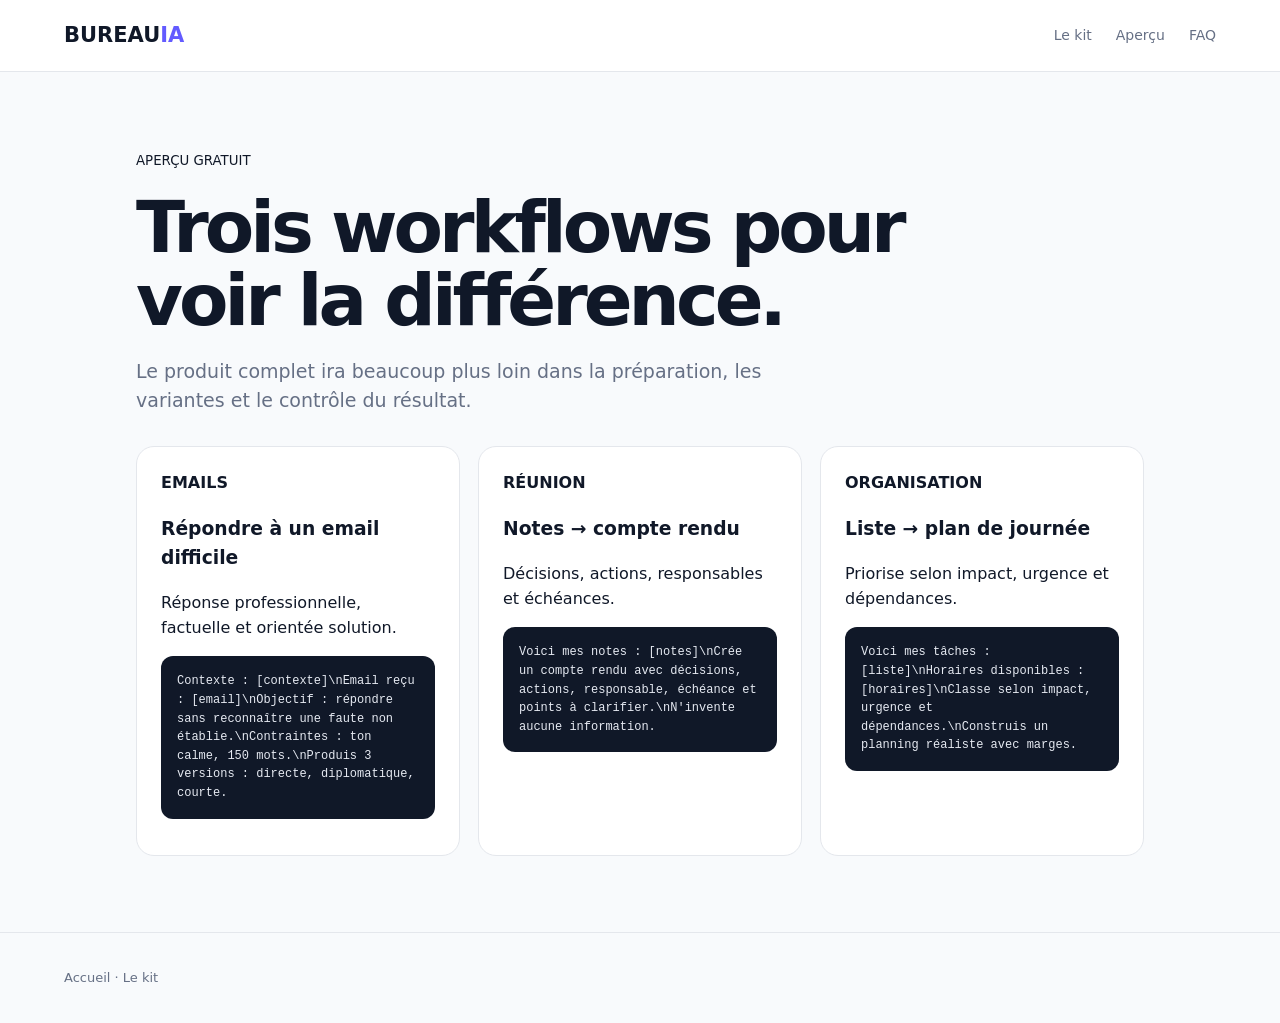
<file: bibliotheque.html>
<!doctype html><html lang="fr"><head><meta charset="utf-8"><meta name="viewport" content="width=device-width,initial-scale=1"><title>Aperçu — BUREAU IA</title><link rel="stylesheet" href="site.css"></head><body><header><a href="index.html"><b>BUREAU<span>IA</span></b></a><nav><a href="produit.html">Le kit</a><a href="bibliotheque.html">Aperçu</a><a href="faq.html">FAQ</a></nav></header><main><section><small>APERÇU GRATUIT</small><h1>Trois workflows pour voir la différence.</h1><p>Le produit complet ira beaucoup plus loin dans la préparation, les variantes et le contrôle du résultat.</p><div class="grid"><article><b>EMAILS</b><h3>Répondre à un email difficile</h3><p>Réponse professionnelle, factuelle et orientée solution.</p><pre>Contexte : [contexte]\nEmail reçu : [email]\nObjectif : répondre sans reconnaître une faute non établie.\nContraintes : ton calme, 150 mots.\nProduis 3 versions : directe, diplomatique, courte.</pre></article><article><b>RÉUNION</b><h3>Notes → compte rendu</h3><p>Décisions, actions, responsables et échéances.</p><pre>Voici mes notes : [notes]\nCrée un compte rendu avec décisions, actions, responsable, échéance et points à clarifier.\nN'invente aucune information.</pre></article><article><b>ORGANISATION</b><h3>Liste → plan de journée</h3><p>Priorise selon impact, urgence et dépendances.</p><pre>Voici mes tâches : [liste]\nHoraires disponibles : [horaires]\nClasse selon impact, urgence et dépendances.\nConstruis un planning réaliste avec marges.</pre></article></div></section></main><footer><a href="index.html">Accueil</a> · <a href="produit.html">Le kit</a></footer></body></html>
</file>
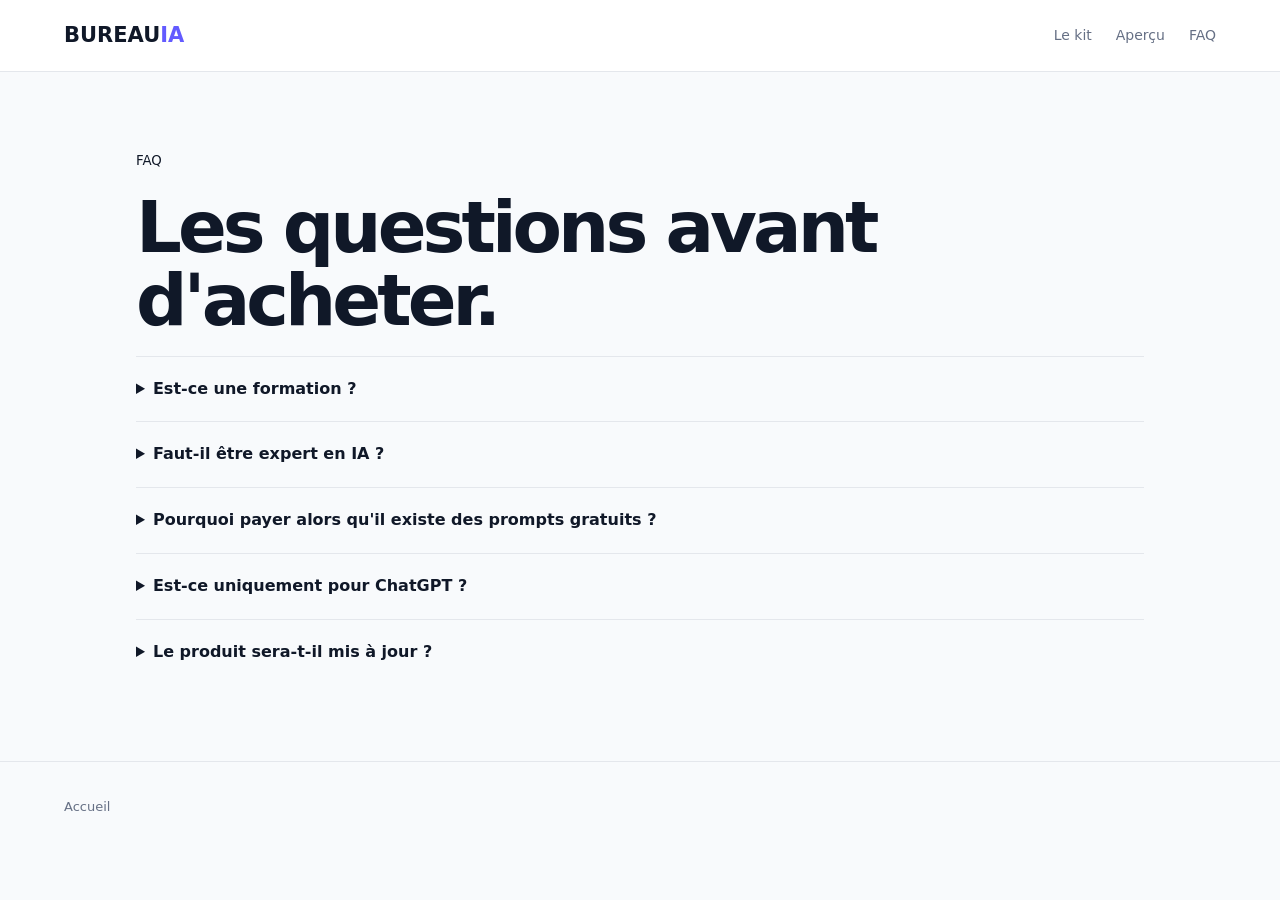
<file: faq.html>
<!doctype html><html lang="fr"><head><meta charset="utf-8"><meta name="viewport" content="width=device-width,initial-scale=1"><title>FAQ — BUREAU IA</title><link rel="stylesheet" href="site.css"></head><body><header><a href="index.html"><b>BUREAU<span>IA</span></b></a><nav><a href="produit.html">Le kit</a><a href="bibliotheque.html">Aperçu</a><a href="faq.html">FAQ</a></nav></header><main><section><small>FAQ</small><h1>Les questions avant d'acheter.</h1><details><summary>Est-ce une formation ?</summary><p>Non. Le cœur du produit est une bibliothèque opérationnelle.</p></details><details><summary>Faut-il être expert en IA ?</summary><p>Non. Les workflows sont conçus pour des professionnels non techniques.</p></details><details><summary>Pourquoi payer alors qu'il existe des prompts gratuits ?</summary><p>Pour la sélection, la structure, les exemples, les contrôles et les mini-workflows.</p></details><details><summary>Est-ce uniquement pour ChatGPT ?</summary><p>La structure est compatible avec les principaux assistants conversationnels.</p></details><details><summary>Le produit sera-t-il mis à jour ?</summary><p>Oui, selon les évolutions importantes des usages et modèles. Les modalités seront précisées avant achat.</p></details></section></main><footer><a href="index.html">Accueil</a></footer></body></html>
</file>
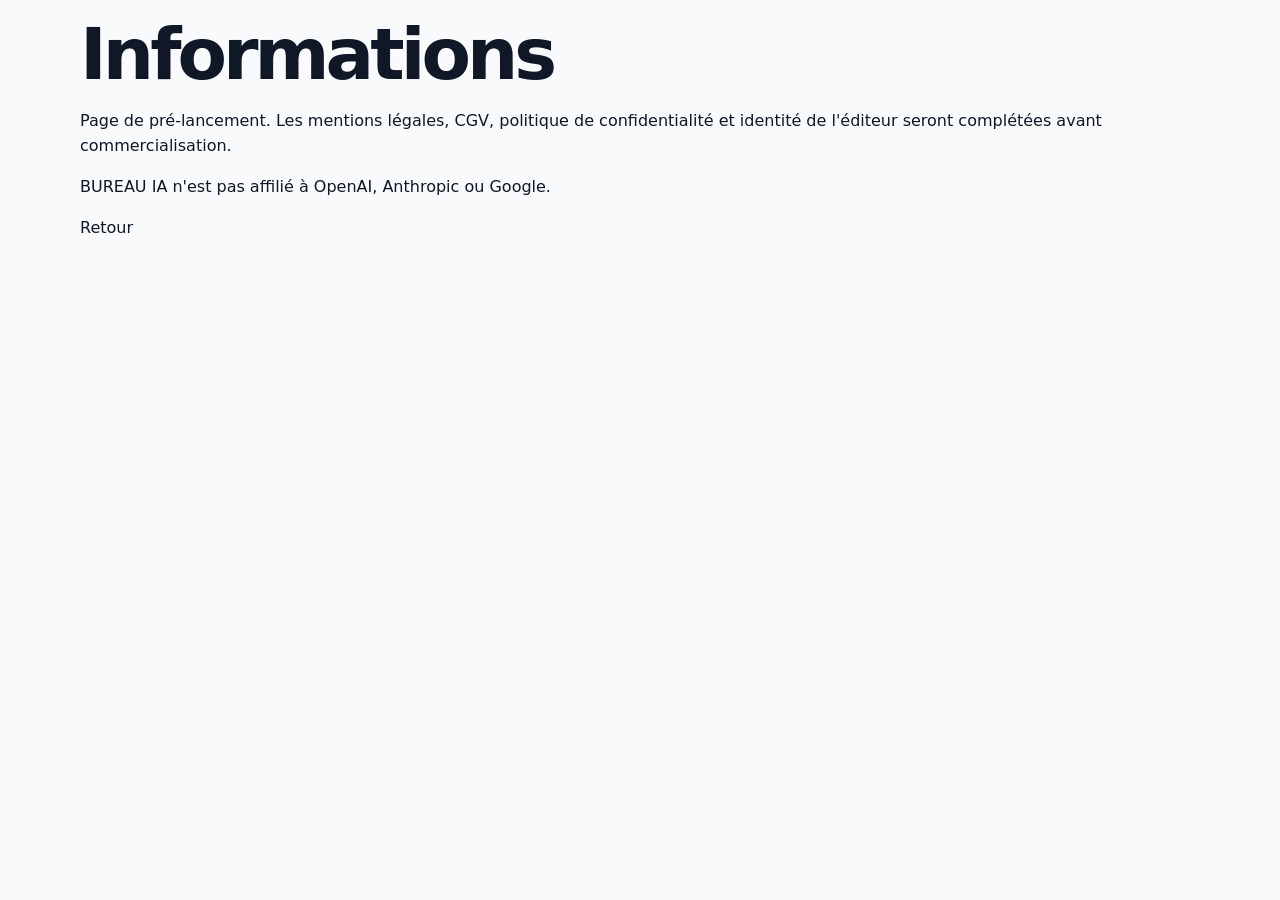
<file: mentions.html>
<!doctype html><html lang="fr"><head><meta charset="utf-8"><meta name="viewport" content="width=device-width,initial-scale=1"><title>Informations — BUREAU IA</title><link rel="stylesheet" href="site.css"></head><body><main><h1>Informations</h1><p>Page de pré-lancement. Les mentions légales, CGV, politique de confidentialité et identité de l'éditeur seront complétées avant commercialisation.</p><p>BUREAU IA n'est pas affilié à OpenAI, Anthropic ou Google.</p><a href="index.html">Retour</a></main></body></html>
</file>
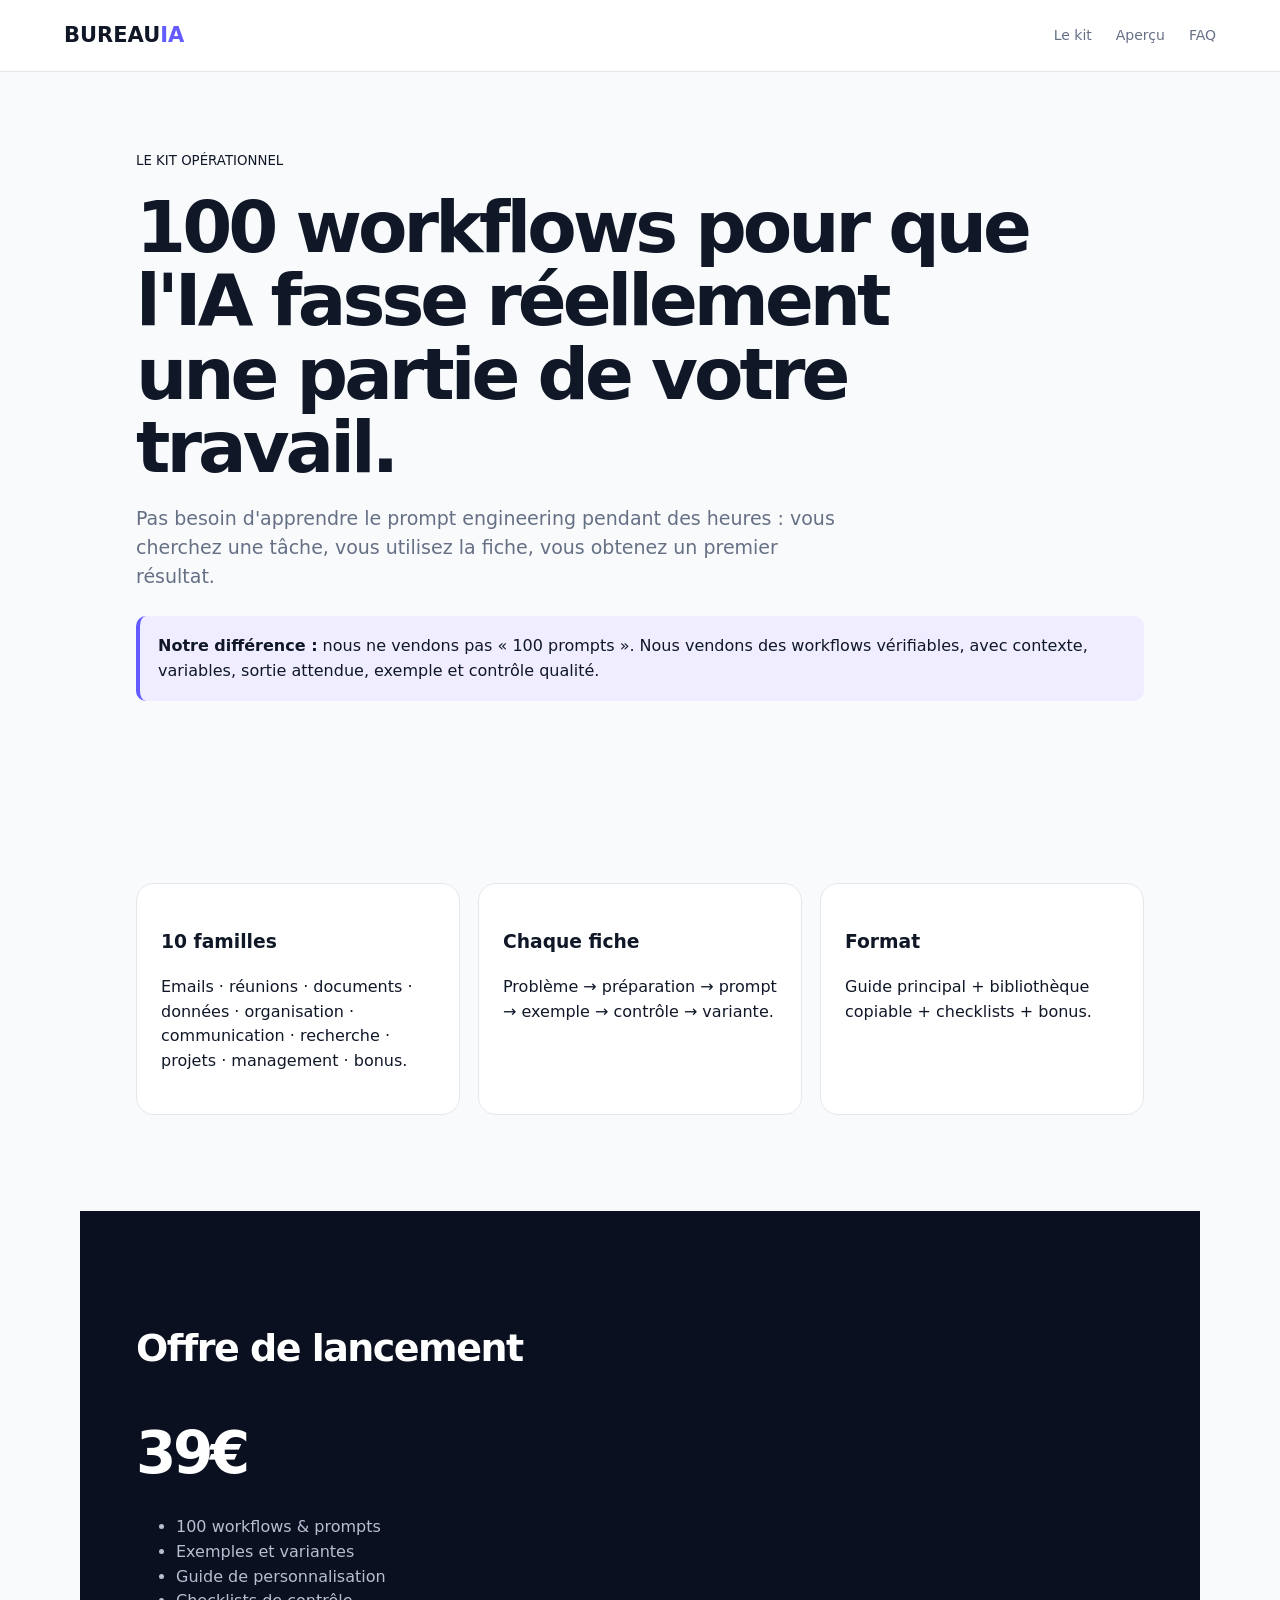
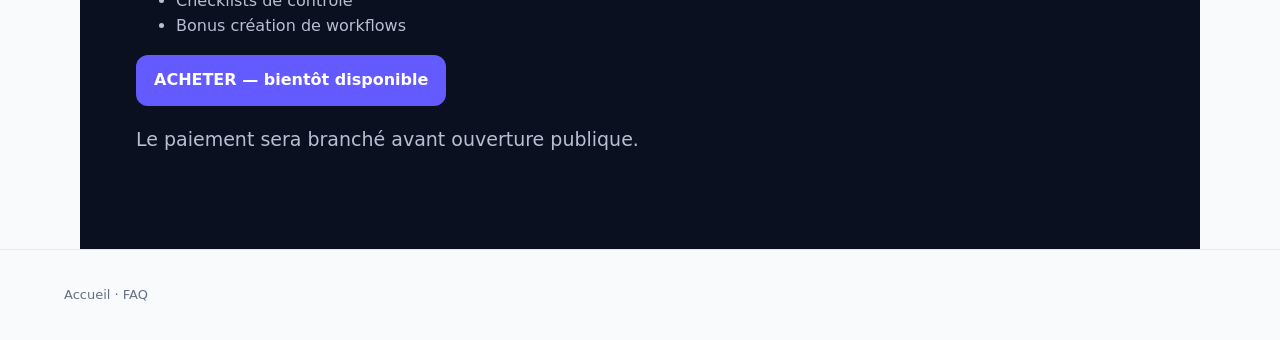
<file: produit.html>
<!doctype html><html lang="fr"><head><meta charset="utf-8"><meta name="viewport" content="width=device-width,initial-scale=1"><title>Le Kit BUREAU IA</title><link rel="stylesheet" href="site.css"></head><body><header><a href="index.html"><b>BUREAU<span>IA</span></b></a><nav><a href="produit.html">Le kit</a><a href="bibliotheque.html">Aperçu</a><a href="faq.html">FAQ</a></nav></header><main><section><small>LE KIT OPÉRATIONNEL</small><h1>100 workflows pour que l'IA fasse réellement une partie de votre travail.</h1><p>Pas besoin d'apprendre le prompt engineering pendant des heures : vous cherchez une tâche, vous utilisez la fiche, vous obtenez un premier résultat.</p><div class="notice"><b>Notre différence :</b> nous ne vendons pas « 100 prompts ». Nous vendons des workflows vérifiables, avec contexte, variables, sortie attendue, exemple et contrôle qualité.</div></section><section><div class="grid"><article><h3>10 familles</h3><p>Emails · réunions · documents · données · organisation · communication · recherche · projets · management · bonus.</p></article><article><h3>Chaque fiche</h3><p>Problème → préparation → prompt → exemple → contrôle → variante.</p></article><article><h3>Format</h3><p>Guide principal + bibliothèque copiable + checklists + bonus.</p></article></div></section><section class="dark"><h2>Offre de lancement</h2><strong class="price">39€</strong><ul><li>100 workflows & prompts</li><li>Exemples et variantes</li><li>Guide de personnalisation</li><li>Checklists de contrôle</li><li>Bonus création de workflows</li></ul><a class="btn" href="#">ACHETER — bientôt disponible</a><p class="small">Le paiement sera branché avant ouverture publique.</p></section></main><footer><a href="index.html">Accueil</a> · <a href="faq.html">FAQ</a></footer></body></html>
</file>
<file: site.css>
*{box-sizing:border-box}body{margin:0;font-family:Inter,system-ui,sans-serif;color:#101828;background:#f8fafc;line-height:1.55}a{color:inherit;text-decoration:none}header{height:72px;display:flex;align-items:center;justify-content:space-between;padding:0 5%;border-bottom:1px solid #e4e7ec;background:#fff;position:sticky;top:0;z-index:2}header b{font-size:21px}header b span{color:#635bff}nav{display:flex;gap:24px;color:#667085;font-size:14px}.btn{display:inline-block;background:#635bff;color:#fff;border-radius:12px;padding:13px 18px;font-weight:800}main{max-width:1120px;margin:auto}.hero{padding:100px 5% 80px;background:linear-gradient(135deg,#fff,#eeebff)}section{padding:76px 5%}h1{font-size:clamp(42px,6vw,72px);line-height:1.02;letter-spacing:-.055em;max-width:900px;margin:18px 0}h1 em{color:#635bff;font-style:normal}h2{font-size:38px;letter-spacing:-.04em}.hero p,section>p{font-size:19px;color:#667085;max-width:720px}.grid{display:grid;grid-template-columns:repeat(3,1fr);gap:18px;margin-top:30px}.grid article{background:#fff;border:1px solid #e4e7ec;border-radius:18px;padding:24px}.dark{background:#0b1020;color:#fff;margin-top:20px}.dark article{background:#11182b;border-color:#27324b}.dark p,.dark li{color:#b7bfd0}.price{font-size:58px;letter-spacing:-.06em}pre{background:#101828;color:#e6eaf2;border-radius:12px;padding:16px;white-space:pre-wrap;font-size:12px}.notice{padding:18px;background:#efedff;border-left:4px solid #635bff;border-radius:10px;margin-top:24px}details{padding:20px 0;border-top:1px solid #e4e7ec}summary{font-weight:800;cursor:pointer}footer{padding:35px 5%;border-top:1px solid #e4e7ec;color:#667085;font-size:13px}@media(max-width:750px){nav{display:none}.grid{grid-template-columns:1fr}.hero{padding-top:65px}}
</file>
